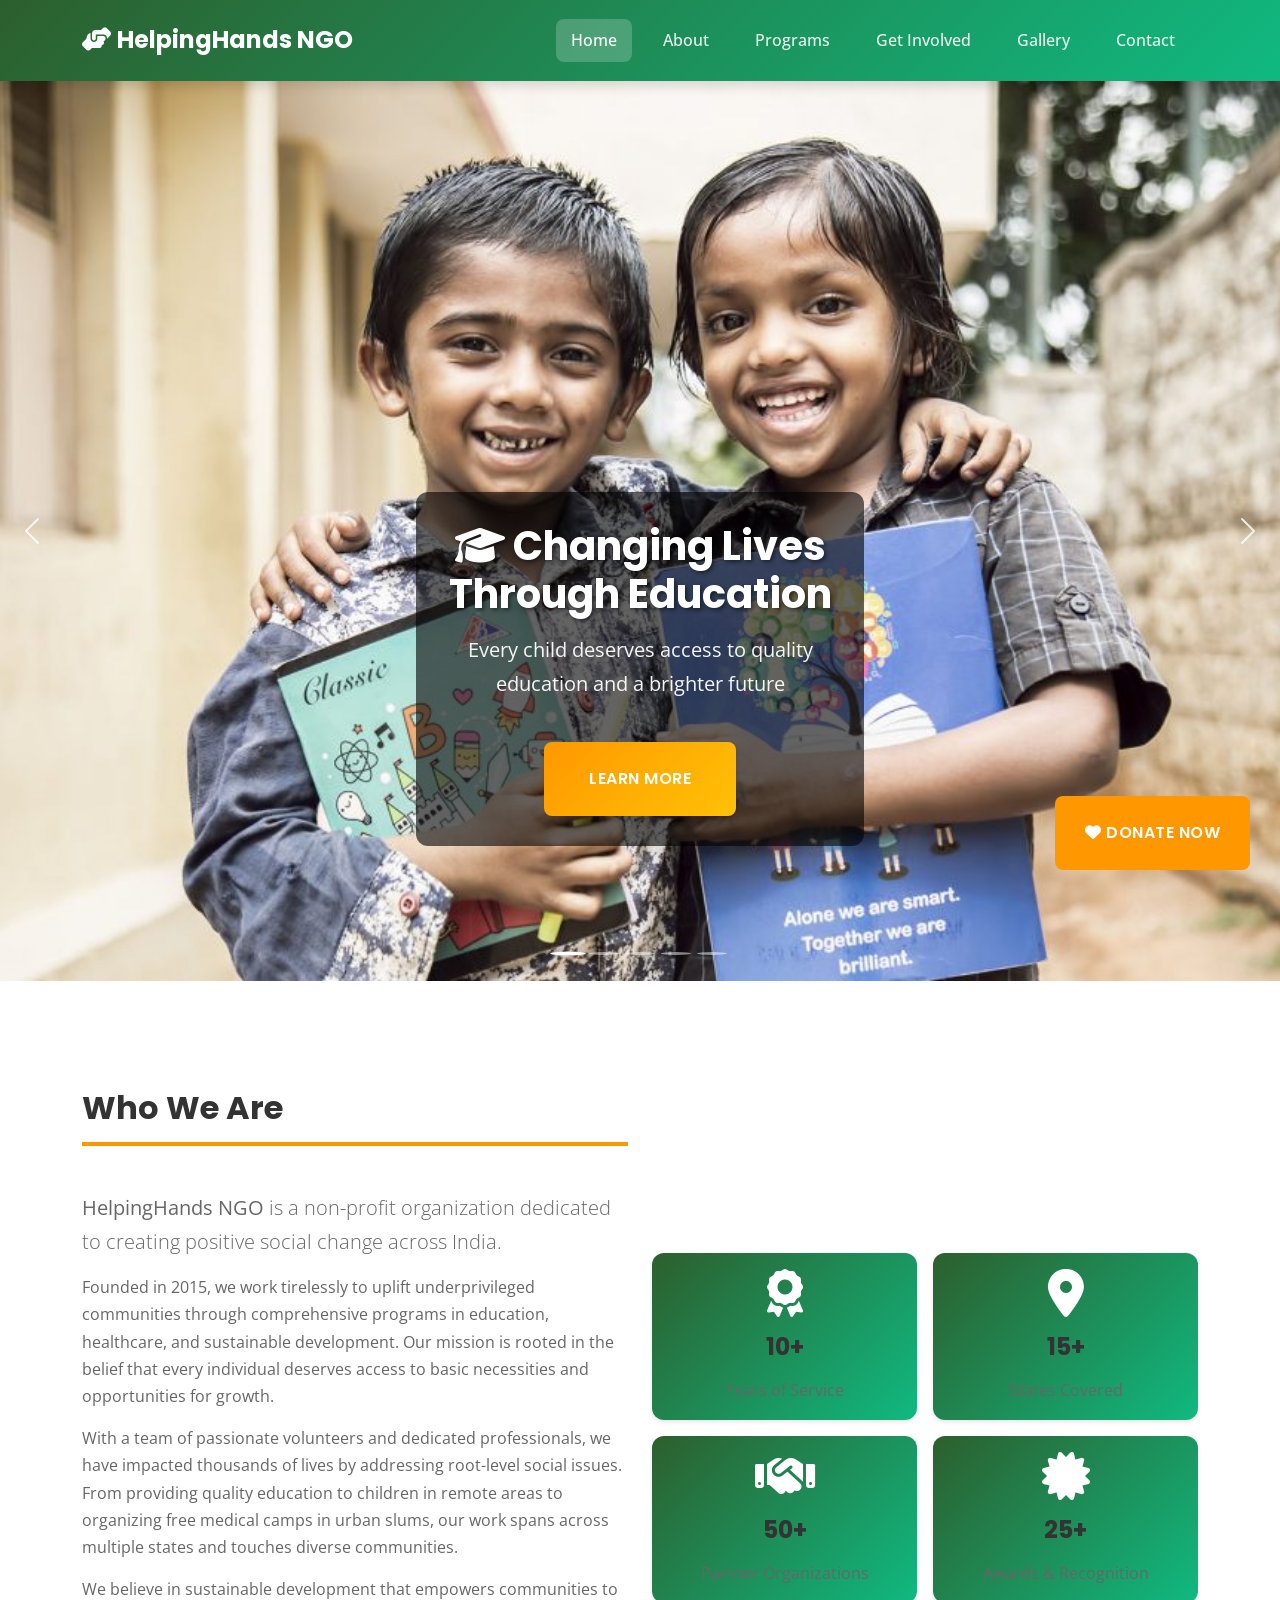
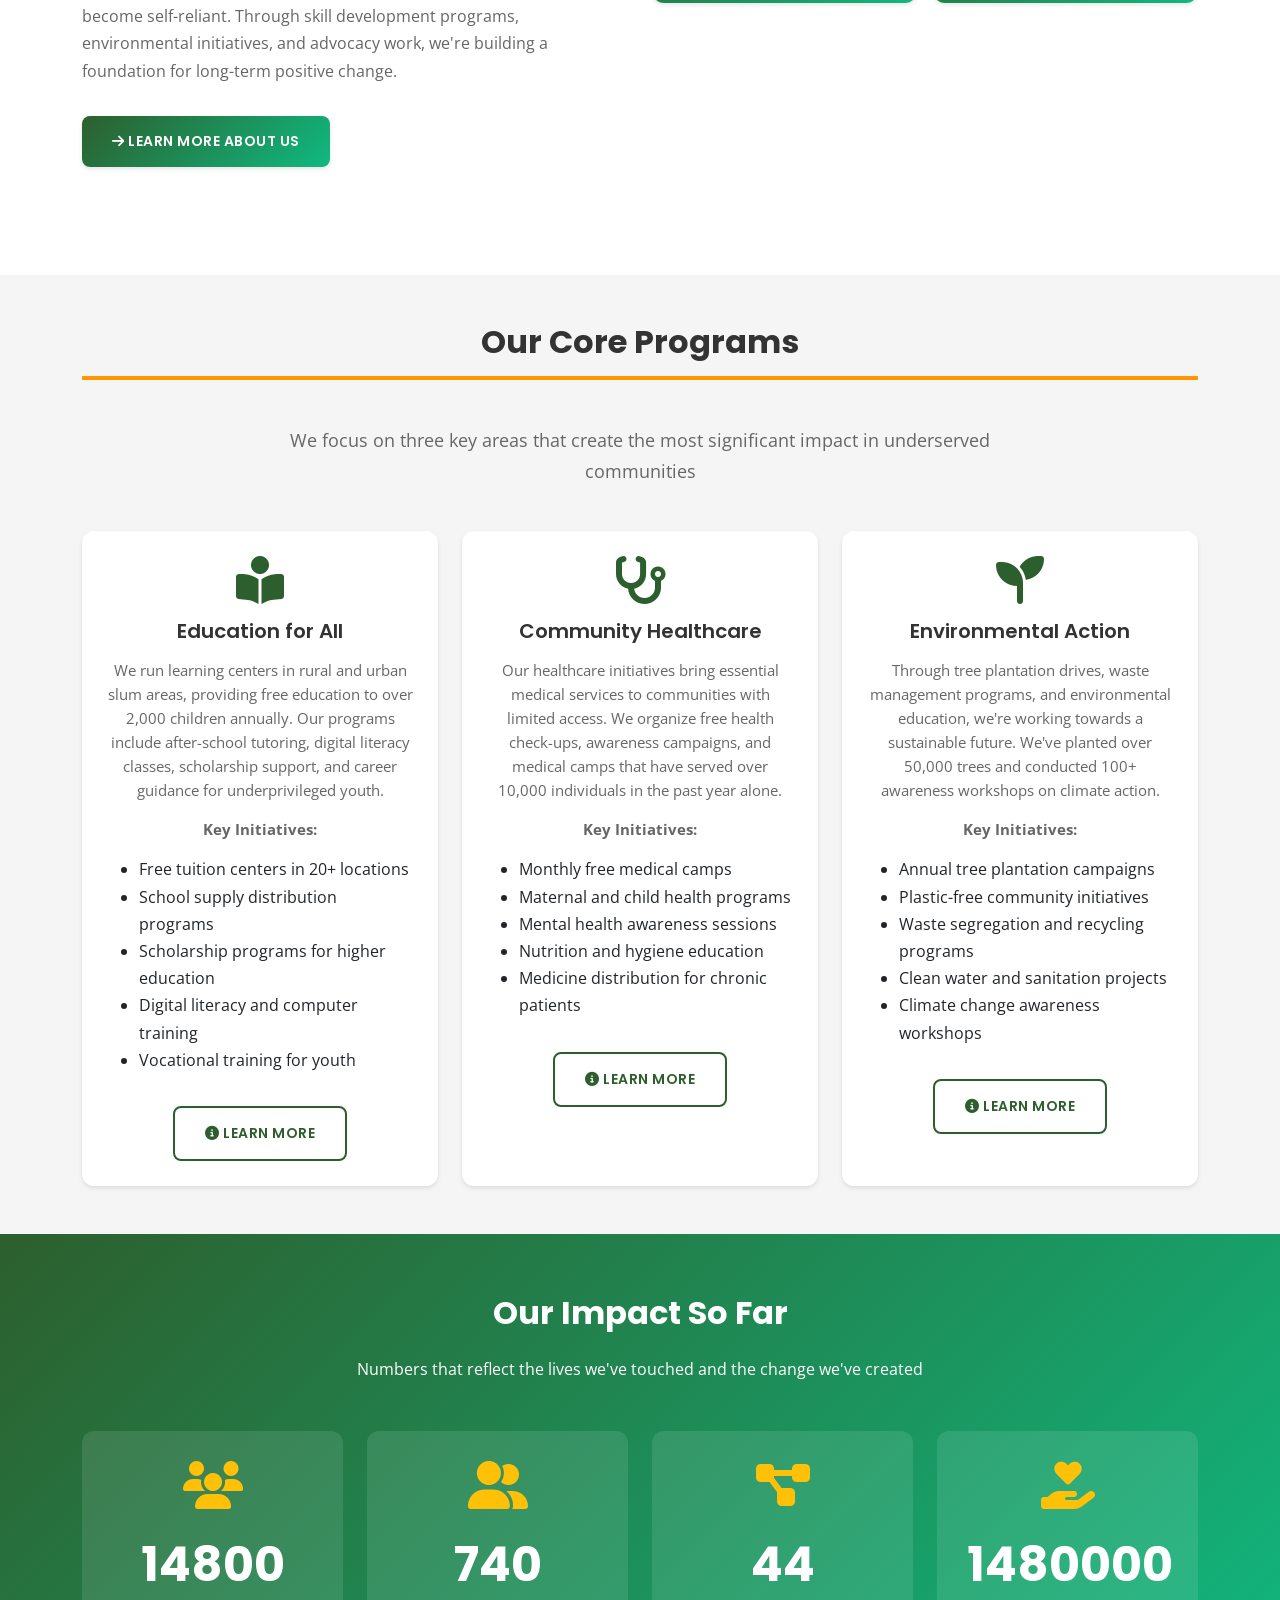
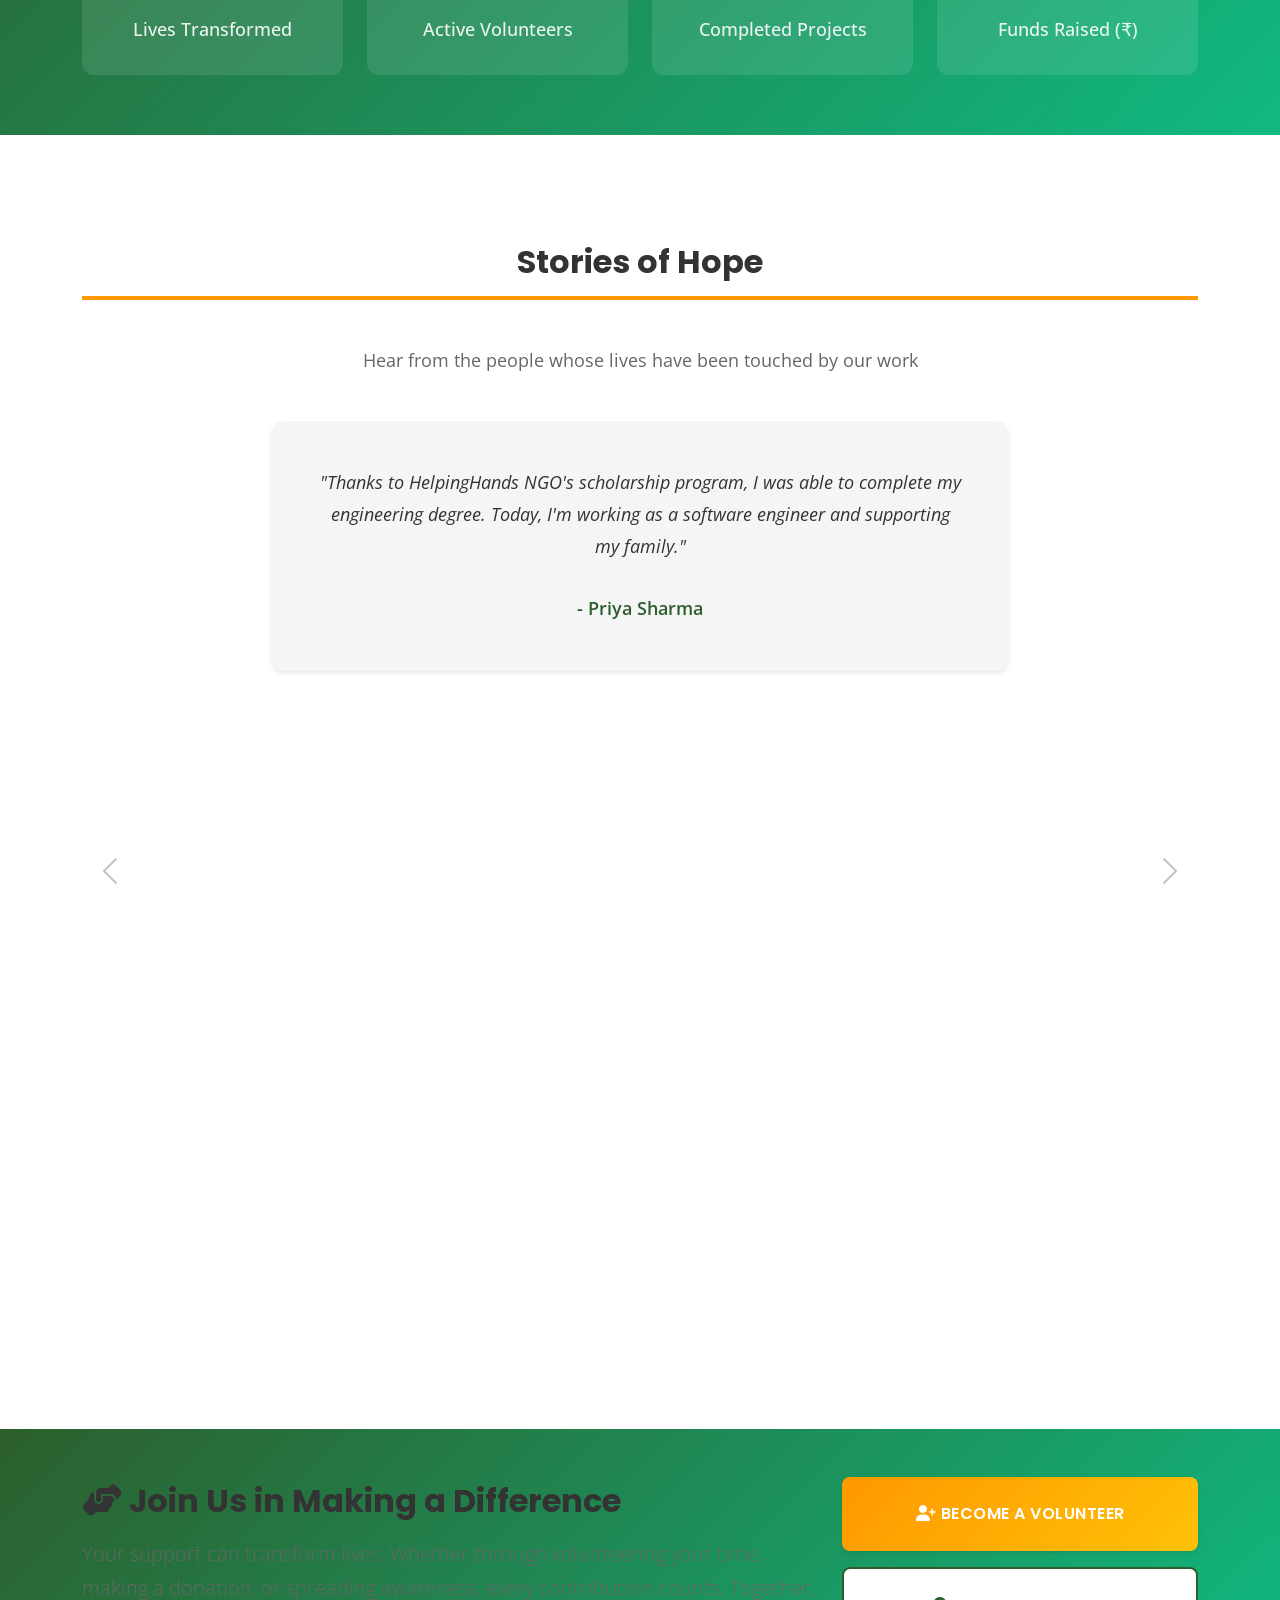
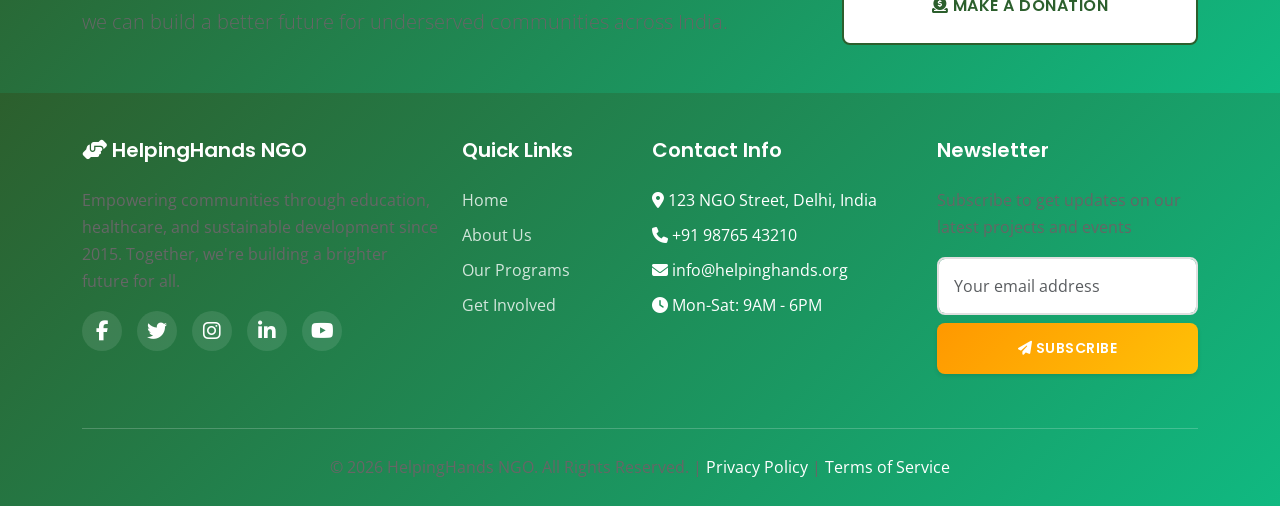
<file: index.html>
<!DOCTYPE html>
<html lang="en">

<head>
    <meta charset="UTF-8">
    <meta name="viewport" content="width=device-width, initial-scale=1.0">
    <meta name="description"
        content="HelpingHands NGO - Empowering communities through education, healthcare, and sustainable development. Join us in making a difference.">
    <meta name="keywords" content="NGO, charity, education, healthcare, environment, volunteer, donate">
    <title>HelpingHands NGO - Empowering Communities for a Better Tomorrow</title>

    <!-- Bootstrap CSS -->
    <link href="https://cdn.jsdelivr.net/npm/bootstrap@5.3.2/dist/css/bootstrap.min.css" rel="stylesheet">
    <!-- Font Awesome -->
    <link rel="stylesheet" href="https://cdnjs.cloudflare.com/ajax/libs/font-awesome/6.5.1/css/all.min.css">
    <!-- Custom CSS -->
    <link href="style.css" rel="stylesheet">
</head>

<body>

    <!-- Navbar -->
    <nav class="navbar navbar-expand-lg navbar-dark">
        <div class="container">
            <a class="navbar-brand" href="index.html">
                <i class="fas fa-hands-helping"></i> HelpingHands NGO
            </a>
            <button class="navbar-toggler" type="button" data-bs-toggle="collapse" data-bs-target="#navbarNav">
                <span class="navbar-toggler-icon"></span>
            </button>
            <div class="collapse navbar-collapse" id="navbarNav">
                <ul class="navbar-nav ms-auto">
                    <li class="nav-item"><a class="nav-link active" href="index.html">Home</a></li>
                    <li class="nav-item"><a class="nav-link" href="about.html">About</a></li>
                    <li class="nav-item"><a class="nav-link" href="causes.html">Programs</a></li>
                    <li class="nav-item"><a class="nav-link" href="volunteer.html">Get Involved</a></li>
                    <li class="nav-item"><a class="nav-link" href="gallery.html">Gallery</a></li>
                    <li class="nav-item"><a class="nav-link" href="contact.html">Contact</a></li>
                </ul>
            </div>
        </div>
    </nav>

    <!-- Hero Carousel -->
    <div id="heroCarousel" class="carousel slide" data-bs-ride="carousel">
        <div class="carousel-indicators">
            <button type="button" data-bs-target="#heroCarousel" data-bs-slide-to="0" class="active"></button>
            <button type="button" data-bs-target="#heroCarousel" data-bs-slide-to="1"></button>
            <button type="button" data-bs-target="#heroCarousel" data-bs-slide-to="2"></button>
            <button type="button" data-bs-target="#heroCarousel" data-bs-slide-to="3"></button>
            <button type="button" data-bs-target="#heroCarousel" data-bs-slide-to="4"></button>
        </div>
        <div class="carousel-inner">
            <div class="carousel-item active">
                <img src="images/homepage.jpg" class="d-block w-100" alt="Education for All">
                <div class="carousel-caption">
                    <h2><i class="fas fa-graduation-cap"></i> Changing Lives Through Education</h2>
                    <p>Every child deserves access to quality education and a brighter future</p>
                    <a href="causes.html" class="btn btn-secondary btn-lg mt-3">Learn More</a>
                </div>
            </div>
            <div class="carousel-item">
                <img src="images/homepage2.jpg" class="d-block w-100" alt="Healthcare Services">
                <div class="carousel-caption">
                    <h2><i class="fas fa-heartbeat"></i> Healthcare for the Underserved</h2>
                    <p>Providing essential medical services to communities in need</p>
                    <a href="causes.html" class="btn btn-secondary btn-lg mt-3">Our Programs</a>
                </div>
            </div>
            <div class="carousel-item">
                <img src="images/homepage3.jpg" class="d-block w-100" alt="Environmental Protection">
                <div class="carousel-caption">
                    <h2><i class="fas fa-leaf"></i> Protecting Our Environment</h2>
                    <p>Building a sustainable future through environmental action</p>
                    <a href="causes.html" class="btn btn-secondary btn-lg mt-3">Get Involved</a>
                </div>
            </div>
            <div class="carousel-item">
                <img src="images/homepage1.jpg" class="d-block w-100" alt="Community Development">
                <div class="carousel-caption">
                    <h2><i class="fas fa-users"></i> Empowering Communities</h2>
                    <p>Creating lasting change through community-driven initiatives</p>
                    <a href="volunteer.html" class="btn btn-secondary btn-lg mt-3">Volunteer Now</a>
                </div>
            </div>
            <div class="carousel-item">
                <img src="images/homepage4.jpg" class="d-block w-100" alt="Women Empowerment">
                <div class="carousel-caption">
                    <h2><i class="fas fa-female"></i> Women's Empowerment</h2>
                    <p>Supporting women through skill development and economic opportunities</p>
                    <a href="volunteer.html" class="btn btn-secondary btn-lg mt-3">Support Us</a>
                </div>
            </div>
        </div>
        <button class="carousel-control-prev" type="button" data-bs-target="#heroCarousel" data-bs-slide="prev">
            <span class="carousel-control-prev-icon"></span>
        </button>
        <button class="carousel-control-next" type="button" data-bs-target="#heroCarousel" data-bs-slide="next">
            <span class="carousel-control-next-icon"></span>
        </button>
    </div>

    <!-- Mission Statement -->
    <section class="container my-5">
        <div class="row align-items-center">
            <div class="col-lg-6 mb-4 mb-lg-0">
                <h2 class="section-title text-start">Who We Are</h2>
                <p class="lead">
                    <strong>HelpingHands NGO</strong> is a non-profit organization dedicated to creating positive social
                    change across India.
                </p>
                <p>
                    Founded in 2015, we work tirelessly to uplift underprivileged communities through comprehensive
                    programs in education, healthcare, and sustainable development. Our mission is rooted in the belief
                    that every individual deserves access to basic necessities and opportunities for growth.
                </p>
                <p>
                    With a team of passionate volunteers and dedicated professionals, we have impacted thousands of
                    lives by addressing root-level social issues. From providing quality education to children in remote
                    areas to organizing free medical camps in urban slums, our work spans across multiple states and
                    touches diverse communities.
                </p>
                <p>
                    We believe in sustainable development that empowers communities to become self-reliant. Through
                    skill development programs, environmental initiatives, and advocacy work, we're building a
                    foundation for long-term positive change.
                </p>
                <a href="about.html" class="btn btn-primary mt-3">
                    <i class="fas fa-arrow-right"></i> Learn More About Us
                </a>
            </div>
            <div class="col-lg-6">
                <div class="row g-3">
                    <div class="col-6">
                        <div class="card text-center p-3 card-gradient">
                            <i class="fas fa-award fa-3x mb-3"></i>
                            <h4>10+</h4>
                            <p class="mb-0">Years of Service</p>
                        </div>
                    </div>
                    <div class="col-6">
                        <div class="card text-center p-3 card-gradient">
                            <i class="fas fa-map-marker-alt fa-3x mb-3"></i>
                            <h4>15+</h4>
                            <p class="mb-0">States Covered</p>
                        </div>
                    </div>
                    <div class="col-6">
                        <div class="card text-center p-3 card-gradient">
                            <i class="fas fa-handshake fa-3x mb-3"></i>
                            <h4>50+</h4>
                            <p class="mb-0">Partner Organizations</p>
                        </div>
                    </div>
                    <div class="col-6">
                        <div class="card text-center p-3 card-gradient">
                            <i class="fas fa-certificate fa-3x mb-3"></i>
                            <h4>25+</h4>
                            <p class="mb-0">Awards & Recognition</p>
                        </div>
                    </div>
                </div>
            </div>
        </div>
    </section>

    <!-- Core Programs -->
    <section class="bg-light-custom py-5">
        <div class="container">
            <h2 class="section-title">Our Core Programs</h2>
            <p class="section-subtitle">
                We focus on three key areas that create the most significant impact in underserved communities
            </p>
            <div class="row g-4">
                <div class="col-md-4">
                    <div class="card h-100">
                        <div class="card-body text-center">
                            <i class="fas fa-book-reader card-icon"></i>
                            <h5 class="card-title">Education for All</h5>
                            <p class="card-text">
                                We run learning centers in rural and urban slum areas, providing free education to over
                                2,000 children annually. Our programs include after-school tutoring, digital literacy
                                classes, scholarship support, and career guidance for underprivileged youth.
                            </p>
                            <p class="card-text">
                                <strong>Key Initiatives:</strong>
                            </p>
                            <ul class="text-start">
                                <li>Free tuition centers in 20+ locations</li>
                                <li>School supply distribution programs</li>
                                <li>Scholarship programs for higher education</li>
                                <li>Digital literacy and computer training</li>
                                <li>Vocational training for youth</li>
                            </ul>
                            <a href="causes.html" class="btn btn-outline-primary mt-3">
                                <i class="fas fa-info-circle"></i> Learn More
                            </a>
                        </div>
                    </div>
                </div>
                <div class="col-md-4">
                    <div class="card h-100">
                        <div class="card-body text-center">
                            <i class="fas fa-stethoscope card-icon"></i>
                            <h5 class="card-title">Community Healthcare</h5>
                            <p class="card-text">
                                Our healthcare initiatives bring essential medical services to communities with limited
                                access. We organize free health check-ups, awareness campaigns, and medical camps that
                                have served over 10,000 individuals in the past year alone.
                            </p>
                            <p class="card-text">
                                <strong>Key Initiatives:</strong>
                            </p>
                            <ul class="text-start">
                                <li>Monthly free medical camps</li>
                                <li>Maternal and child health programs</li>
                                <li>Mental health awareness sessions</li>
                                <li>Nutrition and hygiene education</li>
                                <li>Medicine distribution for chronic patients</li>
                            </ul>
                            <a href="causes.html" class="btn btn-outline-primary mt-3">
                                <i class="fas fa-info-circle"></i> Learn More
                            </a>
                        </div>
                    </div>
                </div>
                <div class="col-md-4">
                    <div class="card h-100">
                        <div class="card-body text-center">
                            <i class="fas fa-seedling card-icon"></i>
                            <h5 class="card-title">Environmental Action</h5>
                            <p class="card-text">
                                Through tree plantation drives, waste management programs, and environmental education,
                                we're working towards a sustainable future. We've planted over 50,000 trees and
                                conducted 100+ awareness workshops on climate action.
                            </p>
                            <p class="card-text">
                                <strong>Key Initiatives:</strong>
                            </p>
                            <ul class="text-start">
                                <li>Annual tree plantation campaigns</li>
                                <li>Plastic-free community initiatives</li>
                                <li>Waste segregation and recycling programs</li>
                                <li>Clean water and sanitation projects</li>
                                <li>Climate change awareness workshops</li>
                            </ul>
                            <a href="causes.html" class="btn btn-outline-primary mt-3">
                                <i class="fas fa-info-circle"></i> Learn More
                            </a>
                        </div>
                    </div>
                </div>
            </div>
        </div>
    </section>

    <!-- Impact Statistics -->
    <section class="stats-section">
        <div class="container">
            <h2 class="text-center mb-4 text-white">Our Impact So Far</h2>
            <p class="text-center text-white mb-5">Numbers that reflect the lives we've touched and the change we've
                created</p>
            <div class="row g-4">
                <div class="col-md-3 col-sm-6">
                    <div class="stat-card">
                        <i class="fas fa-users stat-icon"></i>
                        <div class="stat-number counter" data-target="50000">0</div>
                        <div class="stat-label">Lives Transformed</div>
                    </div>
                </div>
                <div class="col-md-3 col-sm-6">
                    <div class="stat-card">
                        <i class="fas fa-user-friends stat-icon"></i>
                        <div class="stat-number counter" data-target="2500">0</div>
                        <div class="stat-label">Active Volunteers</div>
                    </div>
                </div>
                <div class="col-md-3 col-sm-6">
                    <div class="stat-card">
                        <i class="fas fa-project-diagram stat-icon"></i>
                        <div class="stat-number counter" data-target="150">0</div>
                        <div class="stat-label">Completed Projects</div>
                    </div>
                </div>
                <div class="col-md-3 col-sm-6">
                    <div class="stat-card">
                        <i class="fas fa-hand-holding-heart stat-icon"></i>
                        <div class="stat-number counter" data-target="5000000">0</div>
                        <div class="stat-label">Funds Raised (₹)</div>
                    </div>
                </div>
            </div>
        </div>
    </section>

    <!-- Stories Section -->
    <section class="container my-5">
        <h2 class="section-title">Stories of Hope</h2>
        <p class="section-subtitle">
            Hear from the people whose lives have been touched by our work
        </p>
        <div id="storySlider" class="carousel slide" data-bs-ride="carousel" data-bs-interval="4000">
            <div class="carousel-indicators">
                <button type="button" data-bs-target="#storySlider" data-bs-slide-to="0" class="active"
                    aria-current="true" aria-label="Story 1"></button>
                <button type="button" data-bs-target="#storySlider" data-bs-slide-to="1" aria-label="Story 2"></button>
                <button type="button" data-bs-target="#storySlider" data-bs-slide-to="2" aria-label="Story 3"></button>
            </div>
            <div class="carousel-inner">
                <div class="carousel-item active" data-bs-interval="4000">
                    <div class="row justify-content-center">
                        <div class="col-md-8">
                            <div class="story-box">
                                <p class="story-quote">
                                    "Thanks to HelpingHands NGO's scholarship program, I was able to complete my
                                    engineering degree. Today, I'm working as a software engineer and supporting my
                                    family."
                                </p>
                                <p class="person-name">- Priya Sharma</p>
                            </div>
                        </div>
                    </div>
                </div>
                <div class="carousel-item" data-bs-interval="4000">
                    <div class="row justify-content-center">
                        <div class="col-md-8">
                            <div class="story-box">
                                <p class="story-quote">
                                    "The free medical camp organized by HelpingHands in our village saved my mother's
                                    life. They detected her diabetes early and provided free medication."
                                </p>
                                <p class="person-name">- Rajesh Kumar</p>
                            </div>
                        </div>
                    </div>
                </div>
                <div class="carousel-item" data-bs-interval="4000">
                    <div class="row justify-content-center">
                        <div class="col-md-8">
                            <div class="story-box">
                                <p class="story-quote">
                                    "Volunteering with HelpingHands has been the most rewarding experience of my life.
                                    Teaching children who are eager to learn has taught me about resilience."
                                </p>
                                <p class="person-name">- Anita Desai</p>
                            </div>
                        </div>
                    </div>
                </div>
            </div>
            <button class="carousel-control-prev" type="button" data-bs-target="#storySlider" data-bs-slide="prev">
                <span class="carousel-control-prev-icon" aria-hidden="true"></span>
                <span class="visually-hidden">Previous</span>
            </button>
            <button class="carousel-control-next" type="button" data-bs-target="#storySlider" data-bs-slide="next">
                <span class="carousel-control-next-icon" aria-hidden="true"></span>
                <span class="visually-hidden">Next</span>
            </button>
        </div>
    </section>

    <!-- Call to Action -->
    <section class="bg-gradient-primary py-5">
        <div class="container">
            <div class="row align-items-center">
                <div class="col-lg-8 text-white mb-4 mb-lg-0">
                    <h2 class="mb-3"><i class="fas fa-hands-helping"></i> Join Us in Making a Difference</h2>
                    <p class="lead mb-0">
                        Your support can transform lives. Whether through volunteering your time, making a donation, or
                        spreading awareness, every contribution counts. Together, we can build a better future for
                        underserved communities across India.
                    </p>
                </div>
                <div class="col-lg-4 text-center">
                    <a href="volunteer.html" class="btn btn-secondary btn-lg mb-3 w-100">
                        <i class="fas fa-user-plus"></i> Become a Volunteer
                    </a>
                    <a href="volunteer.html#donate" class="btn btn-outline-primary btn-lg w-100"
                        style="background: white;">
                        <i class="fas fa-donate"></i> Make a Donation
                    </a>
                </div>
            </div>
        </div>
    </section>

    <!-- Footer -->
    <footer>
        <div class="container">
            <div class="row">
                <div class="col-lg-4 footer-section">
                    <h5 class="footer-title">
                        <i class="fas fa-hands-helping"></i> HelpingHands NGO
                    </h5>
                    <p>
                        Empowering communities through education, healthcare, and sustainable development since 2015.
                        Together, we're building a brighter future for all.
                    </p>
                    <div class="social-icons mt-3">
                        <a href="#" class="social-icon"><i class="fab fa-facebook-f"></i></a>
                        <a href="#" class="social-icon"><i class="fab fa-twitter"></i></a>
                        <a href="#" class="social-icon"><i class="fab fa-instagram"></i></a>
                        <a href="#" class="social-icon"><i class="fab fa-linkedin-in"></i></a>
                        <a href="#" class="social-icon"><i class="fab fa-youtube"></i></a>
                    </div>
                </div>
                <div class="col-lg-2 col-md-6 footer-section">
                    <h5 class="footer-title">Quick Links</h5>
                    <ul class="footer-links">
                        <li><a href="index.html">Home</a></li>
                        <li><a href="about.html">About Us</a></li>
                        <li><a href="causes.html">Our Programs</a></li>
                        <li><a href="volunteer.html">Get Involved</a></li>
                    </ul>
                </div>
                <div class="col-lg-3 col-md-6 footer-section">
                    <h5 class="footer-title">Contact Info</h5>
                    <ul class="footer-links">
                        <li><i class="fas fa-map-marker-alt"></i> 123 NGO Street, Delhi, India</li>
                        <li><i class="fas fa-phone"></i> +91 98765 43210</li>
                        <li><i class="fas fa-envelope"></i> info@helpinghands.org</li>
                        <li><i class="fas fa-clock"></i> Mon-Sat: 9AM - 6PM</li>
                    </ul>
                </div>
                <div class="col-lg-3 footer-section">
                    <h5 class="footer-title">Newsletter</h5>
                    <p>Subscribe to get updates on our latest projects and events</p>
                    <form class="mt-3">
                        <div class="mb-2">
                            <input type="email" class="form-control" placeholder="Your email address" required>
                        </div>
                        <button type="submit" class="btn btn-secondary w-100">
                            <i class="fas fa-paper-plane"></i> Subscribe
                        </button>
                    </form>
                </div>
            </div>
            <div class="footer-bottom mt-4">
                <p class="mb-0">
                    © 2026 HelpingHands NGO. All Rights Reserved. |
                    <a href="#" class="text-white">Privacy Policy</a> |
                    <a href="#" class="text-white">Terms of Service</a>
                </p>
            </div>
        </div>
    </footer>

    <!-- Sticky Donate Button -->
    <div class="sticky-donate">
        <a href="volunteer.html#donate" class="btn">
            <i class="fas fa-heart"></i> Donate Now
        </a>
    </div>

    <!-- Back to Top Button -->
    <div class="back-to-top">
        <i class="fas fa-arrow-up"></i>
    </div>

    <!-- Bootstrap JS -->
    <script src="https://cdn.jsdelivr.net/npm/bootstrap@5.3.2/dist/js/bootstrap.bundle.min.js"></script>
    <!-- Custom JS -->
    <script src="script.js"></script>
</body>

</html>
</file>
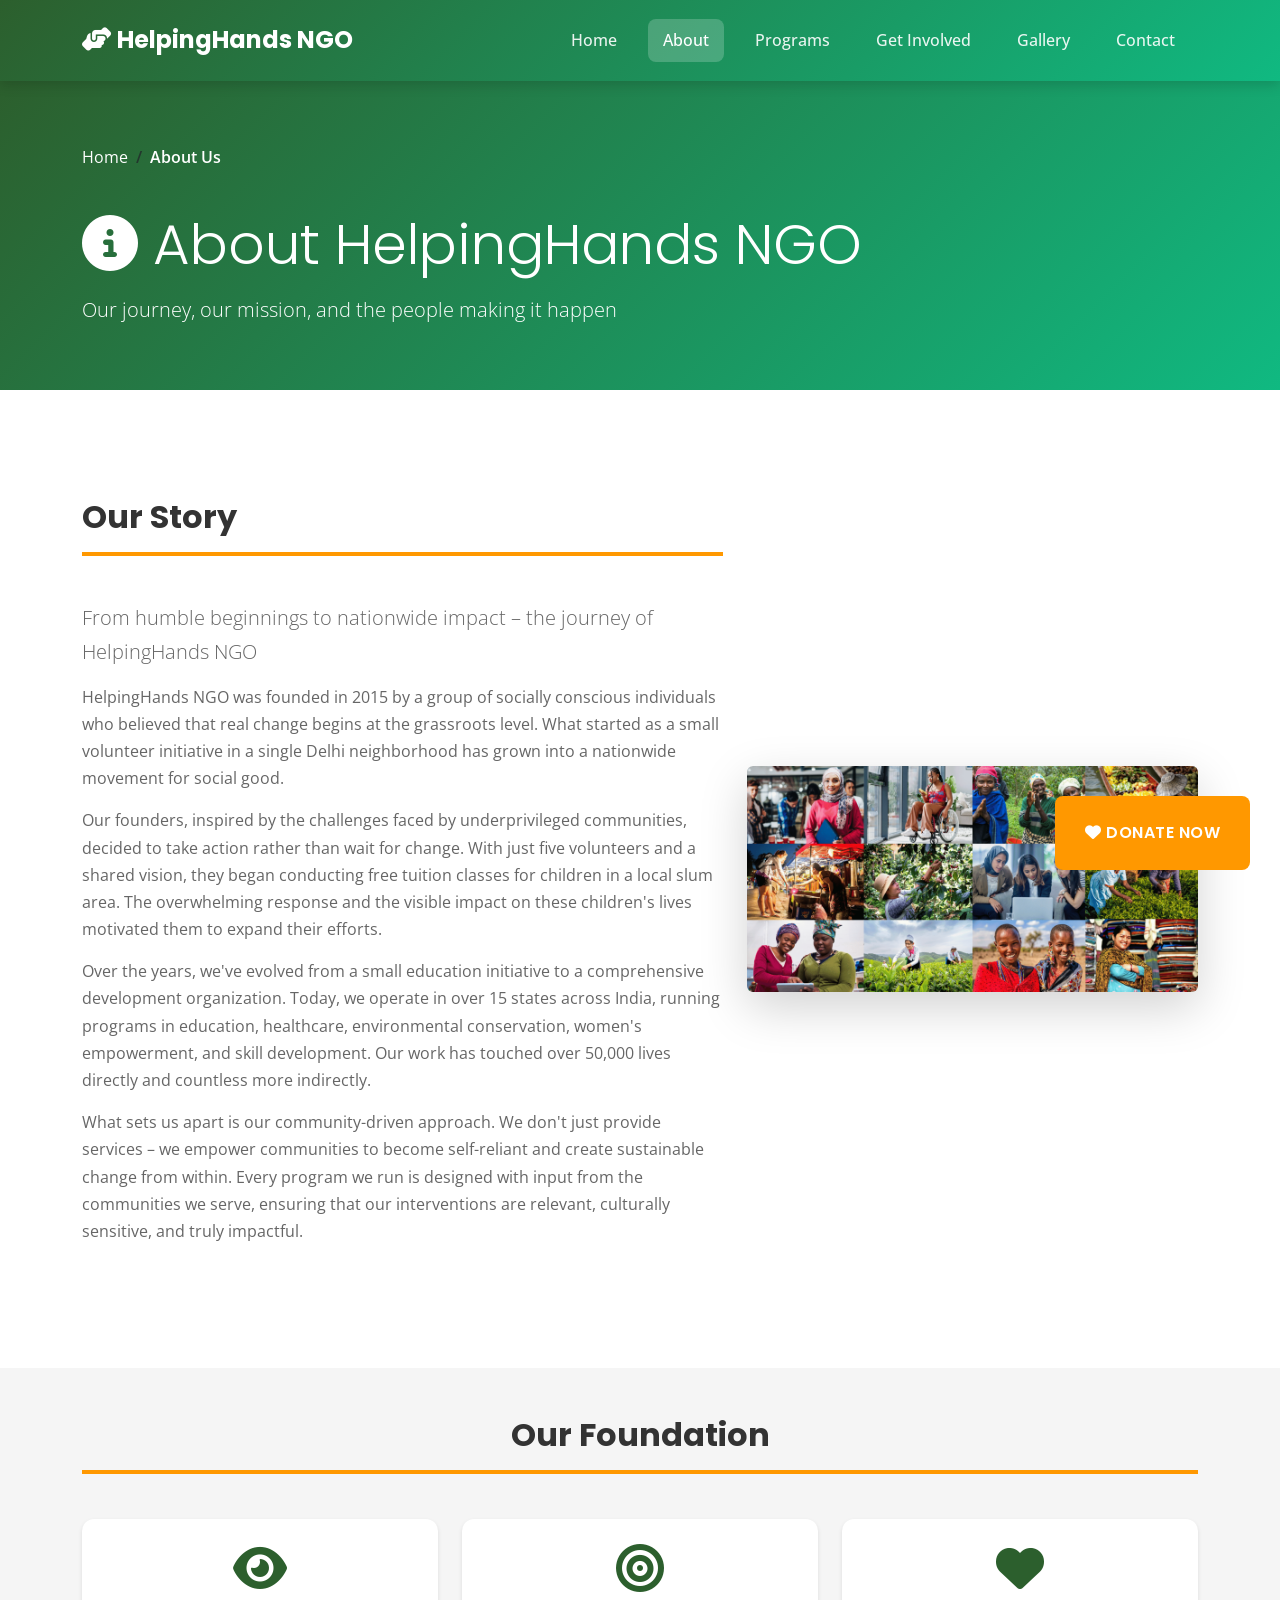
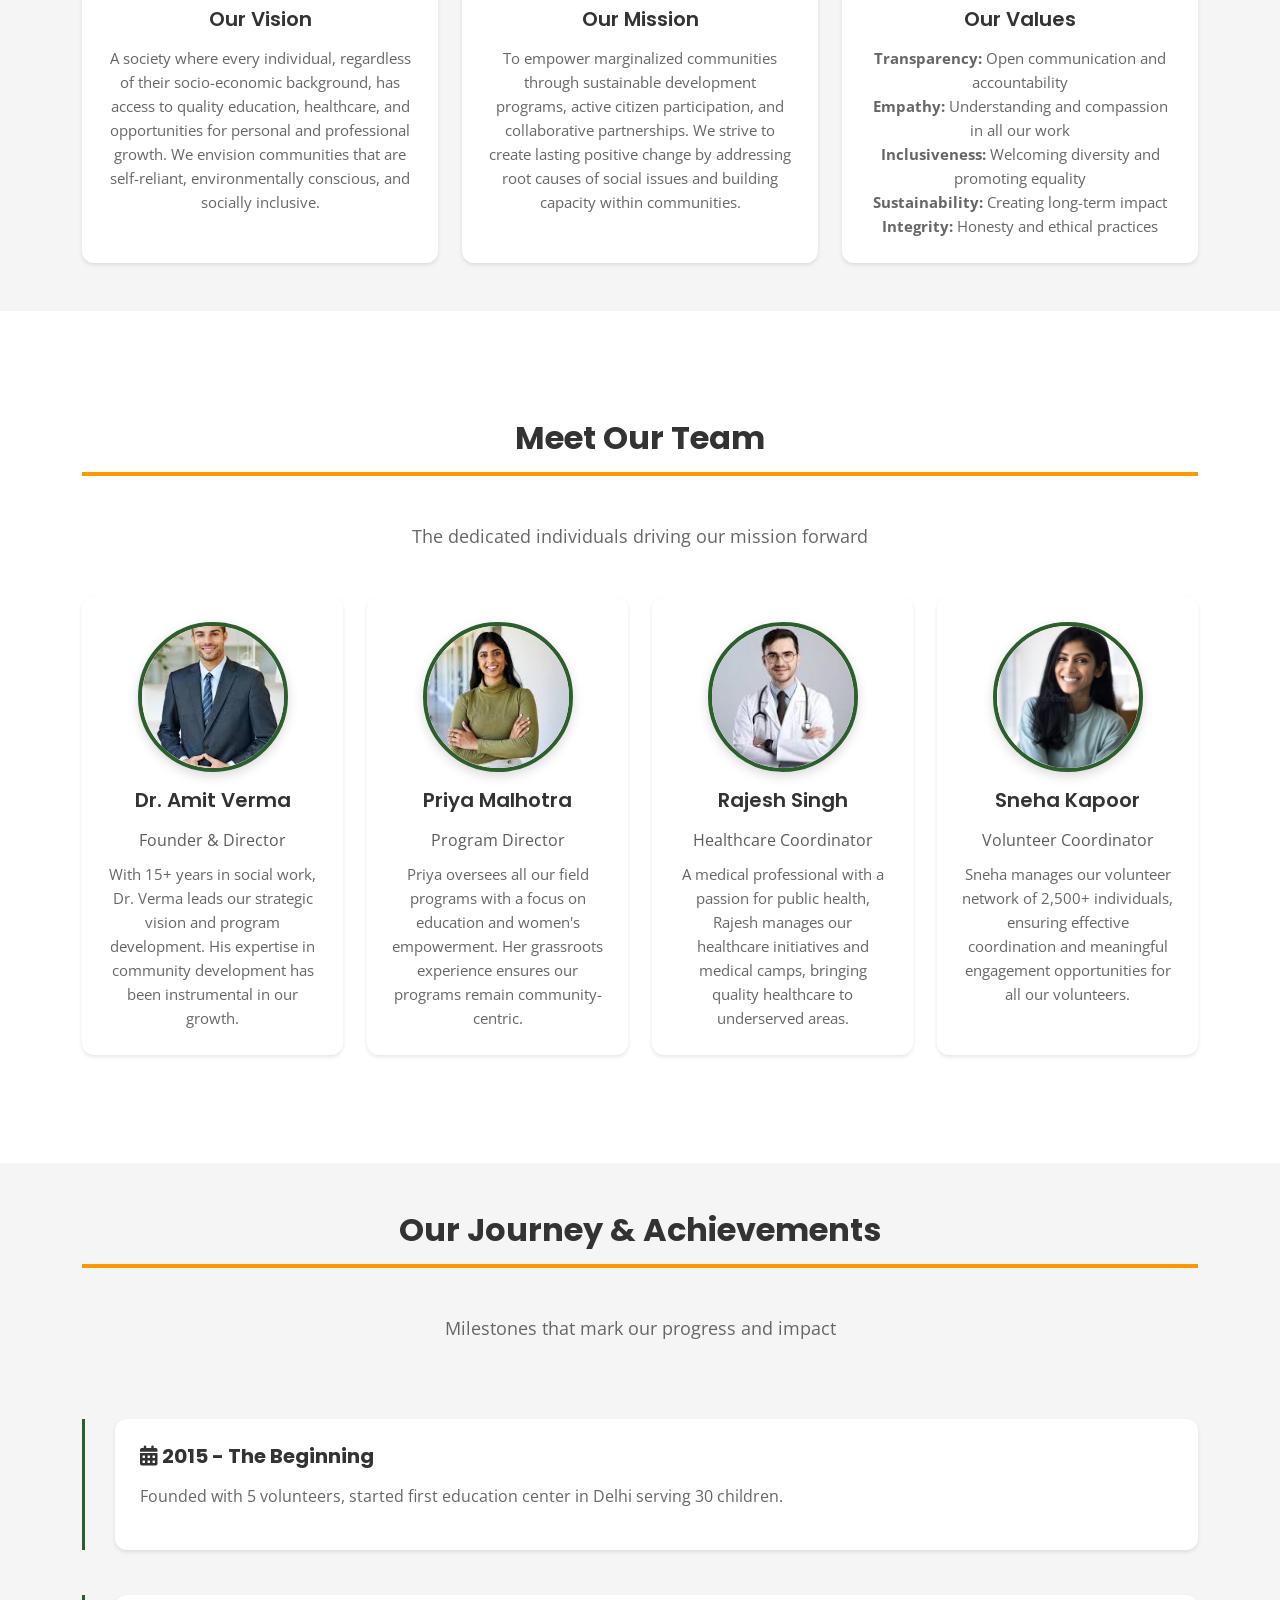
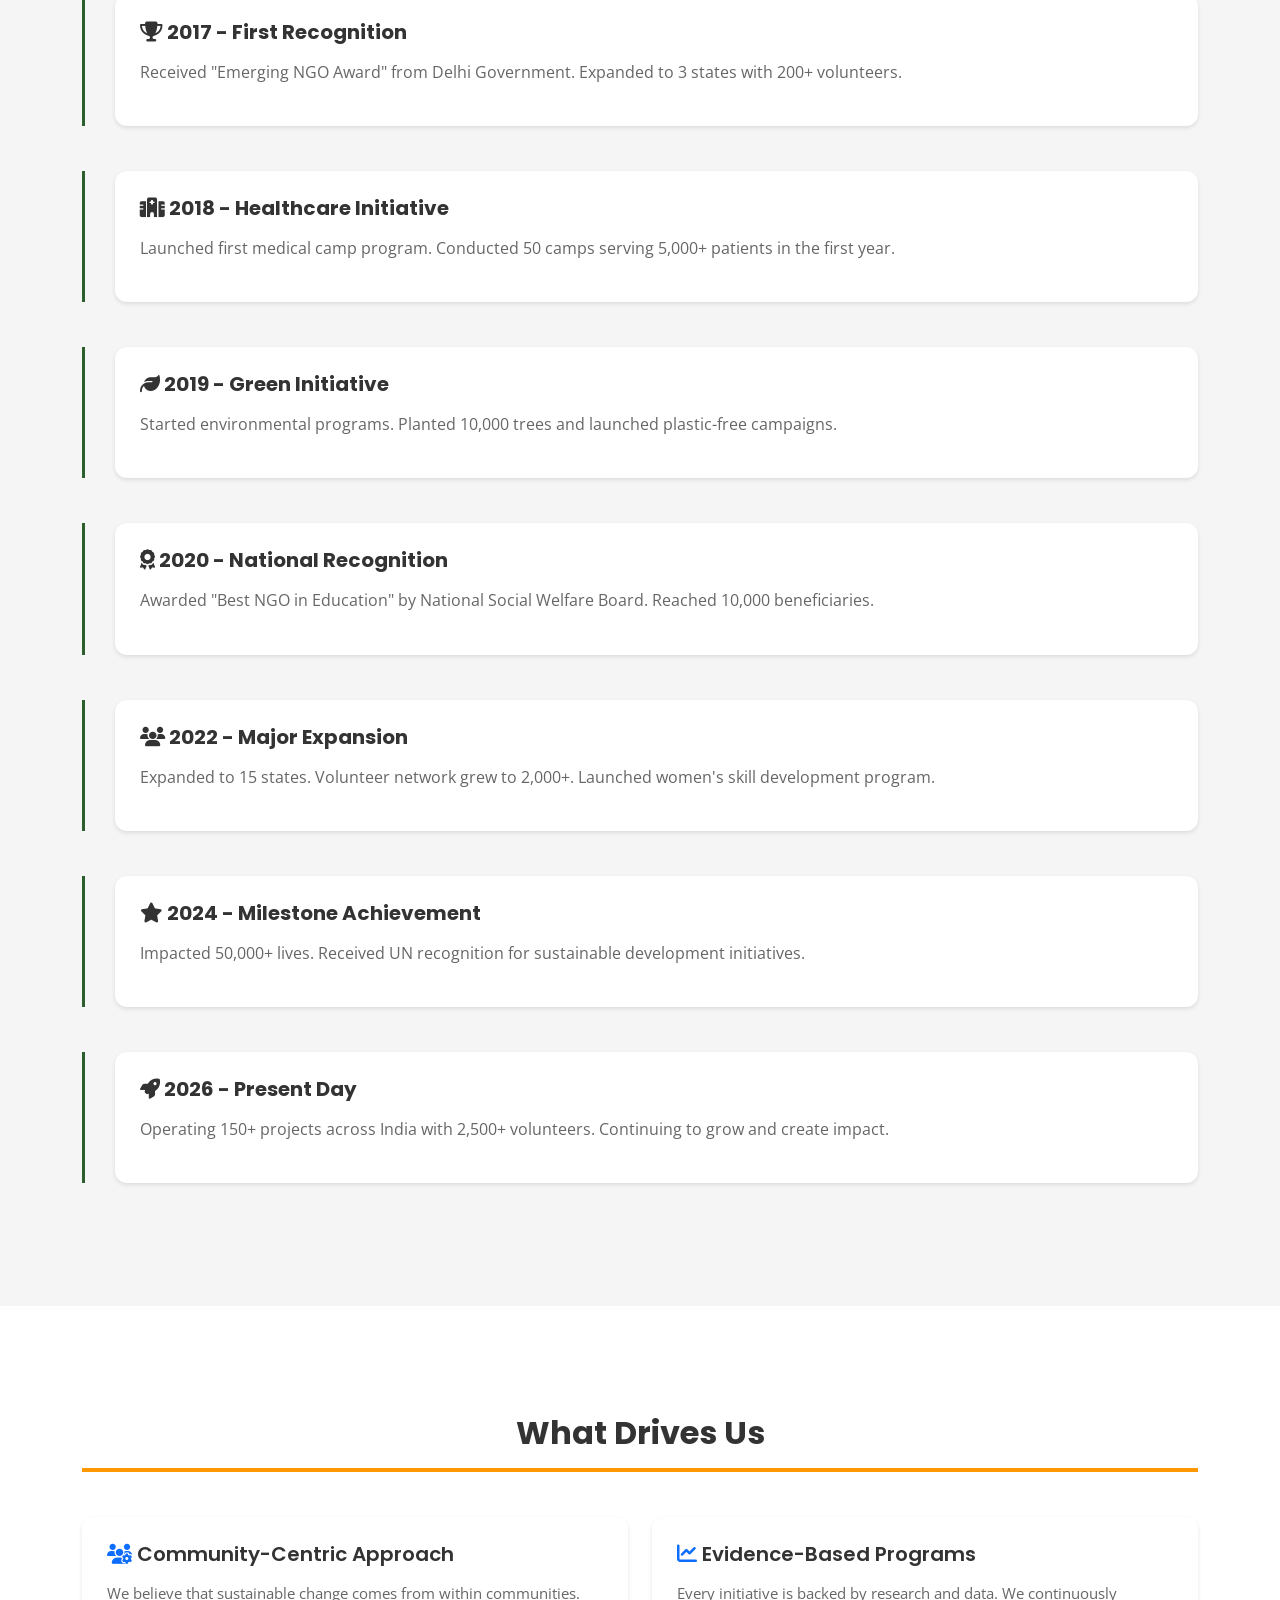
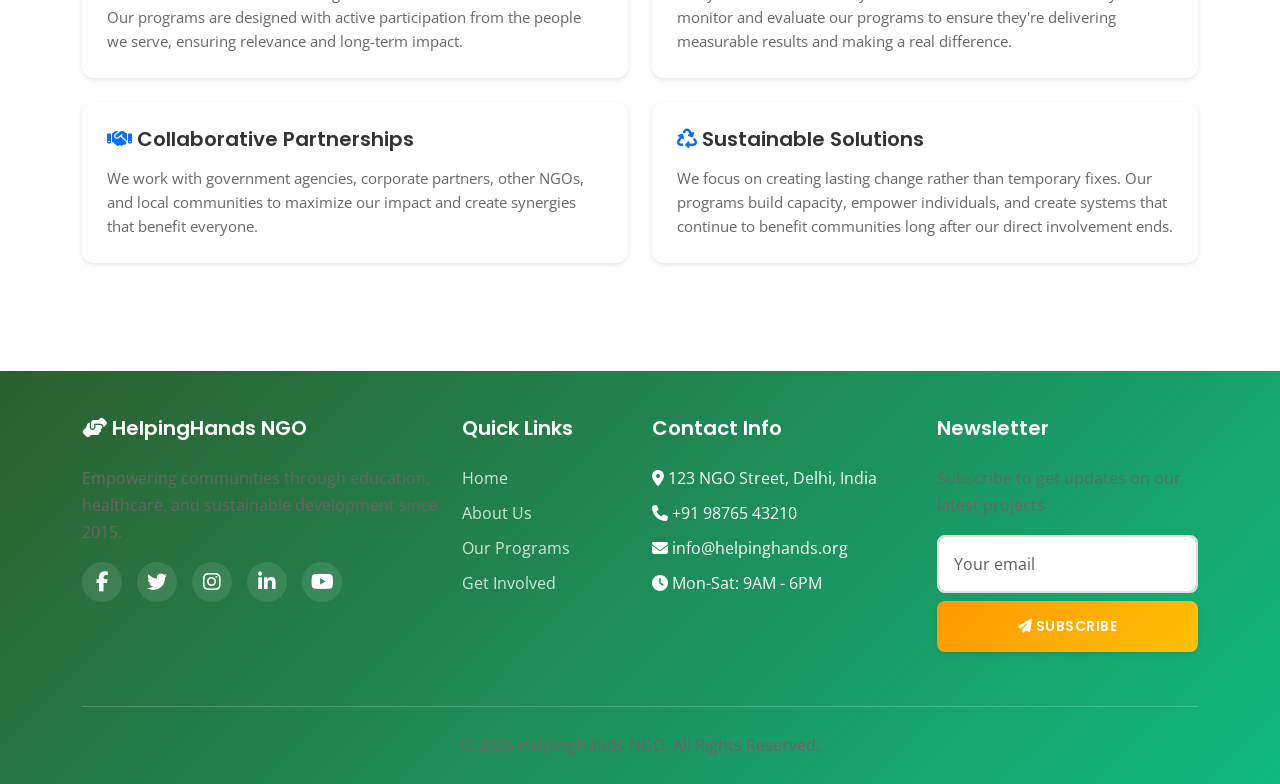
<file: about.html>
<!DOCTYPE html>
<html lang="en">

<head>
    <meta charset="UTF-8">
    <meta name="viewport" content="width=device-width, initial-scale=1.0">
    <meta name="description"
        content="Learn about HelpingHands NGO - Our story, mission, vision, team, and achievements in empowering communities.">
    <title>About Us - HelpingHands NGO</title>
    <link href="https://cdn.jsdelivr.net/npm/bootstrap@5.3.2/dist/css/bootstrap.min.css" rel="stylesheet">
    <link rel="stylesheet" href="https://cdnjs.cloudflare.com/ajax/libs/font-awesome/6.5.1/css/all.min.css">
    <link href="style.css" rel="stylesheet">
</head>

<body>

    <!-- Navbar -->
    <nav class="navbar navbar-expand-lg navbar-dark">
        <div class="container">
            <a class="navbar-brand" href="index.html">
                <i class="fas fa-hands-helping"></i> HelpingHands NGO
            </a>
            <button class="navbar-toggler" type="button" data-bs-toggle="collapse" data-bs-target="#navbarNav">
                <span class="navbar-toggler-icon"></span>
            </button>
            <div class="collapse navbar-collapse" id="navbarNav">
                <ul class="navbar-nav ms-auto">
                    <li class="nav-item"><a class="nav-link" href="index.html">Home</a></li>
                    <li class="nav-item"><a class="nav-link active" href="about.html">About</a></li>
                    <li class="nav-item"><a class="nav-link" href="causes.html">Programs</a></li>
                    <li class="nav-item"><a class="nav-link" href="volunteer.html">Get Involved</a></li>
                    <li class="nav-item"><a class="nav-link" href="gallery.html">Gallery</a></li>
                    <li class="nav-item"><a class="nav-link" href="contact.html">Contact</a></li>
                </ul>
            </div>
        </div>
    </nav>

    <!-- Page Header -->
    <section class="bg-gradient-primary text-white py-5">
        <div class="container">
            <nav aria-label="breadcrumb">
                <ol class="breadcrumb">
                    <li class="breadcrumb-item"><a href="index.html" class="text-white">Home</a></li>
                    <li class="breadcrumb-item active text-white">About Us</li>
                </ol>
            </nav>
            <h1 class="display-4 text-white"><i class="fas fa-info-circle"></i> About HelpingHands NGO</h1>
            <p class="lead text-white">Our journey, our mission, and the people making it happen</p>
        </div>
    </section>

    <!-- Our Story -->
    <section class="container my-5">
        <div class="row align-items-center">
            <div class="col-lg-7 mb-4 mb-lg-0">
                <h2 class="section-title text-start">Our Story</h2>
                <p class="lead">
                    From humble beginnings to nationwide impact – the journey of HelpingHands NGO
                </p>
                <p>
                    HelpingHands NGO was founded in 2015 by a group of socially conscious individuals who believed that
                    real change begins at the grassroots level. What started as a small volunteer initiative in a single
                    Delhi neighborhood has grown into a nationwide movement for social good.
                </p>
                <p>
                    Our founders, inspired by the challenges faced by underprivileged communities, decided to take
                    action rather than wait for change. With just five volunteers and a shared vision, they began
                    conducting free tuition classes for children in a local slum area. The overwhelming response and the
                    visible impact on these children's lives motivated them to expand their efforts.
                </p>
                <p>
                    Over the years, we've evolved from a small education initiative to a comprehensive development
                    organization. Today, we operate in over 15 states across India, running programs in education,
                    healthcare, environmental conservation, women's empowerment, and skill development. Our work has
                    touched over 50,000 lives directly and countless more indirectly.
                </p>
                <p>
                    What sets us apart is our community-driven approach. We don't just provide services – we empower
                    communities to become self-reliant and create sustainable change from within. Every program we run
                    is designed with input from the communities we serve, ensuring that our interventions are relevant,
                    culturally sensitive, and truly impactful.
                </p>
            </div>
            <div class="col-lg-5">
                <img src="images/about1.jpg" alt="Our Story" class="img-fluid rounded shadow-lg">
            </div>
        </div>
    </section>

    <!-- Vision, Mission, Values -->
    <section class="bg-light-custom py-5">
        <div class="container">
            <h2 class="section-title">Our Foundation</h2>
            <div class="row g-4">
                <div class="col-md-4">
                    <div class="card h-100 text-center">
                        <div class="card-body">
                            <i class="fas fa-eye card-icon"></i>
                            <h5 class="card-title">Our Vision</h5>
                            <p class="card-text">
                                A society where every individual, regardless of their socio-economic background, has
                                access to quality education, healthcare, and opportunities for personal and professional
                                growth. We envision communities that are self-reliant, environmentally conscious, and
                                socially inclusive.
                            </p>
                        </div>
                    </div>
                </div>
                <div class="col-md-4">
                    <div class="card h-100 text-center">
                        <div class="card-body">
                            <i class="fas fa-bullseye card-icon"></i>
                            <h5 class="card-title">Our Mission</h5>
                            <p class="card-text">
                                To empower marginalized communities through sustainable development programs, active
                                citizen participation, and collaborative partnerships. We strive to create lasting
                                positive change by addressing root causes of social issues and building capacity within
                                communities.
                            </p>
                        </div>
                    </div>
                </div>
                <div class="col-md-4">
                    <div class="card h-100 text-center">
                        <div class="card-body">
                            <i class="fas fa-heart card-icon"></i>
                            <h5 class="card-title">Our Values</h5>
                            <p class="card-text">
                                <strong>Transparency:</strong> Open communication and accountability<br>
                                <strong>Empathy:</strong> Understanding and compassion in all our work<br>
                                <strong>Inclusiveness:</strong> Welcoming diversity and promoting equality<br>
                                <strong>Sustainability:</strong> Creating long-term impact<br>
                                <strong>Integrity:</strong> Honesty and ethical practices
                            </p>
                        </div>
                    </div>
                </div>
            </div>
        </div>
    </section>

    <!-- Our Team -->
    <section class="container my-5">
        <h2 class="section-title">Meet Our Team</h2>
        <p class="section-subtitle">
            The dedicated individuals driving our mission forward
        </p>
        <div class="row g-4">
            <div class="col-lg-3 col-md-6">
                <div class="card text-center h-100">
                    <div class="card-body">
                        <img src="images/about2.jpg" alt="Dr. Amit Verma" class="testimonial-img mb-3">
                        <h5 class="card-title">Dr. Amit Verma</h5>
                        <p class="text-muted mb-2">Founder & Director</p>
                        <p class="card-text small">
                            With 15+ years in social work, Dr. Verma leads our strategic vision and program development.
                            His expertise in community development has been instrumental in our growth.
                        </p>
                    </div>
                </div>
            </div>
            <div class="col-lg-3 col-md-6">
                <div class="card text-center h-100">
                    <div class="card-body">
                        <img src="images/about3.jpg" alt="Priya Malhotra" class="testimonial-img mb-3">
                        <h5 class="card-title">Priya Malhotra</h5>
                        <p class="text-muted mb-2">Program Director</p>
                        <p class="card-text small">
                            Priya oversees all our field programs with a focus on education and women's empowerment. Her
                            grassroots experience ensures our programs remain community-centric.
                        </p>
                    </div>
                </div>
            </div>
            <div class="col-lg-3 col-md-6">
                <div class="card text-center h-100">
                    <div class="card-body">
                        <img src="images/about4.jpg" alt="Rajesh Singh" class="testimonial-img mb-3">
                        <h5 class="card-title">Rajesh Singh</h5>
                        <p class="text-muted mb-2">Healthcare Coordinator</p>
                        <p class="card-text small">
                            A medical professional with a passion for public health, Rajesh manages our healthcare
                            initiatives and medical camps, bringing quality healthcare to underserved areas.
                        </p>
                    </div>
                </div>
            </div>
            <div class="col-lg-3 col-md-6">
                <div class="card text-center h-100">
                    <div class="card-body">
                        <img src="images/about5.jpg" alt="Sneha Kapoor" class="testimonial-img mb-3">
                        <h5 class="card-title">Sneha Kapoor</h5>
                        <p class="text-muted mb-2">Volunteer Coordinator</p>
                        <p class="card-text small">
                            Sneha manages our volunteer network of 2,500+ individuals, ensuring effective coordination
                            and meaningful engagement opportunities for all our volunteers.
                        </p>
                    </div>
                </div>
            </div>
        </div>
    </section>

    <!-- Journey & Achievements -->
    <section class="bg-light-custom py-5">
        <div class="container">
            <h2 class="section-title">Our Journey & Achievements</h2>
            <p class="section-subtitle">
                Milestones that mark our progress and impact
            </p>
            <div class="timeline">
                <div class="timeline-item">
                    <div class="timeline-content">
                        <h5><i class="fas fa-calendar-alt"></i> 2015 - The Beginning</h5>
                        <p>Founded with 5 volunteers, started first education center in Delhi serving 30 children.</p>
                    </div>
                </div>
                <div class="timeline-item">
                    <div class="timeline-content">
                        <h5><i class="fas fa-trophy"></i> 2017 - First Recognition</h5>
                        <p>Received "Emerging NGO Award" from Delhi Government. Expanded to 3 states with 200+
                            volunteers.</p>
                    </div>
                </div>
                <div class="timeline-item">
                    <div class="timeline-content">
                        <h5><i class="fas fa-hospital"></i> 2018 - Healthcare Initiative</h5>
                        <p>Launched first medical camp program. Conducted 50 camps serving 5,000+ patients in the first
                            year.</p>
                    </div>
                </div>
                <div class="timeline-item">
                    <div class="timeline-content">
                        <h5><i class="fas fa-leaf"></i> 2019 - Green Initiative</h5>
                        <p>Started environmental programs. Planted 10,000 trees and launched plastic-free campaigns.</p>
                    </div>
                </div>
                <div class="timeline-item">
                    <div class="timeline-content">
                        <h5><i class="fas fa-award"></i> 2020 - National Recognition</h5>
                        <p>Awarded "Best NGO in Education" by National Social Welfare Board. Reached 10,000
                            beneficiaries.</p>
                    </div>
                </div>
                <div class="timeline-item">
                    <div class="timeline-content">
                        <h5><i class="fas fa-users"></i> 2022 - Major Expansion</h5>
                        <p>Expanded to 15 states. Volunteer network grew to 2,000+. Launched women's skill development
                            program.</p>
                    </div>
                </div>
                <div class="timeline-item">
                    <div class="timeline-content">
                        <h5><i class="fas fa-star"></i> 2024 - Milestone Achievement</h5>
                        <p>Impacted 50,000+ lives. Received UN recognition for sustainable development initiatives.</p>
                    </div>
                </div>
                <div class="timeline-item">
                    <div class="timeline-content">
                        <h5><i class="fas fa-rocket"></i> 2026 - Present Day</h5>
                        <p>Operating 150+ projects across India with 2,500+ volunteers. Continuing to grow and create
                            impact.</p>
                    </div>
                </div>
            </div>
    </section>




    <!-- Our Principles -->
    <section class="container my-5">
        <h2 class="section-title">What Drives Us</h2>
        <div class="row g-4">
            <div class="col-md-6">
                <div class="card">
                    <div class="card-body">
                        <h5 class="card-title"><i class="fas fa-users-cog text-primary"></i> Community-Centric Approach
                        </h5>
                        <p class="card-text">
                            We believe that sustainable change comes from within communities. Our programs are designed
                            with active participation from the people we serve, ensuring relevance and long-term impact.
                        </p>
                    </div>
                </div>
            </div>
            <div class="col-md-6">
                <div class="card">
                    <div class="card-body">
                        <h5 class="card-title"><i class="fas fa-chart-line text-primary"></i> Evidence-Based Programs
                        </h5>
                        <p class="card-text">
                            Every initiative is backed by research and data. We continuously monitor and evaluate our
                            programs to ensure they're delivering measurable results and making a real difference.
                        </p>
                    </div>
                </div>
            </div>
            <div class="col-md-6">
                <div class="card">
                    <div class="card-body">
                        <h5 class="card-title"><i class="fas fa-handshake text-primary"></i> Collaborative Partnerships
                        </h5>
                        <p class="card-text">
                            We work with government agencies, corporate partners, other NGOs, and local communities to
                            maximize our impact and create synergies that benefit everyone.
                        </p>
                    </div>
                </div>
            </div>
            <div class="col-md-6">
                <div class="card">
                    <div class="card-body">
                        <h5 class="card-title"><i class="fas fa-recycle text-primary"></i> Sustainable Solutions</h5>
                        <p class="card-text">
                            We focus on creating lasting change rather than temporary fixes. Our programs build
                            capacity, empower individuals, and create systems that continue to benefit communities long
                            after our direct involvement ends.
                        </p>
                    </div>
                </div>
            </div>
        </div>
    </section>

    <!-- Footer -->
    <footer>
        <div class="container">
            <div class="row">
                <div class="col-lg-4 footer-section">
                    <h5 class="footer-title">
                        <i class="fas fa-hands-helping"></i> HelpingHands NGO
                    </h5>
                    <p>
                        Empowering communities through education, healthcare, and sustainable development since 2015.
                    </p>
                    <div class="social-icons mt-3">
                        <a href="#" class="social-icon"><i class="fab fa-facebook-f"></i></a>
                        <a href="#" class="social-icon"><i class="fab fa-twitter"></i></a>
                        <a href="#" class="social-icon"><i class="fab fa-instagram"></i></a>
                        <a href="#" class="social-icon"><i class="fab fa-linkedin-in"></i></a>
                        <a href="#" class="social-icon"><i class="fab fa-youtube"></i></a>
                    </div>
                </div>
                <div class="col-lg-2 col-md-6 footer-section">
                    <h5 class="footer-title">Quick Links</h5>
                    <ul class="footer-links">
                        <li><a href="index.html">Home</a></li>
                        <li><a href="about.html">About Us</a></li>
                        <li><a href="causes.html">Our Programs</a></li>
                        <li><a href="volunteer.html">Get Involved</a></li>
                    </ul>
                </div>
                <div class="col-lg-3 col-md-6 footer-section">
                    <h5 class="footer-title">Contact Info</h5>
                    <ul class="footer-links">
                        <li><i class="fas fa-map-marker-alt"></i> 123 NGO Street, Delhi, India</li>
                        <li><i class="fas fa-phone"></i> +91 98765 43210</li>
                        <li><i class="fas fa-envelope"></i> info@helpinghands.org</li>
                        <li><i class="fas fa-clock"></i> Mon-Sat: 9AM - 6PM</li>
                    </ul>
                </div>
                <div class="col-lg-3 footer-section">
                    <h5 class="footer-title">Newsletter</h5>
                    <p>Subscribe to get updates on our latest projects</p>
                    <form class="mt-3">
                        <div class="mb-2">
                            <input type="email" class="form-control" placeholder="Your email" required>
                        </div>
                        <button type="submit" class="btn btn-secondary w-100">
                            <i class="fas fa-paper-plane"></i> Subscribe
                        </button>
                    </form>
                </div>
            </div>
            <div class="footer-bottom mt-4">
                <p class="mb-0">
                    © 2026 HelpingHands NGO. All Rights Reserved.
                </p>
            </div>
        </div>
    </footer>

    <!-- Sticky Donate Button -->
    <div class="sticky-donate">
        <a href="volunteer.html#donate" class="btn">
            <i class="fas fa-heart"></i> Donate Now
        </a>
    </div>

    <!-- Back to Top Button -->
    <div class="back-to-top">
        <i class="fas fa-arrow-up"></i>
    </div>

    <script src="https://cdn.jsdelivr.net/npm/bootstrap@5.3.2/dist/js/bootstrap.bundle.min.js"></script>
    <script src="script.js"></script>
</body>

</html>
</file>
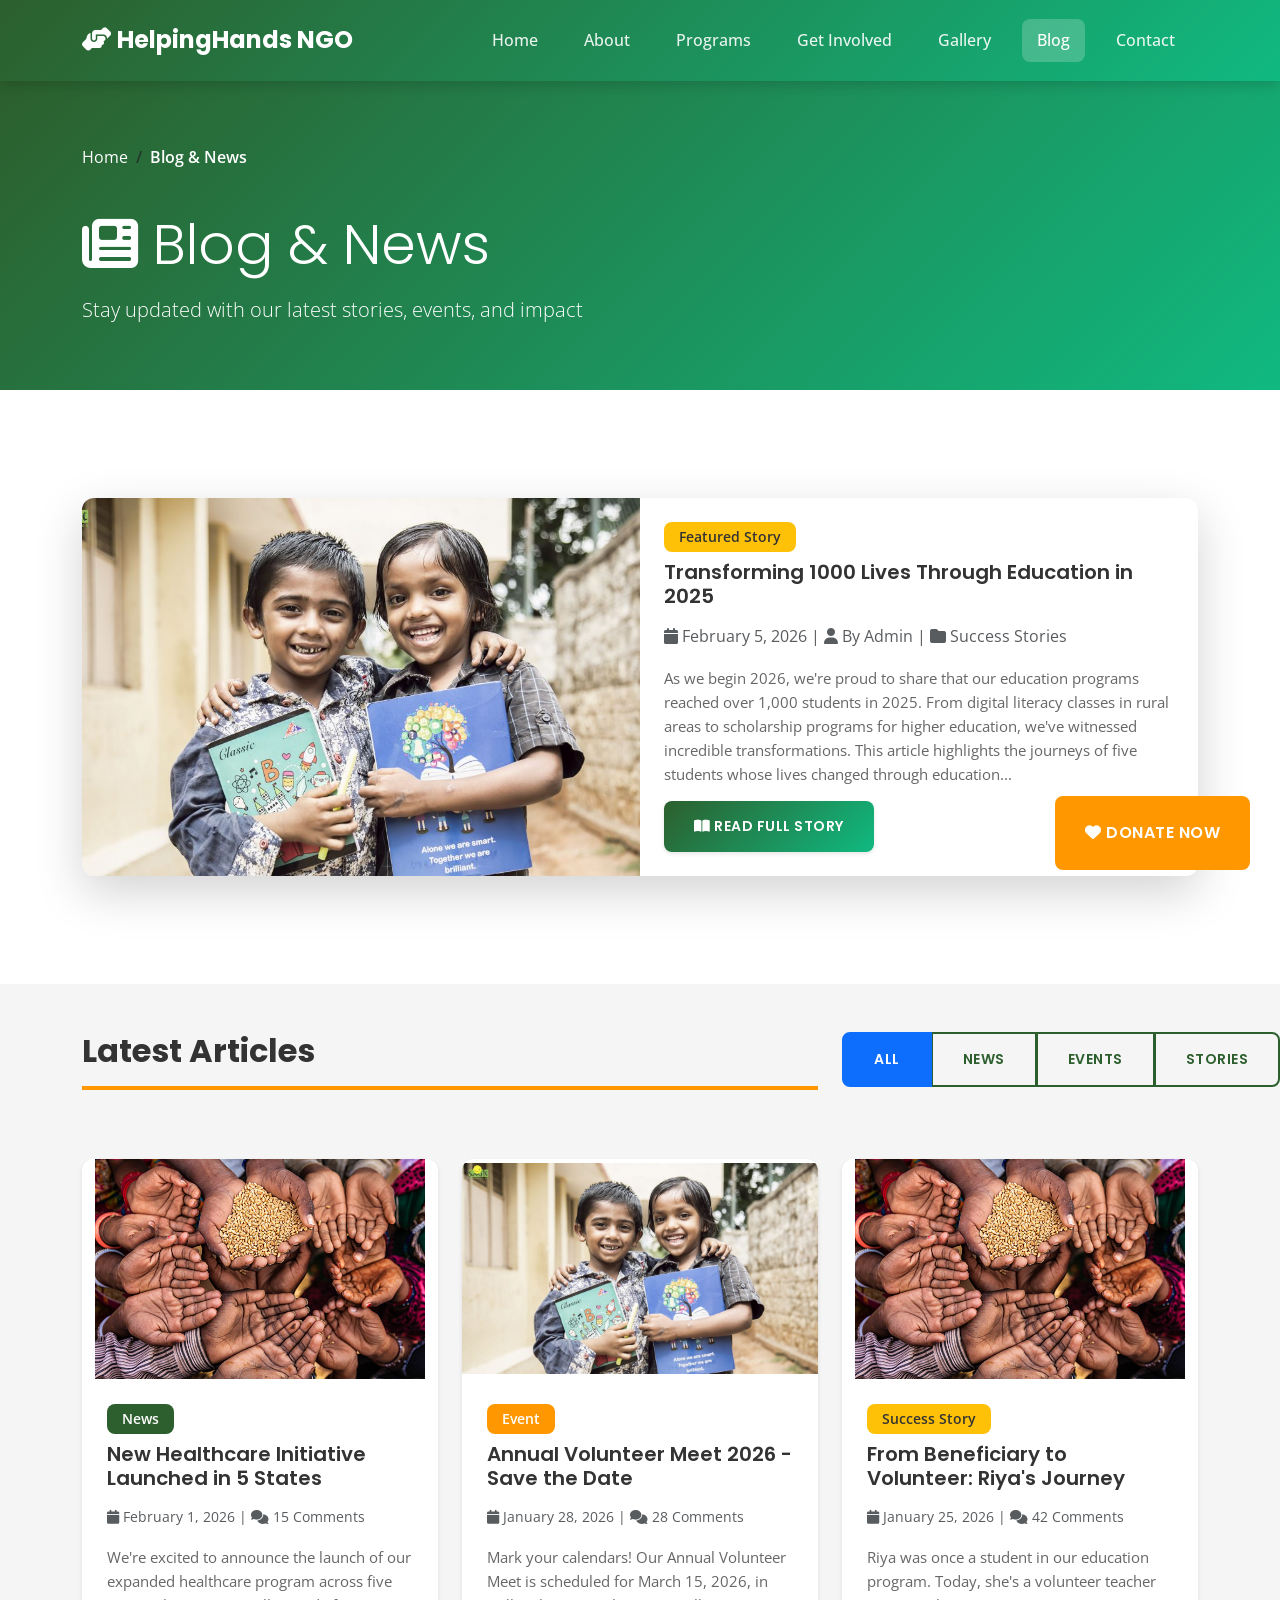
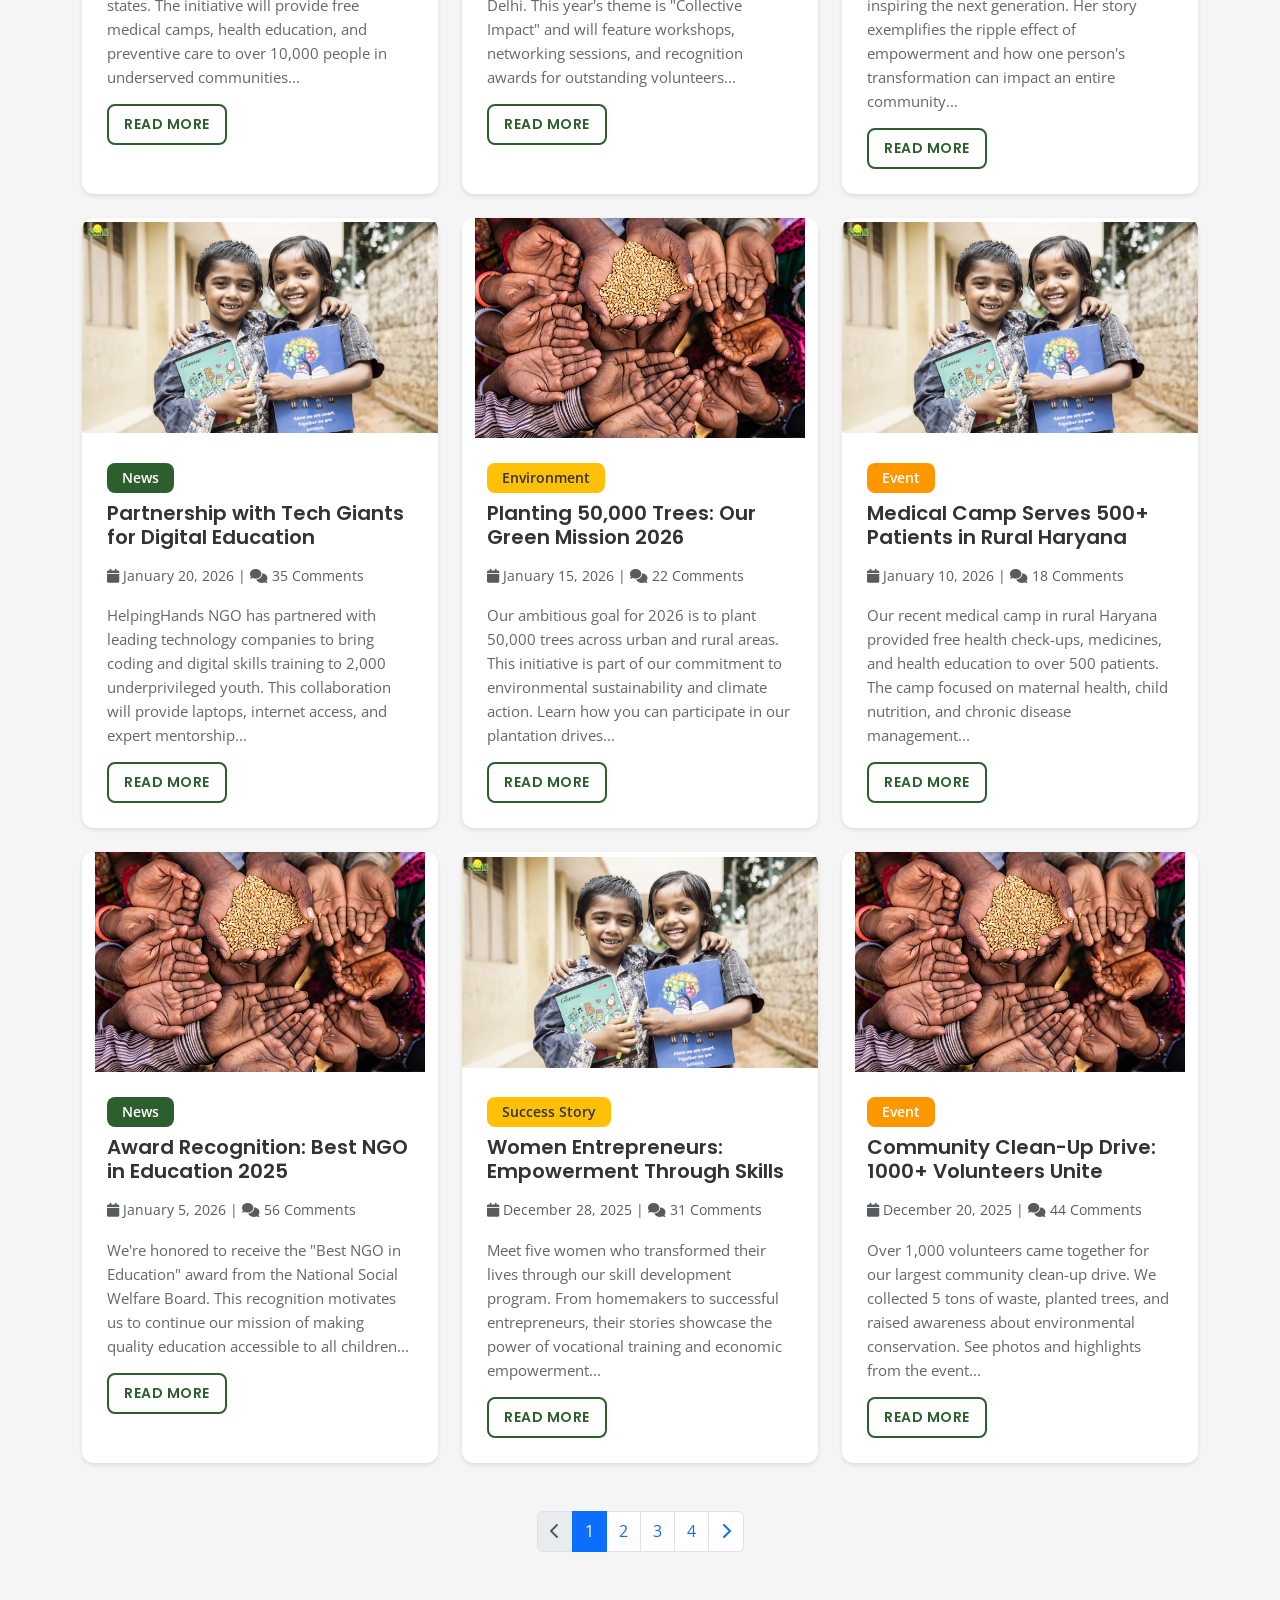
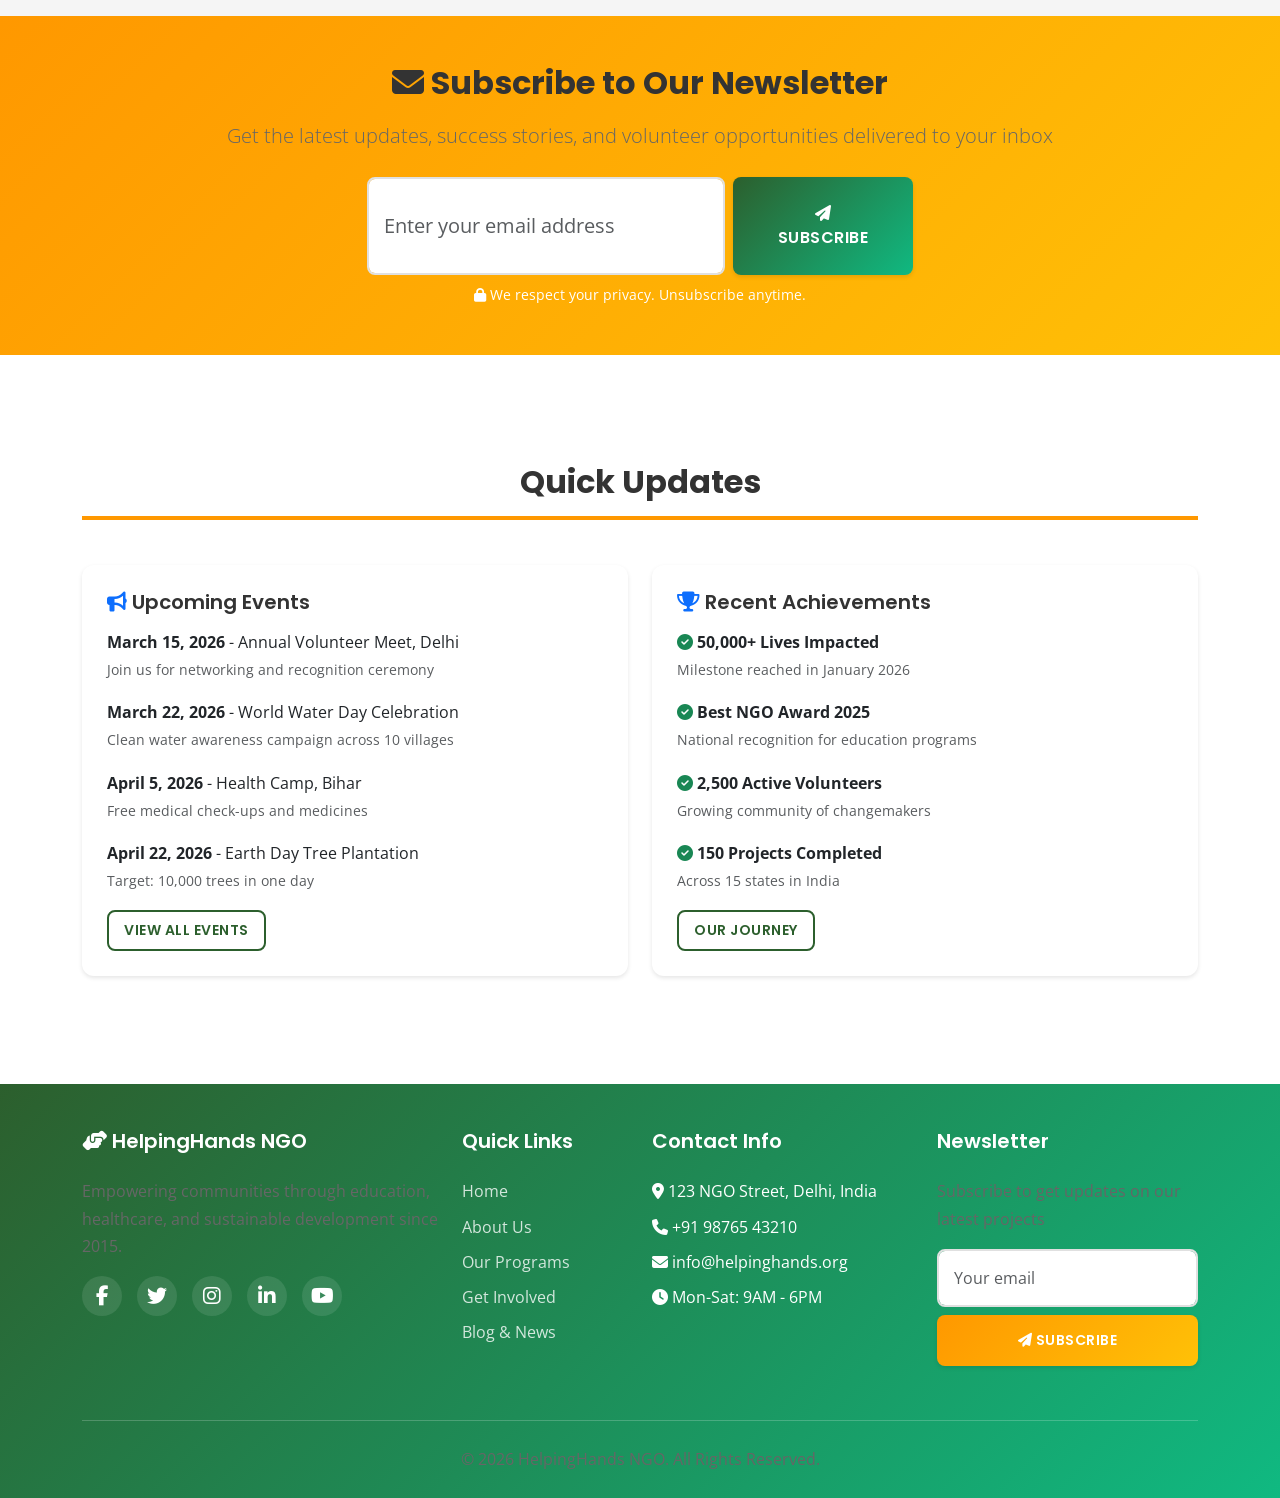
<file: blog.html>
<!DOCTYPE html>
<html lang="en">

<head>
    <meta charset="UTF-8">
    <meta name="viewport" content="width=device-width, initial-scale=1.0">
    <meta name="description" content="Read the latest news, success stories, and updates from HelpingHands NGO.">
    <title>Blog & News - HelpingHands NGO</title>
    <link href="https://cdn.jsdelivr.net/npm/bootstrap@5.3.2/dist/css/bootstrap.min.css" rel="stylesheet">
    <link rel="stylesheet" href="https://cdnjs.cloudflare.com/ajax/libs/font-awesome/6.5.1/css/all.min.css">
    <link href="style.css" rel="stylesheet">
</head>

<body>

    <!-- Navbar -->
    <nav class="navbar navbar-expand-lg navbar-dark">
        <div class="container">
            <a class="navbar-brand" href="index.html">
                <i class="fas fa-hands-helping"></i> HelpingHands NGO
            </a>
            <button class="navbar-toggler" type="button" data-bs-toggle="collapse" data-bs-target="#navbarNav">
                <span class="navbar-toggler-icon"></span>
            </button>
            <div class="collapse navbar-collapse" id="navbarNav">
                <ul class="navbar-nav ms-auto">
                    <li class="nav-item"><a class="nav-link" href="index.html">Home</a></li>
                    <li class="nav-item"><a class="nav-link" href="about.html">About</a></li>
                    <li class="nav-item"><a class="nav-link" href="causes.html">Programs</a></li>
                    <li class="nav-item"><a class="nav-link" href="volunteer.html">Get Involved</a></li>
                    <li class="nav-item"><a class="nav-link" href="gallery.html">Gallery</a></li>
                    <li class="nav-item"><a class="nav-link active" href="blog.html">Blog</a></li>
                    <li class="nav-item"><a class="nav-link" href="contact.html">Contact</a></li>
                </ul>
            </div>
        </div>
    </nav>

    <!-- Page Header -->
    <section class="bg-gradient-primary text-white py-5">
        <div class="container">
            <nav aria-label="breadcrumb">
                <ol class="breadcrumb">
                    <li class="breadcrumb-item"><a href="index.html" class="text-white">Home</a></li>
                    <li class="breadcrumb-item active text-white">Blog & News</li>
                </ol>
            </nav>
            <h1 class="display-4 text-white"><i class="fas fa-newspaper"></i> Blog & News</h1>
            <p class="lead text-white">Stay updated with our latest stories, events, and impact</p>
        </div>
    </section>

    <!-- Featured Post -->
    <section class="container my-5">
        <div class="card shadow-lg">
            <div class="row g-0">
                <div class="col-md-6">
                    <img src="images/homepage.jpg" class="img-fluid h-100" style="object-fit: cover;"
                        alt="Featured Post">
                </div>
                <div class="col-md-6">
                    <div class="card-body p-4">
                        <span class="badge badge-new mb-2">Featured Story</span>
                        <h2 class="card-title">Transforming 1000 Lives Through Education in 2025</h2>
                        <p class="text-muted mb-3">
                            <i class="fas fa-calendar"></i> February 5, 2026 |
                            <i class="fas fa-user"></i> By Admin |
                            <i class="fas fa-folder"></i> Success Stories
                        </p>
                        <p class="card-text">
                            As we begin 2026, we're proud to share that our education programs reached over 1,000
                            students in 2025. From digital literacy classes in rural areas to scholarship programs for
                            higher education, we've witnessed incredible transformations. This article highlights the
                            journeys of five students whose lives changed through education...
                        </p>
                        <a href="#" class="btn btn-primary">
                            <i class="fas fa-book-open"></i> Read Full Story
                        </a>
                    </div>
                </div>
            </div>
        </div>
    </section>

    <!-- Blog Posts Grid -->
    <section class="bg-light-custom py-5">
        <div class="container">
            <div class="row mb-4">
                <div class="col-md-8">
                    <h2 class="section-title text-start">Latest Articles</h2>
                </div>
                <div class="col-md-4 text-end">
                    <div class="btn-group" role="group">
                        <button type="button" class="btn btn-outline-primary active">All</button>
                        <button type="button" class="btn btn-outline-primary">News</button>
                        <button type="button" class="btn btn-outline-primary">Events</button>
                        <button type="button" class="btn btn-outline-primary">Stories</button>
                    </div>
                </div>
            </div>

            <div class="row g-4">
                <!-- Blog Post 1 -->
                <div class="col-lg-4 col-md-6">
                    <div class="card h-100">
                        <img src="images/homepage1.jpg" class="card-img-top" alt="Blog Post">
                        <div class="card-body">
                            <span class="badge badge-primary mb-2">News</span>
                            <h5 class="card-title">New Healthcare Initiative Launched in 5 States</h5>
                            <p class="text-muted small mb-3">
                                <i class="fas fa-calendar"></i> February 1, 2026 |
                                <i class="fas fa-comments"></i> 15 Comments
                            </p>
                            <p class="card-text">
                                We're excited to announce the launch of our expanded healthcare program across five
                                states. The initiative will provide free medical camps, health education, and preventive
                                care to over 10,000 people in underserved communities...
                            </p>
                            <a href="#" class="btn btn-outline-primary btn-sm">Read More</a>
                        </div>
                    </div>
                </div>

                <!-- Blog Post 2 -->
                <div class="col-lg-4 col-md-6">
                    <div class="card h-100">
                        <img src="images/homepage.jpg" class="card-img-top" alt="Blog Post">
                        <div class="card-body">
                            <span class="badge badge-secondary mb-2">Event</span>
                            <h5 class="card-title">Annual Volunteer Meet 2026 - Save the Date</h5>
                            <p class="text-muted small mb-3">
                                <i class="fas fa-calendar"></i> January 28, 2026 |
                                <i class="fas fa-comments"></i> 28 Comments
                            </p>
                            <p class="card-text">
                                Mark your calendars! Our Annual Volunteer Meet is scheduled for March 15, 2026, in
                                Delhi. This year's theme is "Collective Impact" and will feature workshops, networking
                                sessions, and recognition awards for outstanding volunteers...
                            </p>
                            <a href="#" class="btn btn-outline-primary btn-sm">Read More</a>
                        </div>
                    </div>
                </div>

                <!-- Blog Post 3 -->
                <div class="col-lg-4 col-md-6">
                    <div class="card h-100">
                        <img src="images/homepage1.jpg" class="card-img-top" alt="Blog Post">
                        <div class="card-body">
                            <span class="badge badge-new mb-2">Success Story</span>
                            <h5 class="card-title">From Beneficiary to Volunteer: Riya's Journey</h5>
                            <p class="text-muted small mb-3">
                                <i class="fas fa-calendar"></i> January 25, 2026 |
                                <i class="fas fa-comments"></i> 42 Comments
                            </p>
                            <p class="card-text">
                                Riya was once a student in our education program. Today, she's a volunteer teacher
                                inspiring the next generation. Her story exemplifies the ripple effect of empowerment
                                and how one person's transformation can impact an entire community...
                            </p>
                            <a href="#" class="btn btn-outline-primary btn-sm">Read More</a>
                        </div>
                    </div>
                </div>

                <!-- Blog Post 4 -->
                <div class="col-lg-4 col-md-6">
                    <div class="card h-100">
                        <img src="images/homepage.jpg" class="card-img-top" alt="Blog Post">
                        <div class="card-body">
                            <span class="badge badge-primary mb-2">News</span>
                            <h5 class="card-title">Partnership with Tech Giants for Digital Education</h5>
                            <p class="text-muted small mb-3">
                                <i class="fas fa-calendar"></i> January 20, 2026 |
                                <i class="fas fa-comments"></i> 35 Comments
                            </p>
                            <p class="card-text">
                                HelpingHands NGO has partnered with leading technology companies to bring coding and
                                digital skills training to 2,000 underprivileged youth. This collaboration will provide
                                laptops, internet access, and expert mentorship...
                            </p>
                            <a href="#" class="btn btn-outline-primary btn-sm">Read More</a>
                        </div>
                    </div>
                </div>

                <!-- Blog Post 5 -->
                <div class="col-lg-4 col-md-6">
                    <div class="card h-100">
                        <img src="images/homepage1.jpg" class="card-img-top" alt="Blog Post">
                        <div class="card-body">
                            <span class="badge badge-new mb-2">Environment</span>
                            <h5 class="card-title">Planting 50,000 Trees: Our Green Mission 2026</h5>
                            <p class="text-muted small mb-3">
                                <i class="fas fa-calendar"></i> January 15, 2026 |
                                <i class="fas fa-comments"></i> 22 Comments
                            </p>
                            <p class="card-text">
                                Our ambitious goal for 2026 is to plant 50,000 trees across urban and rural areas. This
                                initiative is part of our commitment to environmental sustainability and climate action.
                                Learn how you can participate in our plantation drives...
                            </p>
                            <a href="#" class="btn btn-outline-primary btn-sm">Read More</a>
                        </div>
                    </div>
                </div>

                <!-- Blog Post 6 -->
                <div class="col-lg-4 col-md-6">
                    <div class="card h-100">
                        <img src="images/homepage.jpg" class="card-img-top" alt="Blog Post">
                        <div class="card-body">
                            <span class="badge badge-secondary mb-2">Event</span>
                            <h5 class="card-title">Medical Camp Serves 500+ Patients in Rural Haryana</h5>
                            <p class="text-muted small mb-3">
                                <i class="fas fa-calendar"></i> January 10, 2026 |
                                <i class="fas fa-comments"></i> 18 Comments
                            </p>
                            <p class="card-text">
                                Our recent medical camp in rural Haryana provided free health check-ups, medicines, and
                                health education to over 500 patients. The camp focused on maternal health, child
                                nutrition, and chronic disease management...
                            </p>
                            <a href="#" class="btn btn-outline-primary btn-sm">Read More</a>
                        </div>
                    </div>
                </div>

                <!-- Blog Post 7 -->
                <div class="col-lg-4 col-md-6">
                    <div class="card h-100">
                        <img src="images/homepage1.jpg" class="card-img-top" alt="Blog Post">
                        <div class="card-body">
                            <span class="badge badge-primary mb-2">News</span>
                            <h5 class="card-title">Award Recognition: Best NGO in Education 2025</h5>
                            <p class="text-muted small mb-3">
                                <i class="fas fa-calendar"></i> January 5, 2026 |
                                <i class="fas fa-comments"></i> 56 Comments
                            </p>
                            <p class="card-text">
                                We're honored to receive the "Best NGO in Education" award from the National Social
                                Welfare Board. This recognition motivates us to continue our mission of making quality
                                education accessible to all children...
                            </p>
                            <a href="#" class="btn btn-outline-primary btn-sm">Read More</a>
                        </div>
                    </div>
                </div>

                <!-- Blog Post 8 -->
                <div class="col-lg-4 col-md-6">
                    <div class="card h-100">
                        <img src="images/homepage.jpg" class="card-img-top" alt="Blog Post">
                        <div class="card-body">
                            <span class="badge badge-new mb-2">Success Story</span>
                            <h5 class="card-title">Women Entrepreneurs: Empowerment Through Skills</h5>
                            <p class="text-muted small mb-3">
                                <i class="fas fa-calendar"></i> December 28, 2025 |
                                <i class="fas fa-comments"></i> 31 Comments
                            </p>
                            <p class="card-text">
                                Meet five women who transformed their lives through our skill development program. From
                                homemakers to successful entrepreneurs, their stories showcase the power of vocational
                                training and economic empowerment...
                            </p>
                            <a href="#" class="btn btn-outline-primary btn-sm">Read More</a>
                        </div>
                    </div>
                </div>

                <!-- Blog Post 9 -->
                <div class="col-lg-4 col-md-6">
                    <div class="card h-100">
                        <img src="images/homepage1.jpg" class="card-img-top" alt="Blog Post">
                        <div class="card-body">
                            <span class="badge badge-secondary mb-2">Event</span>
                            <h5 class="card-title">Community Clean-Up Drive: 1000+ Volunteers Unite</h5>
                            <p class="text-muted small mb-3">
                                <i class="fas fa-calendar"></i> December 20, 2025 |
                                <i class="fas fa-comments"></i> 44 Comments
                            </p>
                            <p class="card-text">
                                Over 1,000 volunteers came together for our largest community clean-up drive. We
                                collected 5 tons of waste, planted trees, and raised awareness about environmental
                                conservation. See photos and highlights from the event...
                            </p>
                            <a href="#" class="btn btn-outline-primary btn-sm">Read More</a>
                        </div>
                    </div>
                </div>
            </div>

            <!-- Pagination -->
            <nav class="mt-5">
                <ul class="pagination justify-content-center">
                    <li class="page-item disabled">
                        <a class="page-link" href="#"><i class="fas fa-chevron-left"></i></a>
                    </li>
                    <li class="page-item active"><a class="page-link" href="#">1</a></li>
                    <li class="page-item"><a class="page-link" href="#">2</a></li>
                    <li class="page-item"><a class="page-link" href="#">3</a></li>
                    <li class="page-item"><a class="page-link" href="#">4</a></li>
                    <li class="page-item">
                        <a class="page-link" href="#"><i class="fas fa-chevron-right"></i></a>
                    </li>
                </ul>
            </nav>
        </div>
    </section>

    <!-- Newsletter Signup -->
    <section class="bg-gradient-secondary text-white py-5">
        <div class="container text-center">
            <h2 class="mb-3"><i class="fas fa-envelope"></i> Subscribe to Our Newsletter</h2>
            <p class="lead mb-4">
                Get the latest updates, success stories, and volunteer opportunities delivered to your inbox
            </p>
            <div class="row justify-content-center">
                <div class="col-md-6">
                    <form class="d-flex gap-2">
                        <input type="email" class="form-control form-control-lg" placeholder="Enter your email address"
                            required>
                        <button type="submit" class="btn btn-primary btn-lg">
                            <i class="fas fa-paper-plane"></i> Subscribe
                        </button>
                    </form>
                    <p class="text-white small mt-2 mb-0">
                        <i class="fas fa-lock"></i> We respect your privacy. Unsubscribe anytime.
                    </p>
                </div>
            </div>
        </div>
    </section>

    <!-- Recent Updates -->
    <section class="container my-5">
        <h2 class="section-title">Quick Updates</h2>
        <div class="row g-4">
            <div class="col-md-6">
                <div class="card">
                    <div class="card-body">
                        <h5 class="card-title">
                            <i class="fas fa-bullhorn text-primary"></i> Upcoming Events
                        </h5>
                        <ul class="list-unstyled">
                            <li class="mb-3">
                                <strong>March 15, 2026</strong> - Annual Volunteer Meet, Delhi<br>
                                <small class="text-muted">Join us for networking and recognition ceremony</small>
                            </li>
                            <li class="mb-3">
                                <strong>March 22, 2026</strong> - World Water Day Celebration<br>
                                <small class="text-muted">Clean water awareness campaign across 10 villages</small>
                            </li>
                            <li class="mb-3">
                                <strong>April 5, 2026</strong> - Health Camp, Bihar<br>
                                <small class="text-muted">Free medical check-ups and medicines</small>
                            </li>
                            <li class="mb-3">
                                <strong>April 22, 2026</strong> - Earth Day Tree Plantation<br>
                                <small class="text-muted">Target: 10,000 trees in one day</small>
                            </li>
                        </ul>
                        <a href="contact.html" class="btn btn-outline-primary btn-sm">View All Events</a>
                    </div>
                </div>
            </div>

            <div class="col-md-6">
                <div class="card">
                    <div class="card-body">
                        <h5 class="card-title">
                            <i class="fas fa-trophy text-primary"></i> Recent Achievements
                        </h5>
                        <ul class="list-unstyled">
                            <li class="mb-3">
                                <i class="fas fa-check-circle text-success"></i>
                                <strong>50,000+ Lives Impacted</strong><br>
                                <small class="text-muted">Milestone reached in January 2026</small>
                            </li>
                            <li class="mb-3">
                                <i class="fas fa-check-circle text-success"></i>
                                <strong>Best NGO Award 2025</strong><br>
                                <small class="text-muted">National recognition for education programs</small>
                            </li>
                            <li class="mb-3">
                                <i class="fas fa-check-circle text-success"></i>
                                <strong>2,500 Active Volunteers</strong><br>
                                <small class="text-muted">Growing community of changemakers</small>
                            </li>
                            <li class="mb-3">
                                <i class="fas fa-check-circle text-success"></i>
                                <strong>150 Projects Completed</strong><br>
                                <small class="text-muted">Across 15 states in India</small>
                            </li>
                        </ul>
                        <a href="about.html" class="btn btn-outline-primary btn-sm">Our Journey</a>
                    </div>
                </div>
            </div>
        </div>
    </section>

    <!-- Footer -->
    <footer>
        <div class="container">
            <div class="row">
                <div class="col-lg-4 footer-section">
                    <h5 class="footer-title">
                        <i class="fas fa-hands-helping"></i> HelpingHands NGO
                    </h5>
                    <p>
                        Empowering communities through education, healthcare, and sustainable development since 2015.
                    </p>
                    <div class="social-icons mt-3">
                        <a href="#" class="social-icon"><i class="fab fa-facebook-f"></i></a>
                        <a href="#" class="social-icon"><i class="fab fa-twitter"></i></a>
                        <a href="#" class="social-icon"><i class="fab fa-instagram"></i></a>
                        <a href="#" class="social-icon"><i class="fab fa-linkedin-in"></i></a>
                        <a href="#" class="social-icon"><i class="fab fa-youtube"></i></a>
                    </div>
                </div>
                <div class="col-lg-2 col-md-6 footer-section">
                    <h5 class="footer-title">Quick Links</h5>
                    <ul class="footer-links">
                        <li><a href="index.html">Home</a></li>
                        <li><a href="about.html">About Us</a></li>
                        <li><a href="causes.html">Our Programs</a></li>
                        <li><a href="volunteer.html">Get Involved</a></li>
                        <li><a href="blog.html">Blog & News</a></li>
                    </ul>
                </div>
                <div class="col-lg-3 col-md-6 footer-section">
                    <h5 class="footer-title">Contact Info</h5>
                    <ul class="footer-links">
                        <li><i class="fas fa-map-marker-alt"></i> 123 NGO Street, Delhi, India</li>
                        <li><i class="fas fa-phone"></i> +91 98765 43210</li>
                        <li><i class="fas fa-envelope"></i> info@helpinghands.org</li>
                        <li><i class="fas fa-clock"></i> Mon-Sat: 9AM - 6PM</li>
                    </ul>
                </div>
                <div class="col-lg-3 footer-section">
                    <h5 class="footer-title">Newsletter</h5>
                    <p>Subscribe to get updates on our latest projects</p>
                    <form class="mt-3">
                        <div class="mb-2">
                            <input type="email" class="form-control" placeholder="Your email" required>
                        </div>
                        <button type="submit" class="btn btn-secondary w-100">
                            <i class="fas fa-paper-plane"></i> Subscribe
                        </button>
                    </form>
                </div>
            </div>
            <div class="footer-bottom mt-4">
                <p class="mb-0">
                    © 2026 HelpingHands NGO. All Rights Reserved.
                </p>
            </div>
        </div>
    </footer>

    <!-- Sticky Donate Button -->
    <div class="sticky-donate">
        <a href="volunteer.html#donate" class="btn">
            <i class="fas fa-heart"></i> Donate Now
        </a>
    </div>

    <!-- Back to Top Button -->
    <div class="back-to-top">
        <i class="fas fa-arrow-up"></i>
    </div>

    <script src="https://cdn.jsdelivr.net/npm/bootstrap@5.3.2/dist/js/bootstrap.bundle.min.js"></script>
    <script src="script.js"></script>
</body>

</html>
</file>
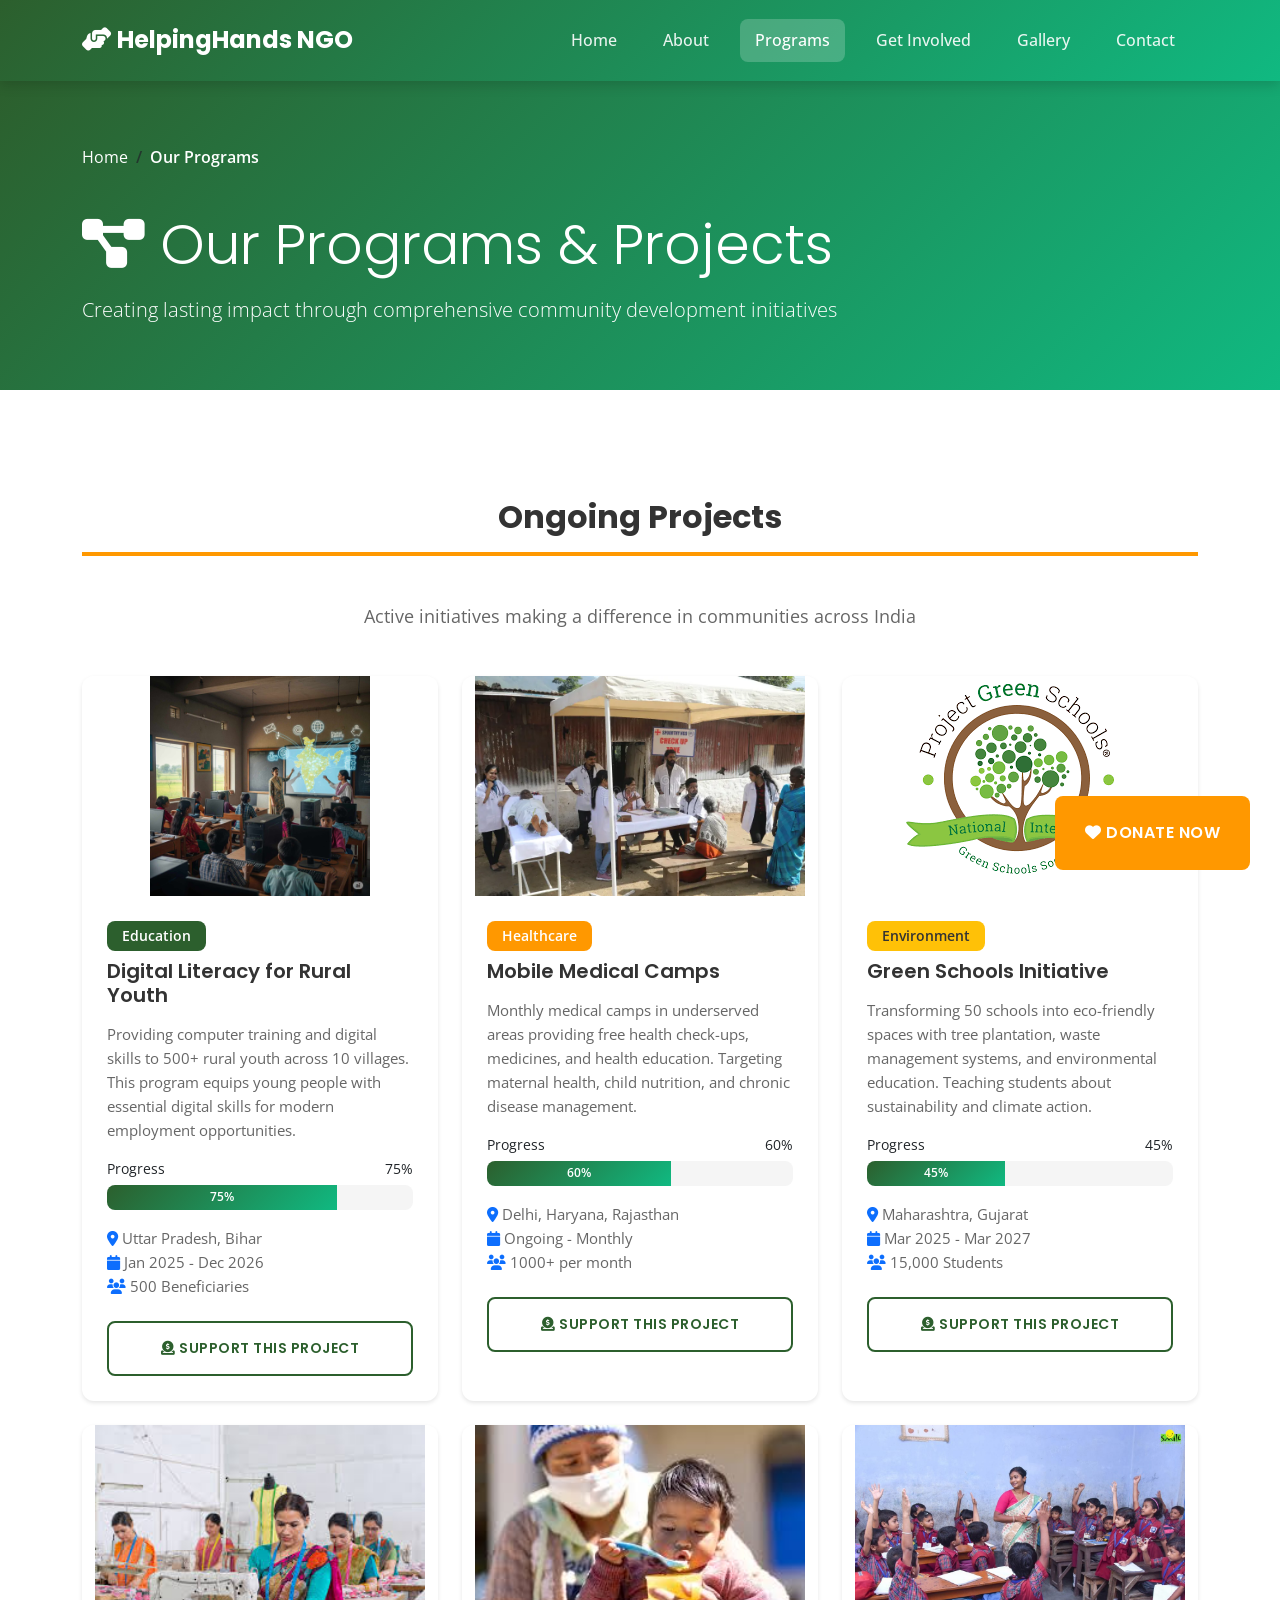
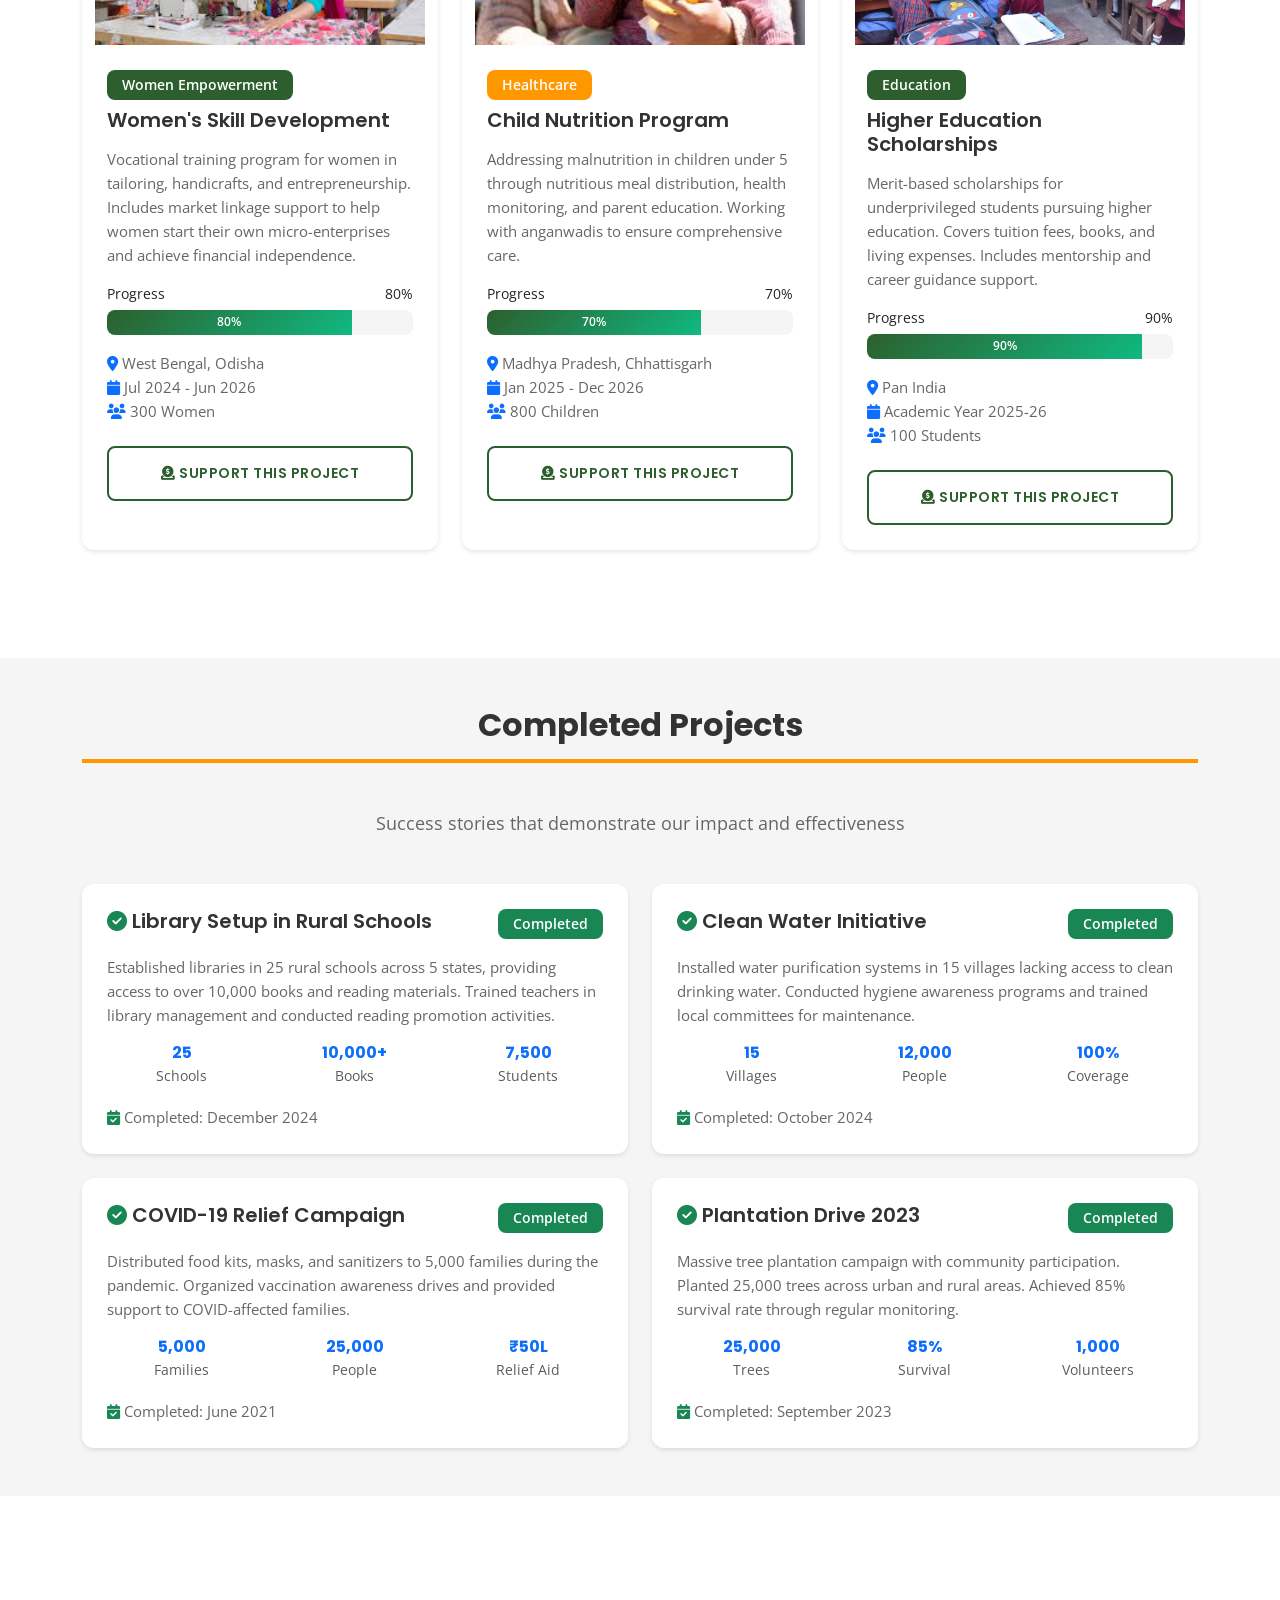
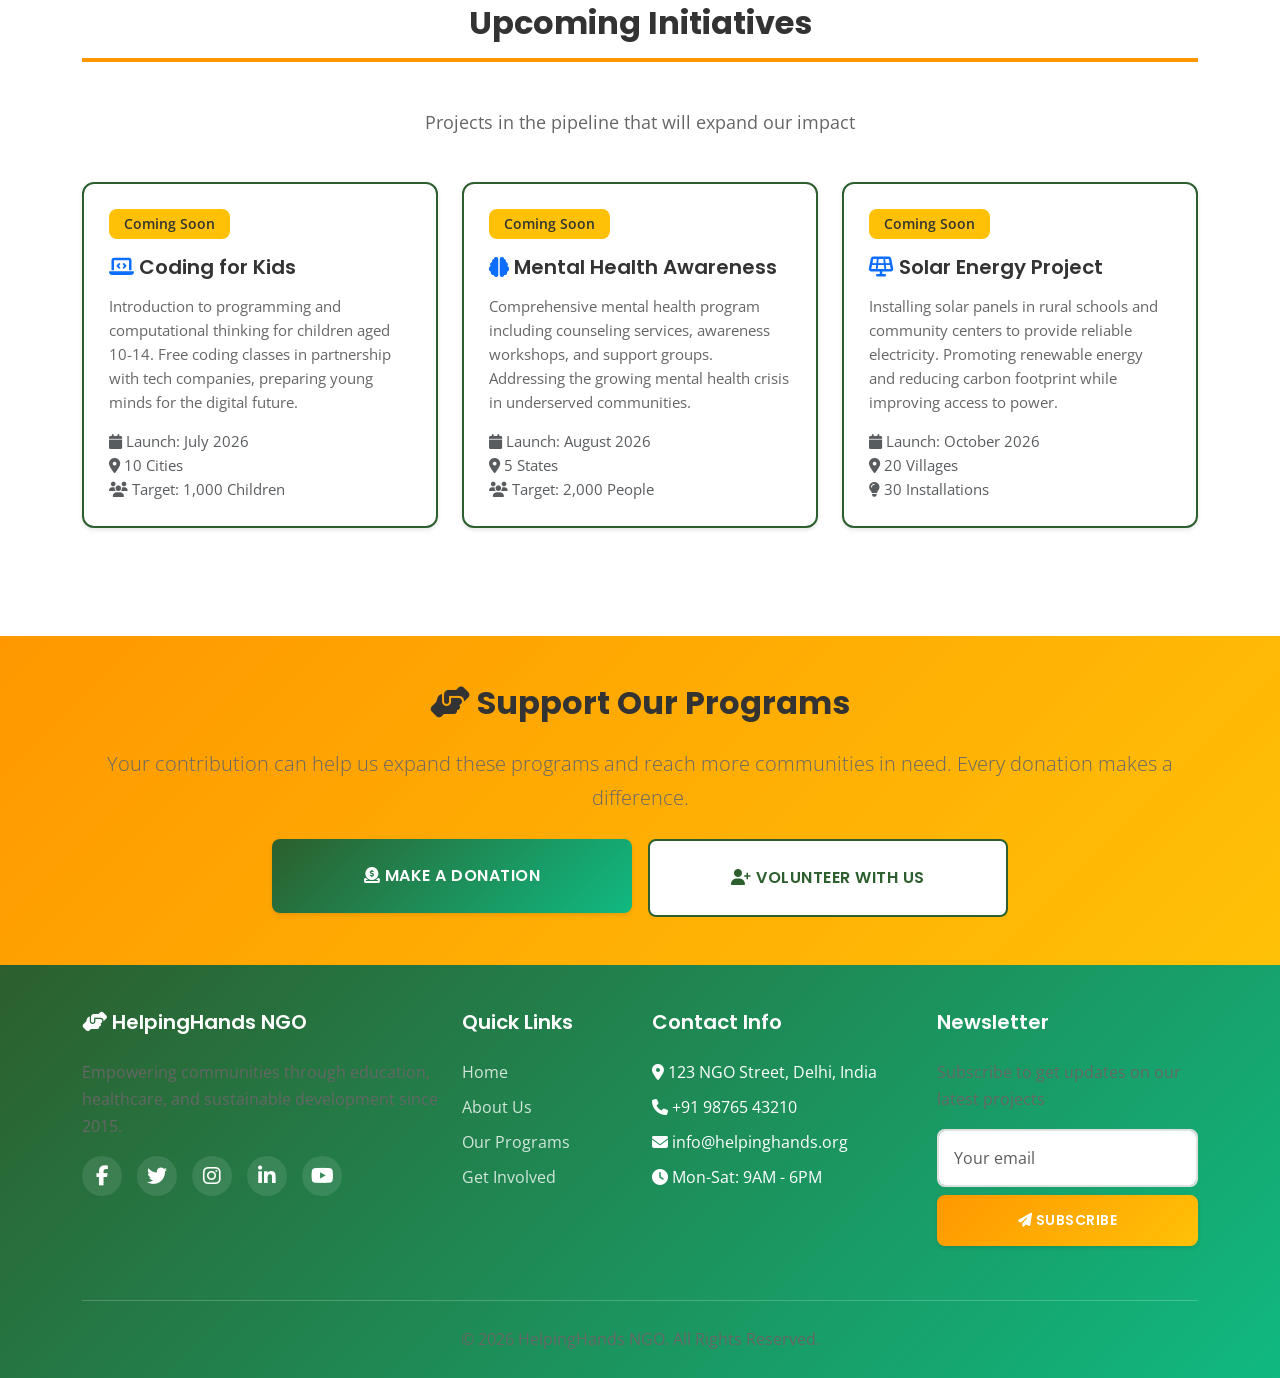
<file: causes.html>
<!DOCTYPE html>
<html lang="en">

<head>
    <meta charset="UTF-8">
    <meta name="viewport" content="width=device-width, initial-scale=1.0">
    <meta name="description"
        content="Explore HelpingHands NGO programs in education, healthcare, environment, and community development.">
    <title>Our Programs - HelpingHands NGO</title>
    <link href="https://cdn.jsdelivr.net/npm/bootstrap@5.3.2/dist/css/bootstrap.min.css" rel="stylesheet">
    <link rel="stylesheet" href="https://cdnjs.cloudflare.com/ajax/libs/font-awesome/6.5.1/css/all.min.css">
    <link href="style.css" rel="stylesheet">
</head>

<body>

    <!-- Navbar -->
    <nav class="navbar navbar-expand-lg navbar-dark">
        <div class="container">
            <a class="navbar-brand" href="index.html">
                <i class="fas fa-hands-helping"></i> HelpingHands NGO
            </a>
            <button class="navbar-toggler" type="button" data-bs-toggle="collapse" data-bs-target="#navbarNav">
                <span class="navbar-toggler-icon"></span>
            </button>
            <div class="collapse navbar-collapse" id="navbarNav">
                <ul class="navbar-nav ms-auto">
                    <li class="nav-item"><a class="nav-link" href="index.html">Home</a></li>
                    <li class="nav-item"><a class="nav-link" href="about.html">About</a></li>
                    <li class="nav-item"><a class="nav-link active" href="causes.html">Programs</a></li>
                    <li class="nav-item"><a class="nav-link" href="volunteer.html">Get Involved</a></li>
                    <li class="nav-item"><a class="nav-link" href="gallery.html">Gallery</a></li>
                    <li class="nav-item"><a class="nav-link" href="contact.html">Contact</a></li>
                </ul>
            </div>
        </div>
    </nav>

    <!-- Page Header -->
    <section class="bg-gradient-primary text-white py-5">
        <div class="container">
            <nav aria-label="breadcrumb">
                <ol class="breadcrumb">
                    <li class="breadcrumb-item"><a href="index.html" class="text-white">Home</a></li>
                    <li class="breadcrumb-item active text-white">Our Programs</li>
                </ol>
            </nav>
            <h1 class="display-4 text-white"><i class="fas fa-project-diagram"></i> Our Programs & Projects</h1>
            <p class="lead text-white">Creating lasting impact through comprehensive community development initiatives
            </p>
        </div>
    </section>

    <!-- Ongoing Projects -->
    <section class="container my-5">
        <h2 class="section-title">Ongoing Projects</h2>
        <p class="section-subtitle">
            Active initiatives making a difference in communities across India
        </p>
        <div class="row g-4">
            <!-- Education Project 1 -->
            <div class="col-lg-4 col-md-6">
                <div class="card h-100">
                    <img src="images/program.jpg" class="card-img-top" alt="Digital Literacy Program">
                    <div class="card-body">
                        <span class="badge badge-primary mb-2">Education</span>
                        <h5 class="card-title">Digital Literacy for Rural Youth</h5>
                        <p class="card-text">
                            Providing computer training and digital skills to 500+ rural youth across 10 villages. This
                            program equips young people with essential digital skills for modern employment
                            opportunities.
                        </p>
                        <div class="mb-3">
                            <div class="d-flex justify-content-between mb-1">
                                <span class="small">Progress</span>
                                <span class="small">75%</span>
                            </div>
                            <div class="progress">
                                <div class="progress-bar" role="progressbar" style="width: 75%">75%</div>
                            </div>
                        </div>
                        <p class="card-text small">
                            <i class="fas fa-map-marker-alt text-primary"></i> Uttar Pradesh, Bihar<br>
                            <i class="fas fa-calendar text-primary"></i> Jan 2025 - Dec 2026<br>
                            <i class="fas fa-users text-primary"></i> 500 Beneficiaries
                        </p>
                        <a href="volunteer.html" class="btn btn-outline-primary w-100 mt-2">
                            <i class="fas fa-donate"></i> Support This Project
                        </a>
                    </div>
                </div>
            </div>

            <!-- Healthcare Project -->
            <div class="col-lg-4 col-md-6">
                <div class="card h-100">
                    <img src="images/program1.jpg" class="card-img-top" alt="Mobile Medical Camps">
                    <div class="card-body">
                        <span class="badge badge-secondary mb-2">Healthcare</span>
                        <h5 class="card-title">Mobile Medical Camps</h5>
                        <p class="card-text">
                            Monthly medical camps in underserved areas providing free health check-ups, medicines, and
                            health education. Targeting maternal health, child nutrition, and chronic disease
                            management.
                        </p>
                        <div class="mb-3">
                            <div class="d-flex justify-content-between mb-1">
                                <span class="small">Progress</span>
                                <span class="small">60%</span>
                            </div>
                            <div class="progress">
                                <div class="progress-bar" role="progressbar" style="width: 60%">60%</div>
                            </div>
                        </div>
                        <p class="card-text small">
                            <i class="fas fa-map-marker-alt text-primary"></i> Delhi, Haryana, Rajasthan<br>
                            <i class="fas fa-calendar text-primary"></i> Ongoing - Monthly<br>
                            <i class="fas fa-users text-primary"></i> 1000+ per month
                        </p>
                        <a href="volunteer.html" class="btn btn-outline-primary w-100 mt-2">
                            <i class="fas fa-donate"></i> Support This Project
                        </a>
                    </div>
                </div>
            </div>

            <!-- Environment Project -->
            <div class="col-lg-4 col-md-6">
                <div class="card h-100">
                    <img src="images/program2.jpg" class="card-img-top" alt="Green Schools Initiative">
                    <div class="card-body">
                        <span class="badge badge-new mb-2">Environment</span>
                        <h5 class="card-title">Green Schools Initiative</h5>
                        <p class="card-text">
                            Transforming 50 schools into eco-friendly spaces with tree plantation, waste management
                            systems, and environmental education. Teaching students about sustainability and climate
                            action.
                        </p>
                        <div class="mb-3">
                            <div class="d-flex justify-content-between mb-1">
                                <span class="small">Progress</span>
                                <span class="small">45%</span>
                            </div>
                            <div class="progress">
                                <div class="progress-bar" role="progressbar" style="width: 45%">45%</div>
                            </div>
                        </div>
                        <p class="card-text small">
                            <i class="fas fa-map-marker-alt text-primary"></i> Maharashtra, Gujarat<br>
                            <i class="fas fa-calendar text-primary"></i> Mar 2025 - Mar 2027<br>
                            <i class="fas fa-users text-primary"></i> 15,000 Students
                        </p>
                        <a href="volunteer.html" class="btn btn-outline-primary w-100 mt-2">
                            <i class="fas fa-donate"></i> Support This Project
                        </a>
                    </div>
                </div>
            </div>

            <!-- Women Empowerment Project -->
            <div class="col-lg-4 col-md-6">
                <div class="card h-100">
                    <img src="images/program3.jpg" class="card-img-top" alt="Women Skill Development">
                    <div class="card-body">
                        <span class="badge badge-primary mb-2">Women Empowerment</span>
                        <h5 class="card-title">Women's Skill Development</h5>
                        <p class="card-text">
                            Vocational training program for women in tailoring, handicrafts, and entrepreneurship.
                            Includes market linkage support to help women start their own micro-enterprises and achieve
                            financial independence.
                        </p>
                        <div class="mb-3">
                            <div class="d-flex justify-content-between mb-1">
                                <span class="small">Progress</span>
                                <span class="small">80%</span>
                            </div>
                            <div class="progress">
                                <div class="progress-bar" role="progressbar" style="width: 80%">80%</div>
                            </div>
                        </div>
                        <p class="card-text small">
                            <i class="fas fa-map-marker-alt text-primary"></i> West Bengal, Odisha<br>
                            <i class="fas fa-calendar text-primary"></i> Jul 2024 - Jun 2026<br>
                            <i class="fas fa-users text-primary"></i> 300 Women
                        </p>
                        <a href="volunteer.html" class="btn btn-outline-primary w-100 mt-2">
                            <i class="fas fa-donate"></i> Support This Project
                        </a>
                    </div>
                </div>
            </div>

            <!-- Child Nutrition Project -->
            <div class="col-lg-4 col-md-6">
                <div class="card h-100">
                    <img src="images/program4.jpg" class="card-img-top" alt="Nutrition Program">
                    <div class="card-body">
                        <span class="badge badge-secondary mb-2">Healthcare</span>
                        <h5 class="card-title">Child Nutrition Program</h5>
                        <p class="card-text">
                            Addressing malnutrition in children under 5 through nutritious meal distribution, health
                            monitoring, and parent education. Working with anganwadis to ensure comprehensive care.
                        </p>
                        <div class="mb-3">
                            <div class="d-flex justify-content-between mb-1">
                                <span class="small">Progress</span>
                                <span class="small">70%</span>
                            </div>
                            <div class="progress">
                                <div class="progress-bar" role="progressbar" style="width: 70%">70%</div>
                            </div>
                        </div>
                        <p class="card-text small">
                            <i class="fas fa-map-marker-alt text-primary"></i> Madhya Pradesh, Chhattisgarh<br>
                            <i class="fas fa-calendar text-primary"></i> Jan 2025 - Dec 2026<br>
                            <i class="fas fa-users text-primary"></i> 800 Children
                        </p>
                        <a href="volunteer.html" class="btn btn-outline-primary w-100 mt-2">
                            <i class="fas fa-donate"></i> Support This Project
                        </a>
                    </div>
                </div>
            </div>

            <!-- Scholarship Project -->
            <div class="col-lg-4 col-md-6">
                <div class="card h-100">
                    <img src="images/program5.jpg" class="card-img-top" alt="Scholarship Program">
                    <div class="card-body">
                        <span class="badge badge-primary mb-2">Education</span>
                        <h5 class="card-title">Higher Education Scholarships</h5>
                        <p class="card-text">
                            Merit-based scholarships for underprivileged students pursuing higher education. Covers
                            tuition fees, books, and living expenses. Includes mentorship and career guidance support.
                        </p>
                        <div class="mb-3">
                            <div class="d-flex justify-content-between mb-1">
                                <span class="small">Progress</span>
                                <span class="small">90%</span>
                            </div>
                            <div class="progress">
                                <div class="progress-bar" role="progressbar" style="width: 90%">90%</div>
                            </div>
                        </div>
                        <p class="card-text small">
                            <i class="fas fa-map-marker-alt text-primary"></i> Pan India<br>
                            <i class="fas fa-calendar text-primary"></i> Academic Year 2025-26<br>
                            <i class="fas fa-users text-primary"></i> 100 Students
                        </p>
                        <a href="volunteer.html" class="btn btn-outline-primary w-100 mt-2">
                            <i class="fas fa-donate"></i> Support This Project
                        </a>
                    </div>
                </div>
            </div>
        </div>
    </section>

    <!-- Completed Projects -->
    <section class="bg-light-custom py-5">
        <div class="container">
            <h2 class="section-title">Completed Projects</h2>
            <p class="section-subtitle">
                Success stories that demonstrate our impact and effectiveness
            </p>
            <div class="row g-4">
                <div class="col-md-6">
                    <div class="card">
                        <div class="card-body">
                            <div class="d-flex justify-content-between align-items-start mb-3">
                                <h5 class="card-title mb-0">
                                    <i class="fas fa-check-circle text-success"></i> Library Setup in Rural Schools
                                </h5>
                                <span class="badge bg-success">Completed</span>
                            </div>
                            <p class="card-text">
                                Established libraries in 25 rural schools across 5 states, providing access to over
                                10,000 books and reading materials. Trained teachers in library management and conducted
                                reading promotion activities.
                            </p>
                            <div class="row text-center mt-3">
                                <div class="col-4">
                                    <h6 class="text-primary mb-0">25</h6>
                                    <small class="text-muted">Schools</small>
                                </div>
                                <div class="col-4">
                                    <h6 class="text-primary mb-0">10,000+</h6>
                                    <small class="text-muted">Books</small>
                                </div>
                                <div class="col-4">
                                    <h6 class="text-primary mb-0">7,500</h6>
                                    <small class="text-muted">Students</small>
                                </div>
                            </div>
                            <p class="card-text small mt-3">
                                <i class="fas fa-calendar-check text-success"></i> Completed: December 2024
                            </p>
                        </div>
                    </div>
                </div>

                <div class="col-md-6">
                    <div class="card">
                        <div class="card-body">
                            <div class="d-flex justify-content-between align-items-start mb-3">
                                <h5 class="card-title mb-0">
                                    <i class="fas fa-check-circle text-success"></i> Clean Water Initiative
                                </h5>
                                <span class="badge bg-success">Completed</span>
                            </div>
                            <p class="card-text">
                                Installed water purification systems in 15 villages lacking access to clean drinking
                                water. Conducted hygiene awareness programs and trained local committees for
                                maintenance.
                            </p>
                            <div class="row text-center mt-3">
                                <div class="col-4">
                                    <h6 class="text-primary mb-0">15</h6>
                                    <small class="text-muted">Villages</small>
                                </div>
                                <div class="col-4">
                                    <h6 class="text-primary mb-0">12,000</h6>
                                    <small class="text-muted">People</small>
                                </div>
                                <div class="col-4">
                                    <h6 class="text-primary mb-0">100%</h6>
                                    <small class="text-muted">Coverage</small>
                                </div>
                            </div>
                            <p class="card-text small mt-3">
                                <i class="fas fa-calendar-check text-success"></i> Completed: October 2024
                            </p>
                        </div>
                    </div>
                </div>

                <div class="col-md-6">
                    <div class="card">
                        <div class="card-body">
                            <div class="d-flex justify-content-between align-items-start mb-3">
                                <h5 class="card-title mb-0">
                                    <i class="fas fa-check-circle text-success"></i> COVID-19 Relief Campaign
                                </h5>
                                <span class="badge bg-success">Completed</span>
                            </div>
                            <p class="card-text">
                                Distributed food kits, masks, and sanitizers to 5,000 families during the pandemic.
                                Organized vaccination awareness drives and provided support to COVID-affected families.
                            </p>
                            <div class="row text-center mt-3">
                                <div class="col-4">
                                    <h6 class="text-primary mb-0">5,000</h6>
                                    <small class="text-muted">Families</small>
                                </div>
                                <div class="col-4">
                                    <h6 class="text-primary mb-0">25,000</h6>
                                    <small class="text-muted">People</small>
                                </div>
                                <div class="col-4">
                                    <h6 class="text-primary mb-0">₹50L</h6>
                                    <small class="text-muted">Relief Aid</small>
                                </div>
                            </div>
                            <p class="card-text small mt-3">
                                <i class="fas fa-calendar-check text-success"></i> Completed: June 2021
                            </p>
                        </div>
                    </div>
                </div>

                <div class="col-md-6">
                    <div class="card">
                        <div class="card-body">
                            <div class="d-flex justify-content-between align-items-start mb-3">
                                <h5 class="card-title mb-0">
                                    <i class="fas fa-check-circle text-success"></i> Plantation Drive 2023
                                </h5>
                                <span class="badge bg-success">Completed</span>
                            </div>
                            <p class="card-text">
                                Massive tree plantation campaign with community participation. Planted 25,000 trees
                                across urban and rural areas. Achieved 85% survival rate through regular monitoring.
                            </p>
                            <div class="row text-center mt-3">
                                <div class="col-4">
                                    <h6 class="text-primary mb-0">25,000</h6>
                                    <small class="text-muted">Trees</small>
                                </div>
                                <div class="col-4">
                                    <h6 class="text-primary mb-0">85%</h6>
                                    <small class="text-muted">Survival</small>
                                </div>
                                <div class="col-4">
                                    <h6 class="text-primary mb-0">1,000</h6>
                                    <small class="text-muted">Volunteers</small>
                                </div>
                            </div>
                            <p class="card-text small mt-3">
                                <i class="fas fa-calendar-check text-success"></i> Completed: September 2023
                            </p>
                        </div>
                    </div>
                </div>
            </div>
        </div>
    </section>

    <!-- Future Plans -->
    <section class="container my-5">
        <h2 class="section-title">Upcoming Initiatives</h2>
        <p class="section-subtitle">
            Projects in the pipeline that will expand our impact
        </p>
        <div class="row g-4">
            <div class="col-md-4">
                <div class="card h-100 card-bordered">
                    <div class="card-body">
                        <span class="badge badge-new mb-3">Coming Soon</span>
                        <h5 class="card-title">
                            <i class="fas fa-laptop-code text-primary"></i> Coding for Kids
                        </h5>
                        <p class="card-text">
                            Introduction to programming and computational thinking for children aged 10-14. Free coding
                            classes in partnership with tech companies, preparing young minds for the digital future.
                        </p>
                        <p class="card-text small text-muted">
                            <i class="fas fa-calendar"></i> Launch: July 2026<br>
                            <i class="fas fa-map-marker-alt"></i> 10 Cities<br>
                            <i class="fas fa-users"></i> Target: 1,000 Children
                        </p>
                    </div>
                </div>
            </div>

            <div class="col-md-4">
                <div class="card h-100 card-bordered">
                    <div class="card-body">
                        <span class="badge badge-new mb-3">Coming Soon</span>
                        <h5 class="card-title">
                            <i class="fas fa-brain text-primary"></i> Mental Health Awareness
                        </h5>
                        <p class="card-text">
                            Comprehensive mental health program including counseling services, awareness workshops, and
                            support groups. Addressing the growing mental health crisis in underserved communities.
                        </p>
                        <p class="card-text small text-muted">
                            <i class="fas fa-calendar"></i> Launch: August 2026<br>
                            <i class="fas fa-map-marker-alt"></i> 5 States<br>
                            <i class="fas fa-users"></i> Target: 2,000 People
                        </p>
                    </div>
                </div>
            </div>

            <div class="col-md-4">
                <div class="card h-100 card-bordered">
                    <div class="card-body">
                        <span class="badge badge-new mb-3">Coming Soon</span>
                        <h5 class="card-title">
                            <i class="fas fa-solar-panel text-primary"></i> Solar Energy Project
                        </h5>
                        <p class="card-text">
                            Installing solar panels in rural schools and community centers to provide reliable
                            electricity. Promoting renewable energy and reducing carbon footprint while improving access
                            to power.
                        </p>
                        <p class="card-text small text-muted">
                            <i class="fas fa-calendar"></i> Launch: October 2026<br>
                            <i class="fas fa-map-marker-alt"></i> 20 Villages<br>
                            <i class="fas fa-lightbulb"></i> 30 Installations
                        </p>
                    </div>
                </div>
            </div>
        </div>
    </section>

    <!-- Call to Action -->
    <section class="bg-gradient-secondary py-5">
        <div class="container text-center text-white">
            <h2 class="mb-4"><i class="fas fa-hands-helping"></i> Support Our Programs</h2>
            <p class="lead mb-4">
                Your contribution can help us expand these programs and reach more communities in need. Every donation
                makes a difference.
            </p>
            <div class="row justify-content-center">
                <div class="col-md-8">
                    <div class="row g-3">
                        <div class="col-md-6">
                            <a href="volunteer.html" class="btn btn-primary btn-lg w-100">
                                <i class="fas fa-donate"></i> Make a Donation
                            </a>
                        </div>
                        <div class="col-md-6">
                            <a href="volunteer.html" class="btn btn-outline-primary btn-lg w-100"
                                style="background: white;">
                                <i class="fas fa-user-plus"></i> Volunteer With Us
                            </a>
                        </div>
                    </div>
                </div>
            </div>
        </div>
    </section>

    <!-- Footer -->
    <footer>
        <div class="container">
            <div class="row">
                <div class="col-lg-4 footer-section">
                    <h5 class="footer-title">
                        <i class="fas fa-hands-helping"></i> HelpingHands NGO
                    </h5>
                    <p>
                        Empowering communities through education, healthcare, and sustainable development since 2015.
                    </p>
                    <div class="social-icons mt-3">
                        <a href="#" class="social-icon"><i class="fab fa-facebook-f"></i></a>
                        <a href="#" class="social-icon"><i class="fab fa-twitter"></i></a>
                        <a href="#" class="social-icon"><i class="fab fa-instagram"></i></a>
                        <a href="#" class="social-icon"><i class="fab fa-linkedin-in"></i></a>
                        <a href="#" class="social-icon"><i class="fab fa-youtube"></i></a>
                    </div>
                </div>
                <div class="col-lg-2 col-md-6 footer-section">
                    <h5 class="footer-title">Quick Links</h5>
                    <ul class="footer-links">
                        <li><a href="index.html">Home</a></li>
                        <li><a href="about.html">About Us</a></li>
                        <li><a href="causes.html">Our Programs</a></li>
                        <li><a href="volunteer.html">Get Involved</a></li>
                    </ul>
                </div>
                <div class="col-lg-3 col-md-6 footer-section">
                    <h5 class="footer-title">Contact Info</h5>
                    <ul class="footer-links">
                        <li><i class="fas fa-map-marker-alt"></i> 123 NGO Street, Delhi, India</li>
                        <li><i class="fas fa-phone"></i> +91 98765 43210</li>
                        <li><i class="fas fa-envelope"></i> info@helpinghands.org</li>
                        <li><i class="fas fa-clock"></i> Mon-Sat: 9AM - 6PM</li>
                    </ul>
                </div>
                <div class="col-lg-3 footer-section">
                    <h5 class="footer-title">Newsletter</h5>
                    <p>Subscribe to get updates on our latest projects</p>
                    <form class="mt-3">
                        <div class="mb-2">
                            <input type="email" class="form-control" placeholder="Your email" required>
                        </div>
                        <button type="submit" class="btn btn-secondary w-100">
                            <i class="fas fa-paper-plane"></i> Subscribe
                        </button>
                    </form>
                </div>
            </div>
            <div class="footer-bottom mt-4">
                <p class="mb-0">
                    © 2026 HelpingHands NGO. All Rights Reserved.
                </p>
            </div>
        </div>
    </footer>

    <!-- Sticky Donate Button -->
    <div class="sticky-donate">
        <a href="volunteer.html#donate" class="btn">
            <i class="fas fa-heart"></i> Donate Now
        </a>
    </div>

    <!-- Back to Top Button -->
    <div class="back-to-top">
        <i class="fas fa-arrow-up"></i>
    </div>

    <script src="https://cdn.jsdelivr.net/npm/bootstrap@5.3.2/dist/js/bootstrap.bundle.min.js"></script>
    <script src="script.js"></script>
</body>

</html>
</file>
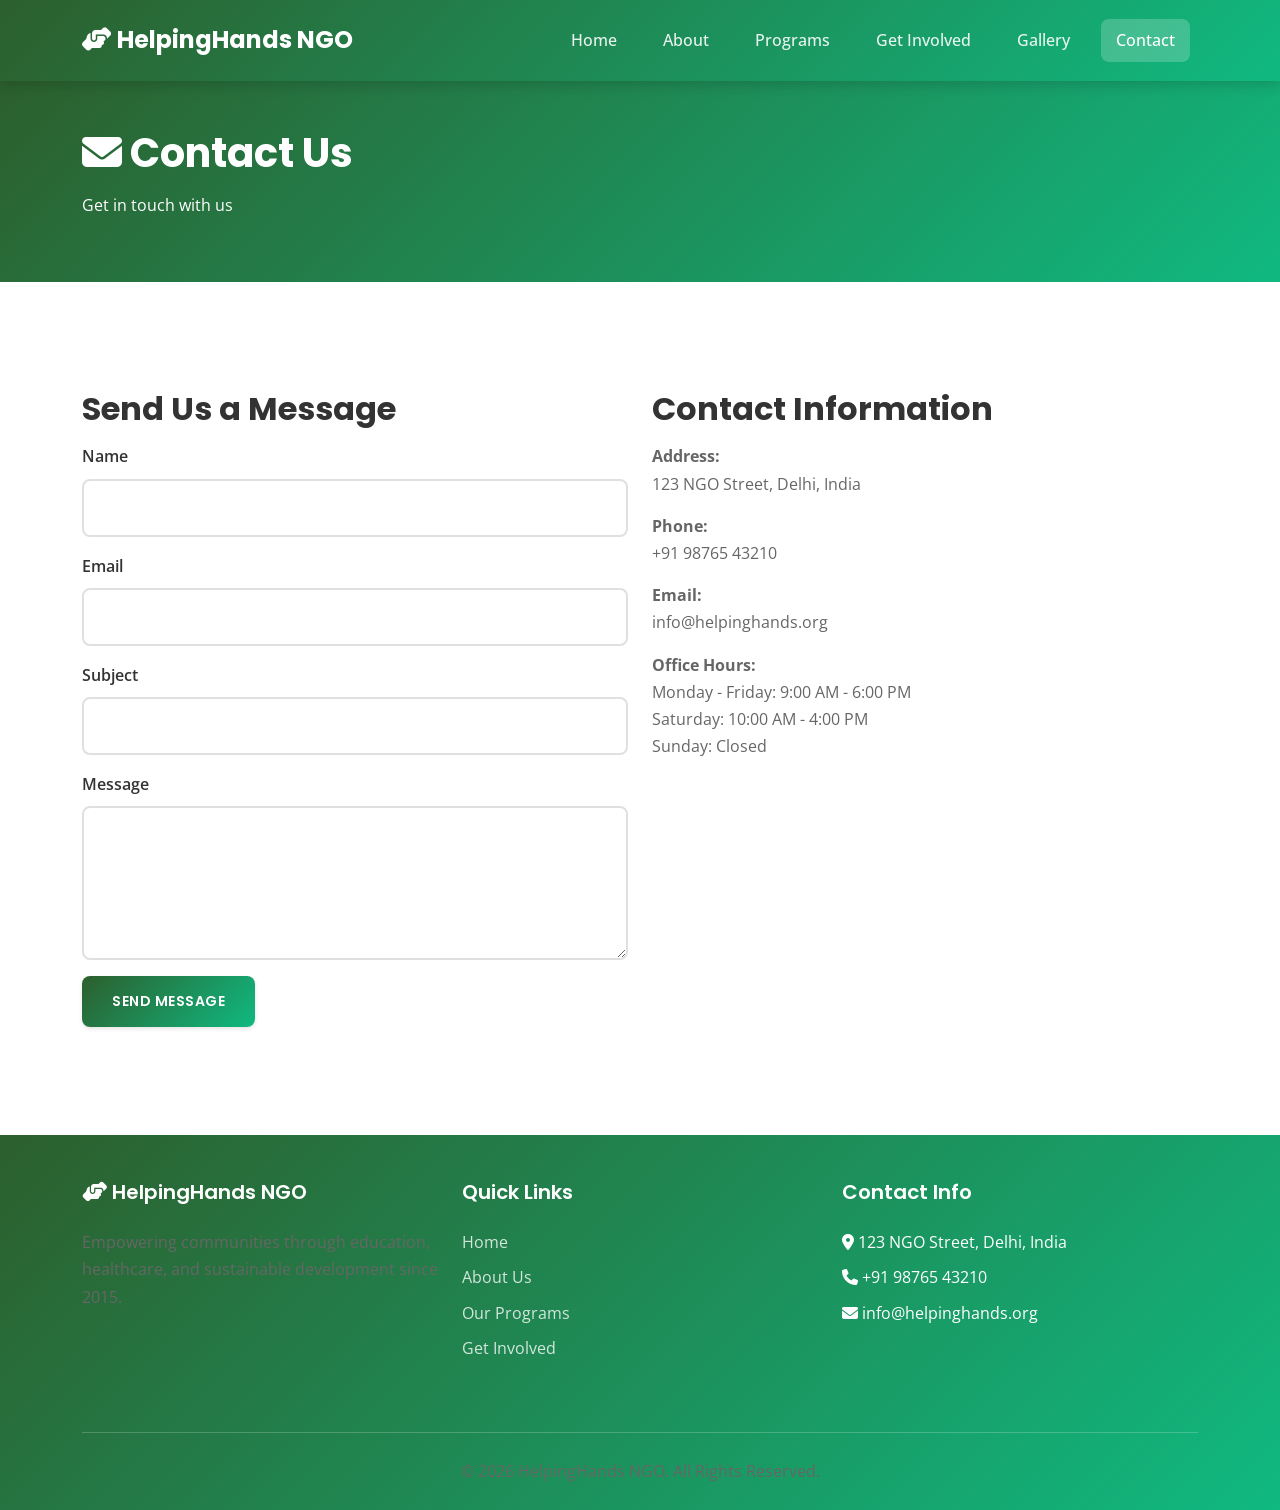
<file: contact.html>
<!DOCTYPE html>
<html lang="en">

<head>
    <meta charset="UTF-8">
    <meta name="viewport" content="width=device-width, initial-scale=1.0">
    <title>Contact Us - HelpingHands NGO</title>
    <link href="https://cdn.jsdelivr.net/npm/bootstrap@5.3.2/dist/css/bootstrap.min.css" rel="stylesheet">
    <link rel="stylesheet" href="https://cdnjs.cloudflare.com/ajax/libs/font-awesome/6.5.1/css/all.min.css">
    <link href="style.css" rel="stylesheet">
</head>

<body>

    <!-- Navbar -->
    <nav class="navbar navbar-expand-lg navbar-dark">
        <div class="container">
            <a class="navbar-brand" href="index.html">
                <i class="fas fa-hands-helping"></i> HelpingHands NGO
            </a>
            <button class="navbar-toggler" type="button" data-bs-toggle="collapse" data-bs-target="#navbarNav">
                <span class="navbar-toggler-icon"></span>
            </button>
            <div class="collapse navbar-collapse" id="navbarNav">
                <ul class="navbar-nav ms-auto">
                    <li class="nav-item"><a class="nav-link" href="index.html">Home</a></li>
                    <li class="nav-item"><a class="nav-link" href="about.html">About</a></li>
                    <li class="nav-item"><a class="nav-link" href="causes.html">Programs</a></li>
                    <li class="nav-item"><a class="nav-link" href="volunteer.html">Get Involved</a></li>
                    <li class="nav-item"><a class="nav-link" href="gallery.html">Gallery</a></li>
                    <li class="nav-item"><a class="nav-link active" href="contact.html">Contact</a></li>
                </ul>
            </div>
        </div>
    </nav>

    <!-- Page Header -->
    <section class="bg-gradient-primary text-white py-5">
        <div class="container">
            <h1 class="text-white"><i class="fas fa-envelope"></i> Contact Us</h1>
            <p class="text-white">Get in touch with us</p>
        </div>
    </section>

    <!-- Contact Section -->
    <section class="container my-5">
        <div class="row">
            <div class="col-md-6">
                <h2>Send Us a Message</h2>
                <form>
                    <div class="mb-3">
                        <label class="form-label">Name</label>
                        <input type="text" class="form-control" required>
                    </div>
                    <div class="mb-3">
                        <label class="form-label">Email</label>
                        <input type="email" class="form-control" required>
                    </div>
                    <div class="mb-3">
                        <label class="form-label">Subject</label>
                        <input type="text" class="form-control" required>
                    </div>
                    <div class="mb-3">
                        <label class="form-label">Message</label>
                        <textarea class="form-control" rows="5" required></textarea>
                    </div>
                    <button type="submit" class="btn btn-primary">Send Message</button>
                </form>
            </div>

            <div class="col-md-6">
                <h2>Contact Information</h2>
                <p><strong>Address:</strong><br>
                    123 NGO Street, Delhi, India</p>

                <p><strong>Phone:</strong><br>
                    +91 98765 43210</p>

                <p><strong>Email:</strong><br>
                    info@helpinghands.org</p>

                <p><strong>Office Hours:</strong><br>
                    Monday - Friday: 9:00 AM - 6:00 PM<br>
                    Saturday: 10:00 AM - 4:00 PM<br>
                    Sunday: Closed</p>
            </div>
        </div>
    </section>

    <!-- Footer -->
    <footer>
        <div class="container">
            <div class="row">
                <div class="col-lg-4 footer-section">
                    <h5 class="footer-title">
                        <i class="fas fa-hands-helping"></i> HelpingHands NGO
                    </h5>
                    <p>
                        Empowering communities through education, healthcare, and sustainable development since 2015.
                    </p>
                </div>
                <div class="col-lg-4 col-md-6 footer-section">
                    <h5 class="footer-title">Quick Links</h5>
                    <ul class="footer-links">
                        <li><a href="index.html">Home</a></li>
                        <li><a href="about.html">About Us</a></li>
                        <li><a href="causes.html">Our Programs</a></li>
                        <li><a href="volunteer.html">Get Involved</a></li>
                    </ul>
                </div>
                <div class="col-lg-4 col-md-6 footer-section">
                    <h5 class="footer-title">Contact Info</h5>
                    <ul class="footer-links">
                        <li><i class="fas fa-map-marker-alt"></i> 123 NGO Street, Delhi, India</li>
                        <li><i class="fas fa-phone"></i> +91 98765 43210</li>
                        <li><i class="fas fa-envelope"></i> info@helpinghands.org</li>
                    </ul>
                </div>
            </div>
            <div class="footer-bottom mt-4">
                <p class="mb-0">
                    © 2026 HelpingHands NGO. All Rights Reserved.
                </p>
            </div>
        </div>
    </footer>

    <script src="https://cdn.jsdelivr.net/npm/bootstrap@5.3.2/dist/js/bootstrap.bundle.min.js"></script>
    <script src="script.js"></script>
</body>

</html>
</file>
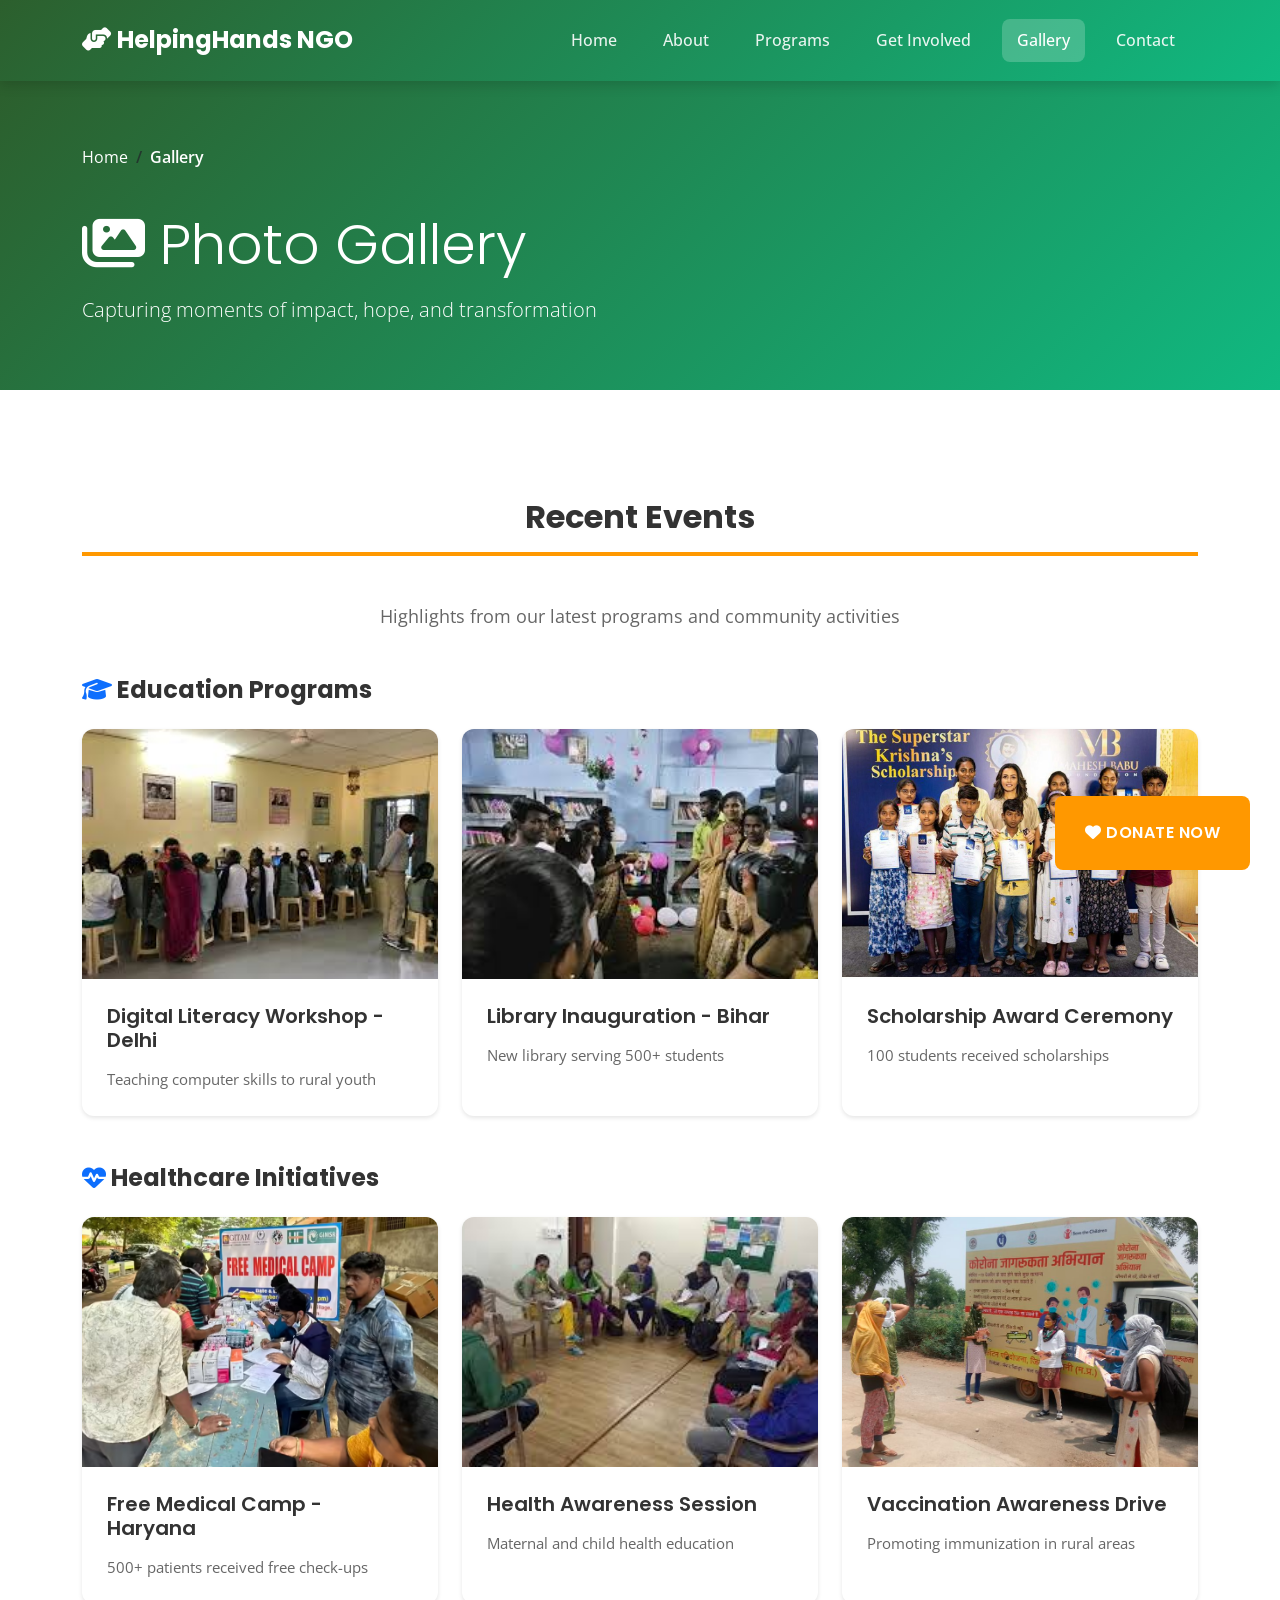
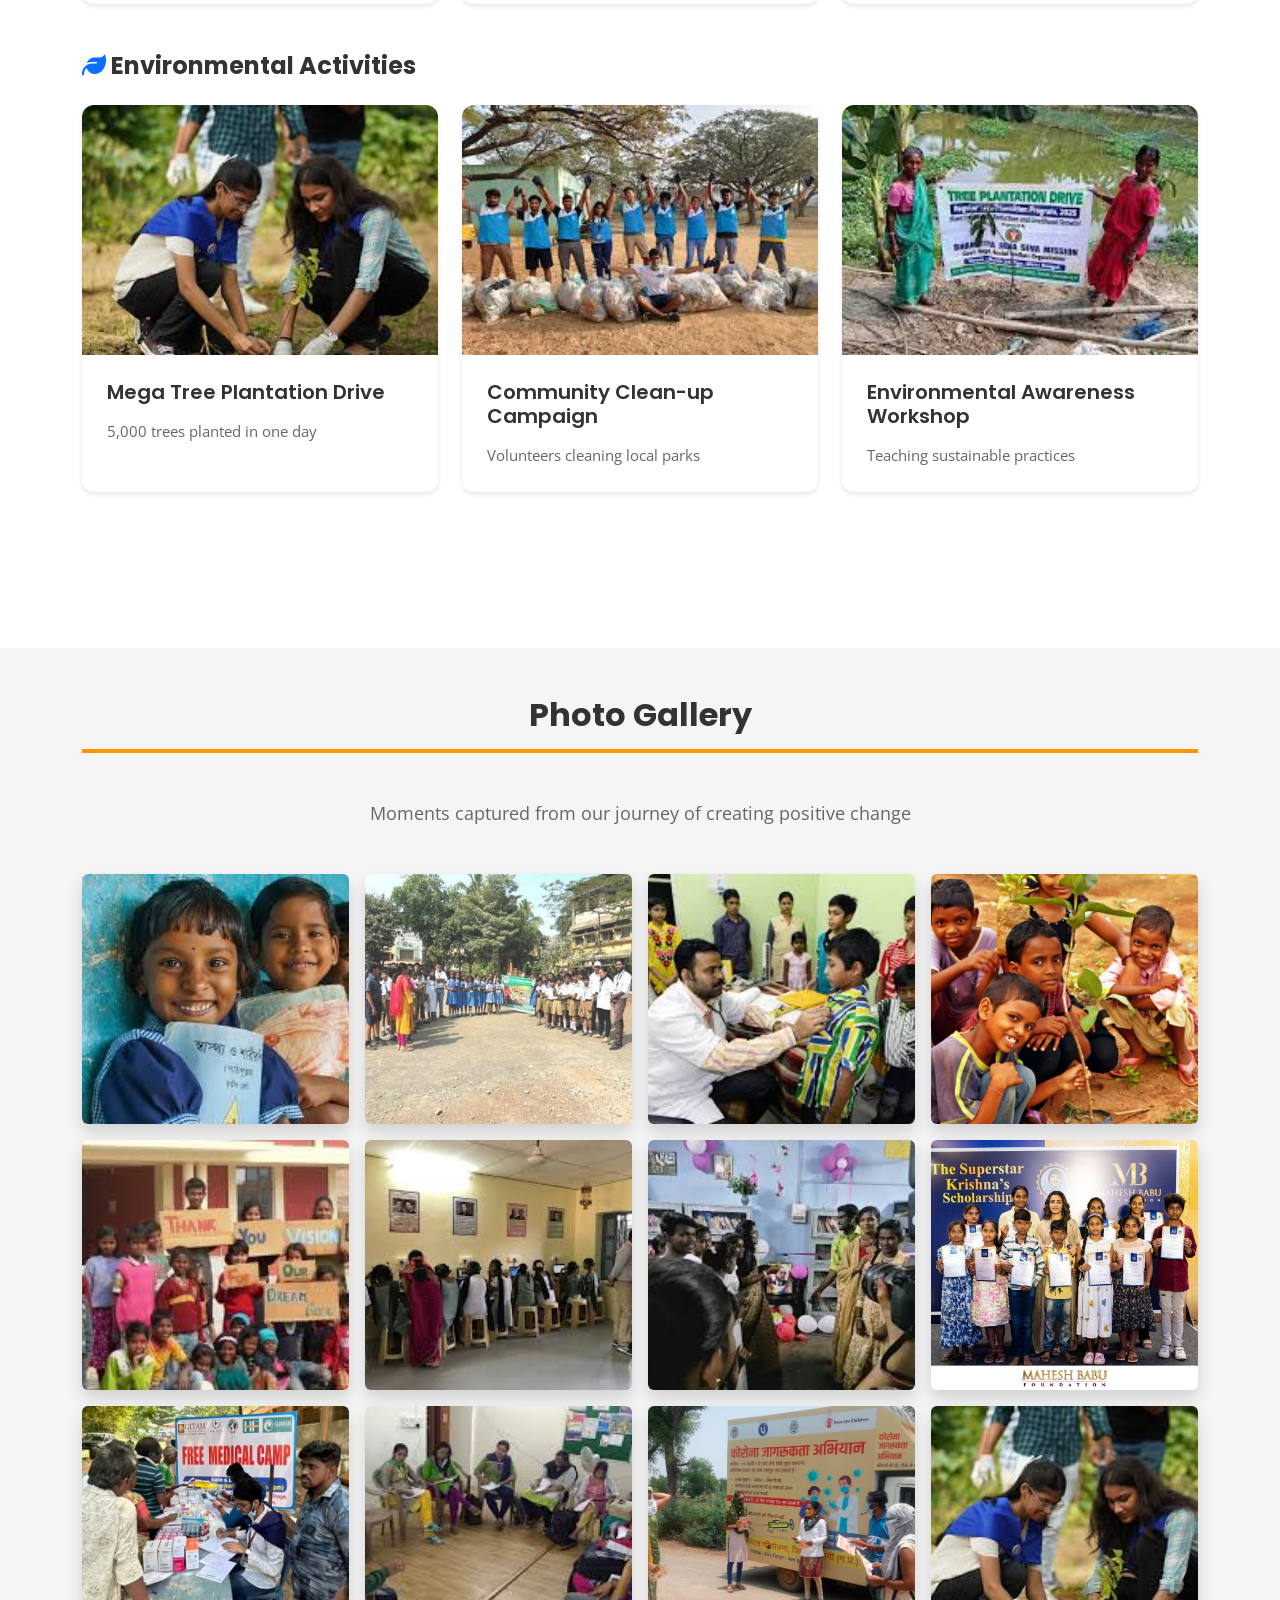
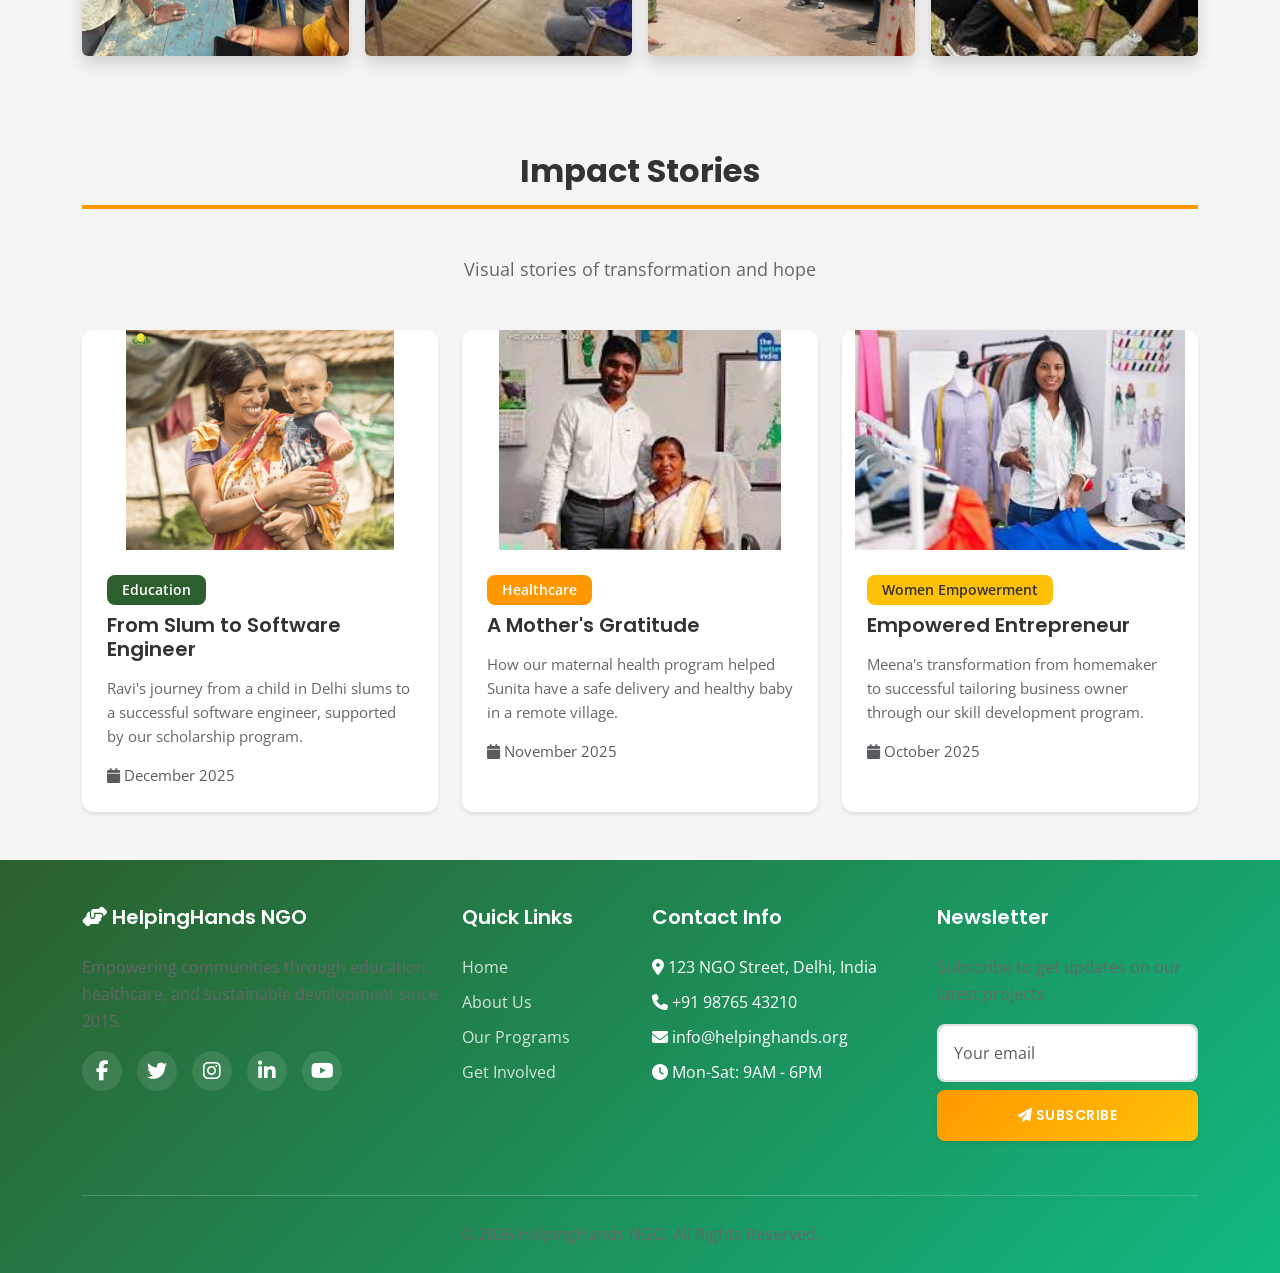
<file: gallery.html>
<!DOCTYPE html>
<html lang="en">

<head>
    <meta charset="UTF-8">
    <meta name="viewport" content="width=device-width, initial-scale=1.0">
    <meta name="description"
        content="View photos and videos from HelpingHands NGO events, programs, and community impact.">
    <title>Gallery - HelpingHands NGO</title>
    <link href="https://cdn.jsdelivr.net/npm/bootstrap@5.3.2/dist/css/bootstrap.min.css" rel="stylesheet">
    <link rel="stylesheet" href="https://cdnjs.cloudflare.com/ajax/libs/font-awesome/6.5.1/css/all.min.css">
    <link href="style.css" rel="stylesheet">
</head>

<body>

    <!-- Navbar -->
    <nav class="navbar navbar-expand-lg navbar-dark">
        <div class="container">
            <a class="navbar-brand" href="index.html">
                <i class="fas fa-hands-helping"></i> HelpingHands NGO
            </a>
            <button class="navbar-toggler" type="button" data-bs-toggle="collapse" data-bs-target="#navbarNav">
                <span class="navbar-toggler-icon"></span>
            </button>
            <div class="collapse navbar-collapse" id="navbarNav">
                <ul class="navbar-nav ms-auto">
                    <li class="nav-item"><a class="nav-link" href="index.html">Home</a></li>
                    <li class="nav-item"><a class="nav-link" href="about.html">About</a></li>
                    <li class="nav-item"><a class="nav-link" href="causes.html">Programs</a></li>
                    <li class="nav-item"><a class="nav-link" href="volunteer.html">Get Involved</a></li>
                    <li class="nav-item"><a class="nav-link active" href="gallery.html">Gallery</a></li>
                    <li class="nav-item"><a class="nav-link" href="contact.html">Contact</a></li>
                </ul>
            </div>
        </div>
    </nav>

    <!-- Page Header -->
    <section class="bg-gradient-primary text-white py-5">
        <div class="container">
            <nav aria-label="breadcrumb">
                <ol class="breadcrumb">
                    <li class="breadcrumb-item"><a href="index.html" class="text-white">Home</a></li>
                    <li class="breadcrumb-item active text-white">Gallery</li>
                </ol>
            </nav>
            <h1 class="display-4 text-white"><i class="fas fa-images"></i> Photo Gallery</h1>
            <p class="lead text-white">Capturing moments of impact, hope, and transformation</p>
        </div>
    </section>

    <!-- Event Gallery Grid -->
    <section class="container my-5">
        <h2 class="section-title">Recent Events</h2>
        <p class="section-subtitle">
            Highlights from our latest programs and community activities
        </p>

        <!-- Education Programs -->
        <div class="mb-5">
            <h4 class="mb-4"><i class="fas fa-graduation-cap text-primary"></i> Education Programs</h4>
            <div class="row g-4">
                <div class="col-lg-4 col-md-6">
                    <div class="card h-100">
                        <img src="images/gallery1.jpg" class="card-img-top" alt="Digital Literacy Class"
                            style="height: 250px; object-fit: cover;">
                        <div class="card-body">
                            <h5 class="card-title">Digital Literacy Workshop - Delhi</h5>
                            <p class="card-text">Teaching computer skills to rural youth</p>
                        </div>
                    </div>
                </div>
                <div class="col-lg-4 col-md-6">
                    <div class="card h-100">
                        <img src="images/gallery2.jpg" class="card-img-top" alt="Library Opening"
                            style="height: 250px; object-fit: cover;">
                        <div class="card-body">
                            <h5 class="card-title">Library Inauguration - Bihar</h5>
                            <p class="card-text">New library serving 500+ students</p>
                        </div>
                    </div>
                </div>
                <div class="col-lg-4 col-md-6">
                    <div class="card h-100">
                        <img src="images/gallery3.jpg" class="card-img-top" alt="Scholarship Distribution"
                            style="height: 250px; object-fit: cover;">
                        <div class="card-body">
                            <h5 class="card-title">Scholarship Award Ceremony</h5>
                            <p class="card-text">100 students received scholarships</p>
                        </div>
                    </div>
                </div>
            </div>
        </div>

        <!-- Healthcare Initiatives -->
        <div class="mb-5">
            <h4 class="mb-4"><i class="fas fa-heartbeat text-primary"></i> Healthcare Initiatives</h4>
            <div class="row g-4">
                <div class="col-lg-4 col-md-6">
                    <div class="card h-100">
                        <img src="images/gallery4.jpg" class="card-img-top" alt="Medical Camp"
                            style="height: 250px; object-fit: cover;">
                        <div class="card-body">
                            <h5 class="card-title">Free Medical Camp - Haryana</h5>
                            <p class="card-text">500+ patients received free check-ups</p>
                        </div>
                    </div>
                </div>
                <div class="col-lg-4 col-md-6">
                    <div class="card h-100">
                        <img src="images/gallery5.jpg" class="card-img-top" alt="Health Awareness"
                            style="height: 250px; object-fit: cover;">
                        <div class="card-body">
                            <h5 class="card-title">Health Awareness Session</h5>
                            <p class="card-text">Maternal and child health education</p>
                        </div>
                    </div>
                </div>
                <div class="col-lg-4 col-md-6">
                    <div class="card h-100">
                        <img src="images/gallery6.jpg" class="card-img-top" alt="Vaccination Drive"
                            style="height: 250px; object-fit: cover;">
                        <div class="card-body">
                            <h5 class="card-title">Vaccination Awareness Drive</h5>
                            <p class="card-text">Promoting immunization in rural areas</p>
                        </div>
                    </div>
                </div>
            </div>
        </div>

        <!-- Environmental Activities -->
        <div class="mb-5">
            <h4 class="mb-4"><i class="fas fa-leaf text-primary"></i> Environmental Activities</h4>
            <div class="row g-4">
                <div class="col-lg-4 col-md-6">
                    <div class="card h-100">
                        <img src="images/gallery7.jpg" class="card-img-top" alt="Tree Plantation"
                            style="height: 250px; object-fit: cover;">
                        <div class="card-body">
                            <h5 class="card-title">Mega Tree Plantation Drive</h5>
                            <p class="card-text">5,000 trees planted in one day</p>
                        </div>
                    </div>
                </div>
                <div class="col-lg-4 col-md-6">
                    <div class="card h-100">
                        <img src="images/gallery8.jpg" class="card-img-top" alt="Clean-up Drive"
                            style="height: 250px; object-fit: cover;">
                        <div class="card-body">
                            <h5 class="card-title">Community Clean-up Campaign</h5>
                            <p class="card-text">Volunteers cleaning local parks</p>
                        </div>
                    </div>
                </div>
                <div class="col-lg-4 col-md-6">
                    <div class="card h-100">
                        <img src="images/gallery9.jpg" class="card-img-top" alt="Awareness Workshop"
                            style="height: 250px; object-fit: cover;">
                        <div class="card-body">
                            <h5 class="card-title">Environmental Awareness Workshop</h5>
                            <p class="card-text">Teaching sustainable practices</p>
                        </div>
                    </div>
                </div>
            </div>
        </div>
    </section>

    <!-- Photo Grid -->
    <section class="bg-light-custom py-5">
        <div class="container">
            <h2 class="section-title">Photo Gallery</h2>
            <p class="section-subtitle">
                Moments captured from our journey of creating positive change
            </p>
            <div class="row g-3">
                <div class="col-lg-3 col-md-4 col-sm-6">
                    <img src="images/gallery10.jpg" class="img-fluid rounded shadow" alt="NGO Event"
                        style="height: 250px; width: 100%; object-fit: cover;">
                </div>
                <div class="col-lg-3 col-md-4 col-sm-6">
                    <img src="images/gallery11.jpg" class="img-fluid rounded shadow" alt="NGO Event"
                        style="height: 250px; width: 100%; object-fit: cover;">
                </div>
                <div class="col-lg-3 col-md-4 col-sm-6">
                    <img src="images/gallery12.jpg" class="img-fluid rounded shadow" alt="NGO Event"
                        style="height: 250px; width: 100%; object-fit: cover;">
                </div>
                <div class="col-lg-3 col-md-4 col-sm-6">
                    <img src="images/gallery13.jpg" class="img-fluid rounded shadow" alt="NGO Event"
                        style="height: 250px; width: 100%; object-fit: cover;">
                </div>
                <div class="col-lg-3 col-md-4 col-sm-6">
                    <img src="images/gallery14.jpg" class="img-fluid rounded shadow" alt="NGO Event"
                        style="height: 250px; width: 100%; object-fit: cover;">
                </div>
                <div class="col-lg-3 col-md-4 col-sm-6">
                    <img src="images/gallery1.jpg" class="img-fluid rounded shadow" alt="NGO Event"
                        style="height: 250px; width: 100%; object-fit: cover;">
                </div>
                <div class="col-lg-3 col-md-4 col-sm-6">
                    <img src="images/gallery2.jpg" class="img-fluid rounded shadow" alt="NGO Event"
                        style="height: 250px; width: 100%; object-fit: cover;">
                </div>
                <div class="col-lg-3 col-md-4 col-sm-6">
                    <img src="images/gallery3.jpg" class="img-fluid rounded shadow" alt="NGO Event"
                        style="height: 250px; width: 100%; object-fit: cover;">
                </div>
                <div class="col-lg-3 col-md-4 col-sm-6">
                    <img src="images/gallery4.jpg" class="img-fluid rounded shadow" alt="NGO Event"
                        style="height: 250px; width: 100%; object-fit: cover;">
                </div>
                <div class="col-lg-3 col-md-4 col-sm-6">
                    <img src="images/gallery5.jpg" class="img-fluid rounded shadow" alt="NGO Event"
                        style="height: 250px; width: 100%; object-fit: cover;">
                </div>
                <div class="col-lg-3 col-md-4 col-sm-6">
                    <img src="images/gallery6.jpg" class="img-fluid rounded shadow" alt="NGO Event"
                        style="height: 250px; width: 100%; object-fit: cover;">
                </div>
                <div class="col-lg-3 col-md-4 col-sm-6">
                    <img src="images/gallery7.jpg" class="img-fluid rounded shadow" alt="NGO Event"
                        style="height: 250px; width: 100%; object-fit: cover;">
                </div>
            </div>
        </div>
    </section>

    <!-- Impact Stories -->
    <section class="bg-light-custom py-5">
        <div class="container">
            <h2 class="section-title">Impact Stories</h2>
            <p class="section-subtitle">
                Visual stories of transformation and hope
            </p>
            <div class="row g-4">
                <div class="col-md-4">
                    <div class="card h-100">
                        <img src="images/gallery15.jpg" class="card-img-top" alt="Success Story">
                        <div class="card-body">
                            <span class="badge badge-primary mb-2">Education</span>
                            <h5 class="card-title">From Slum to Software Engineer</h5>
                            <p class="card-text">
                                Ravi's journey from a child in Delhi slums to a successful software engineer, supported
                                by our scholarship program.
                            </p>
                            <p class="card-text small text-muted">
                                <i class="fas fa-calendar"></i> December 2025
                            </p>
                        </div>
                    </div>
                </div>
                <div class="col-md-4">
                    <div class="card h-100">
                        <img src="images/gallery16.jpg" class="card-img-top" alt="Success Story">
                        <div class="card-body">
                            <span class="badge badge-secondary mb-2">Healthcare</span>
                            <h5 class="card-title">A Mother's Gratitude</h5>
                            <p class="card-text">
                                How our maternal health program helped Sunita have a safe delivery and healthy baby in a
                                remote village.
                            </p>
                            <p class="card-text small text-muted">
                                <i class="fas fa-calendar"></i> November 2025
                            </p>
                        </div>
                    </div>
                </div>
                <div class="col-md-4">
                    <div class="card h-100">
                        <img src="images/gallery17.jpg" class="card-img-top" alt="Success Story">
                        <div class="card-body">
                            <span class="badge badge-new mb-2">Women Empowerment</span>
                            <h5 class="card-title">Empowered Entrepreneur</h5>
                            <p class="card-text">
                                Meena's transformation from homemaker to successful tailoring business owner through our
                                skill development program.
                            </p>
                            <p class="card-text small text-muted">
                                <i class="fas fa-calendar"></i> October 2025
                            </p>
                        </div>
                    </div>
                </div>
            </div>
        </div>
    </section>

    <!-- Footer -->
    <footer>
        <div class="container">
            <div class="row">
                <div class="col-lg-4 footer-section">
                    <h5 class="footer-title">
                        <i class="fas fa-hands-helping"></i> HelpingHands NGO
                    </h5>
                    <p>
                        Empowering communities through education, healthcare, and sustainable development since 2015.
                    </p>
                    <div class="social-icons mt-3">
                        <a href="#" class="social-icon"><i class="fab fa-facebook-f"></i></a>
                        <a href="#" class="social-icon"><i class="fab fa-twitter"></i></a>
                        <a href="#" class="social-icon"><i class="fab fa-instagram"></i></a>
                        <a href="#" class="social-icon"><i class="fab fa-linkedin-in"></i></a>
                        <a href="#" class="social-icon"><i class="fab fa-youtube"></i></a>
                    </div>
                </div>
                <div class="col-lg-2 col-md-6 footer-section">
                    <h5 class="footer-title">Quick Links</h5>
                    <ul class="footer-links">
                        <li><a href="index.html">Home</a></li>
                        <li><a href="about.html">About Us</a></li>
                        <li><a href="causes.html">Our Programs</a></li>
                        <li><a href="volunteer.html">Get Involved</a></li>
                    </ul>
                </div>
                <div class="col-lg-3 col-md-6 footer-section">
                    <h5 class="footer-title">Contact Info</h5>
                    <ul class="footer-links">
                        <li><i class="fas fa-map-marker-alt"></i> 123 NGO Street, Delhi, India</li>
                        <li><i class="fas fa-phone"></i> +91 98765 43210</li>
                        <li><i class="fas fa-envelope"></i> info@helpinghands.org</li>
                        <li><i class="fas fa-clock"></i> Mon-Sat: 9AM - 6PM</li>
                    </ul>
                </div>
                <div class="col-lg-3 footer-section">
                    <h5 class="footer-title">Newsletter</h5>
                    <p>Subscribe to get updates on our latest projects</p>
                    <form class="mt-3">
                        <div class="mb-2">
                            <input type="email" class="form-control" placeholder="Your email" required>
                        </div>
                        <button type="submit" class="btn btn-secondary w-100">
                            <i class="fas fa-paper-plane"></i> Subscribe
                        </button>
                    </form>
                </div>
            </div>
            <div class="footer-bottom mt-4">
                <p class="mb-0">
                    © 2026 HelpingHands NGO. All Rights Reserved.
                </p>
            </div>
        </div>
    </footer>

    <!-- Sticky Donate Button -->
    <div class="sticky-donate">
        <a href="volunteer.html#donate" class="btn">
            <i class="fas fa-heart"></i> Donate Now
        </a>
    </div>

    <!-- Back to Top Button -->
    <div class="back-to-top">
        <i class="fas fa-arrow-up"></i>
    </div>

    <script src="https://cdn.jsdelivr.net/npm/bootstrap@5.3.2/dist/js/bootstrap.bundle.min.js"></script>
    <script src="script.js"></script>
</body>

</html>
</file>
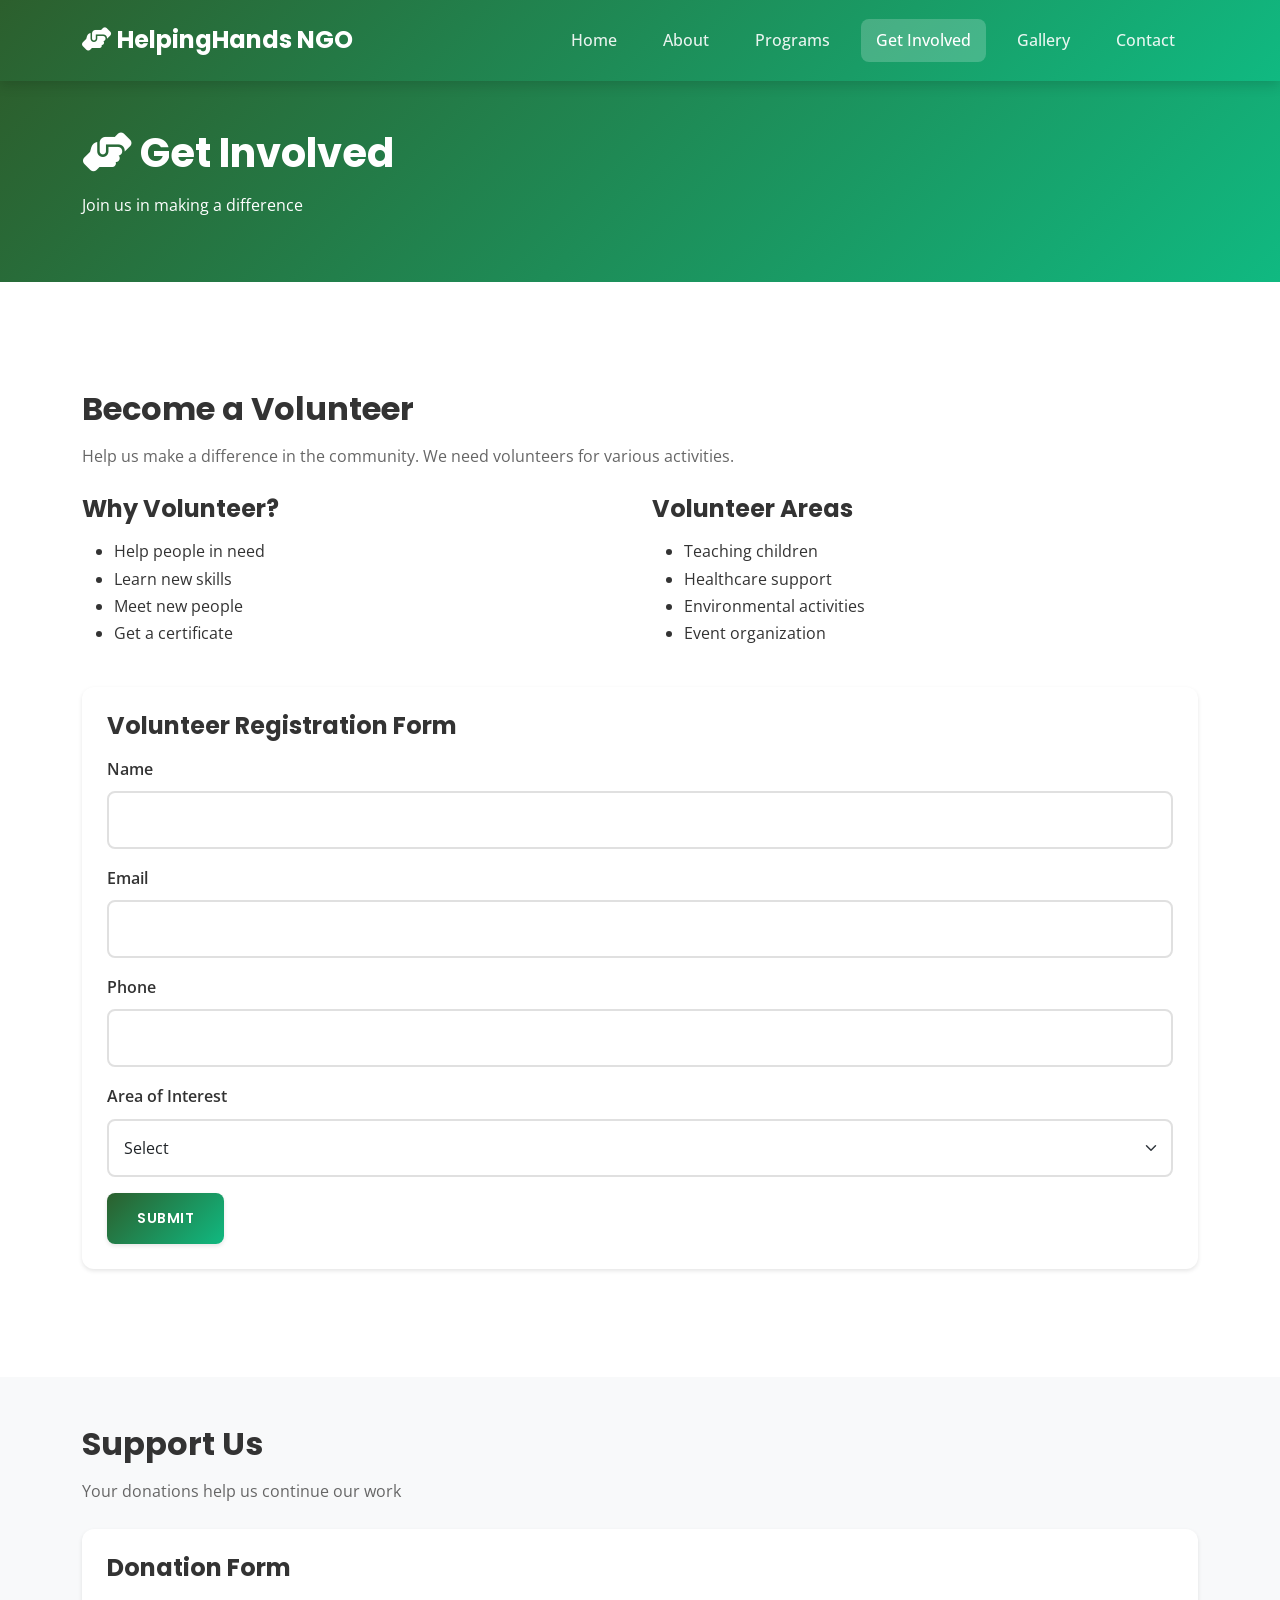
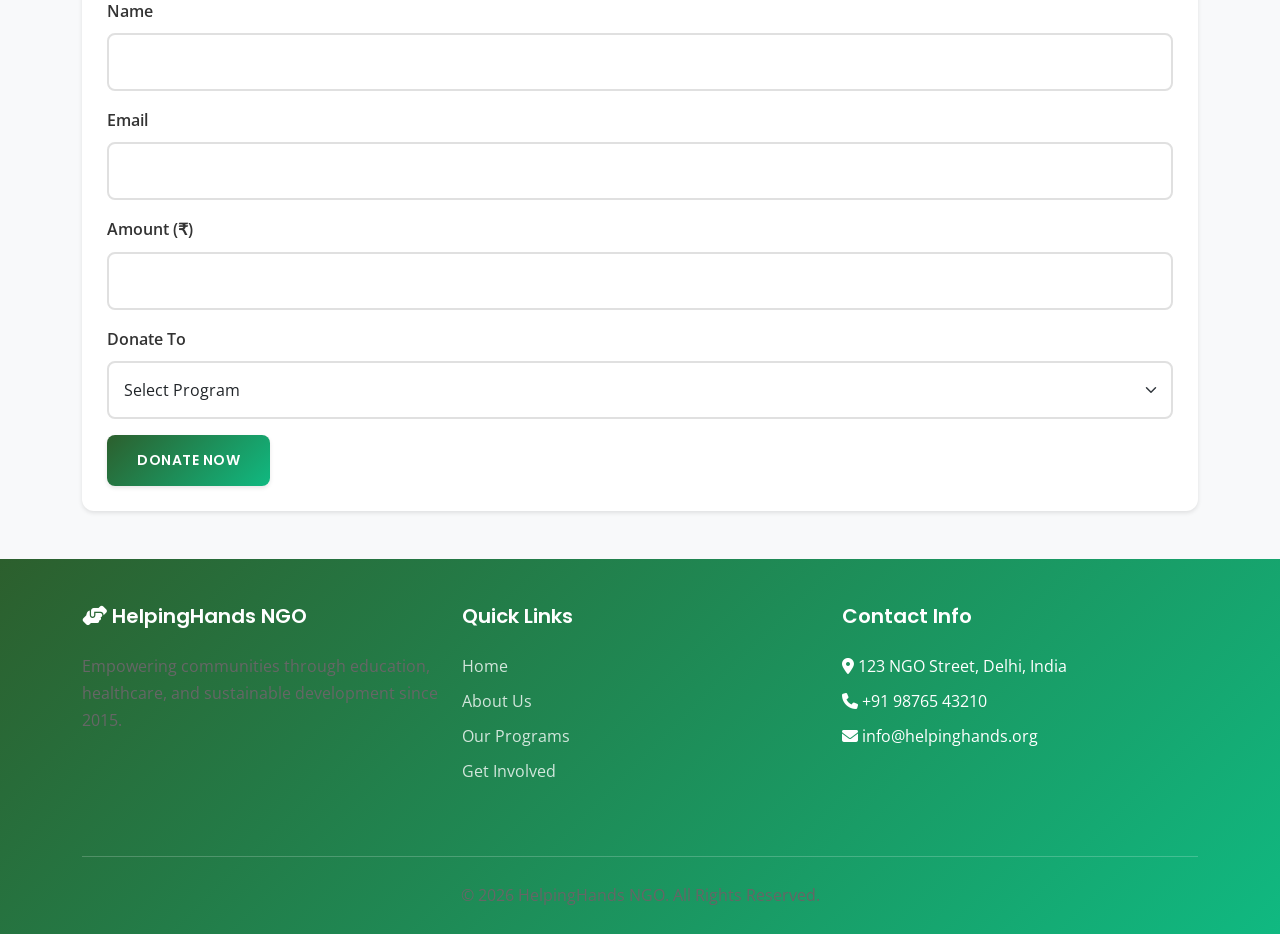
<file: volunteer.html>
<!DOCTYPE html>
<html lang="en">

<head>
    <meta charset="UTF-8">
    <meta name="viewport" content="width=device-width, initial-scale=1.0">
    <title>Get Involved - HelpingHands NGO</title>
    <link href="https://cdn.jsdelivr.net/npm/bootstrap@5.3.2/dist/css/bootstrap.min.css" rel="stylesheet">
    <link rel="stylesheet" href="https://cdnjs.cloudflare.com/ajax/libs/font-awesome/6.5.1/css/all.min.css">
    <link href="style.css" rel="stylesheet">
</head>

<body>

    <!-- Navbar -->
    <nav class="navbar navbar-expand-lg navbar-dark">
        <div class="container">
            <a class="navbar-brand" href="index.html">
                <i class="fas fa-hands-helping"></i> HelpingHands NGO
            </a>
            <button class="navbar-toggler" type="button" data-bs-toggle="collapse" data-bs-target="#navbarNav">
                <span class="navbar-toggler-icon"></span>
            </button>
            <div class="collapse navbar-collapse" id="navbarNav">
                <ul class="navbar-nav ms-auto">
                    <li class="nav-item"><a class="nav-link" href="index.html">Home</a></li>
                    <li class="nav-item"><a class="nav-link" href="about.html">About</a></li>
                    <li class="nav-item"><a class="nav-link" href="causes.html">Programs</a></li>
                    <li class="nav-item"><a class="nav-link active" href="volunteer.html">Get Involved</a></li>
                    <li class="nav-item"><a class="nav-link" href="gallery.html">Gallery</a></li>
                    <li class="nav-item"><a class="nav-link" href="contact.html">Contact</a></li>
                </ul>
            </div>
        </div>
    </nav>

    <!-- Page Header -->
    <section class="bg-gradient-primary text-white py-5">
        <div class="container">
            <h1 class="text-white"><i class="fas fa-hands-helping"></i> Get Involved</h1>
            <p class="text-white">Join us in making a difference</p>
        </div>
    </section>

    <!-- Volunteer Section -->
    <section class="container my-5">
        <h2>Become a Volunteer</h2>
        <p>Help us make a difference in the community. We need volunteers for various activities.</p>

        <div class="row mt-4">
            <div class="col-md-6">
                <h4>Why Volunteer?</h4>
                <ul>
                    <li>Help people in need</li>
                    <li>Learn new skills</li>
                    <li>Meet new people</li>
                    <li>Get a certificate</li>
                </ul>
            </div>
            <div class="col-md-6">
                <h4>Volunteer Areas</h4>
                <ul>
                    <li>Teaching children</li>
                    <li>Healthcare support</li>
                    <li>Environmental activities</li>
                    <li>Event organization</li>
                </ul>
            </div>
        </div>

        <div class="card mt-4">
            <div class="card-body">
                <h4>Volunteer Registration Form</h4>
                <form>
                    <div class="mb-3">
                        <label class="form-label">Name</label>
                        <input type="text" class="form-control" required>
                    </div>
                    <div class="mb-3">
                        <label class="form-label">Email</label>
                        <input type="email" class="form-control" required>
                    </div>
                    <div class="mb-3">
                        <label class="form-label">Phone</label>
                        <input type="tel" class="form-control" required>
                    </div>
                    <div class="mb-3">
                        <label class="form-label">Area of Interest</label>
                        <select class="form-select" required>
                            <option value="">Select</option>
                            <option>Teaching</option>
                            <option>Healthcare</option>
                            <option>Environment</option>
                            <option>Events</option>
                        </select>
                    </div>
                    <button type="submit" class="btn btn-primary">Submit</button>
                </form>
            </div>
        </div>
    </section>

    <!-- Donation Section -->
    <section class="bg-light py-5">
        <div class="container">
            <h2>Support Us</h2>
            <p>Your donations help us continue our work</p>

            <div class="card mt-4">
                <div class="card-body">
                    <h4>Donation Form</h4>
                    <form>
                        <div class="mb-3">
                            <label class="form-label">Name</label>
                            <input type="text" class="form-control" required>
                        </div>
                        <div class="mb-3">
                            <label class="form-label">Email</label>
                            <input type="email" class="form-control" required>
                        </div>
                        <div class="mb-3">
                            <label class="form-label">Amount (₹)</label>
                            <input type="number" class="form-control" required>
                        </div>
                        <div class="mb-3">
                            <label class="form-label">Donate To</label>
                            <select class="form-select" required>
                                <option value="">Select Program</option>
                                <option>Education</option>
                                <option>Healthcare</option>
                                <option>Environment</option>
                                <option>General Fund</option>
                            </select>
                        </div>
                        <button type="submit" class="btn btn-primary">Donate Now</button>
                    </form>
                </div>
            </div>
        </div>
    </section>

    <!-- Footer -->
    <footer>
        <div class="container">
            <div class="row">
                <div class="col-lg-4 footer-section">
                    <h5 class="footer-title">
                        <i class="fas fa-hands-helping"></i> HelpingHands NGO
                    </h5>
                    <p>
                        Empowering communities through education, healthcare, and sustainable development since 2015.
                    </p>
                </div>
                <div class="col-lg-4 col-md-6 footer-section">
                    <h5 class="footer-title">Quick Links</h5>
                    <ul class="footer-links">
                        <li><a href="index.html">Home</a></li>
                        <li><a href="about.html">About Us</a></li>
                        <li><a href="causes.html">Our Programs</a></li>
                        <li><a href="volunteer.html">Get Involved</a></li>
                    </ul>
                </div>
                <div class="col-lg-4 col-md-6 footer-section">
                    <h5 class="footer-title">Contact Info</h5>
                    <ul class="footer-links">
                        <li><i class="fas fa-map-marker-alt"></i> 123 NGO Street, Delhi, India</li>
                        <li><i class="fas fa-phone"></i> +91 98765 43210</li>
                        <li><i class="fas fa-envelope"></i> info@helpinghands.org</li>
                    </ul>
                </div>
            </div>
            <div class="footer-bottom mt-4">
                <p class="mb-0">
                    © 2026 HelpingHands NGO. All Rights Reserved.
                </p>
            </div>
        </div>
    </footer>

    <script src="https://cdn.jsdelivr.net/npm/bootstrap@5.3.2/dist/js/bootstrap.bundle.min.js"></script>
    <script src="script.js"></script>
</body>

</html>
</file>
<file: style.css>
/* Website Styles */

@import url('https://fonts.googleapis.com/css2?family=Poppins:wght@300;400;600;700&family=Open+Sans:wght@300;400;600;700&display=swap');

* {
  margin: 0;
  padding: 0;
  box-sizing: border-box;
}

html {
  scroll-behavior: smooth;
}

body {
  font-family: 'Open Sans', sans-serif;
  color: #333;
  /* dark gray text */
  line-height: 1.7;
  background-color: white;
}

h1,
h2,
h3,
h4,
h5,
h6 {
  font-family: 'Poppins', sans-serif;
  font-weight: bold;
  color: #333;
  margin-bottom: 15px;
}

h1 {
  font-size: 40px;
}

h2 {
  font-size: 32px;
}

h3 {
  font-size: 28px;
}

h4 {
  font-size: 24px;
}

h5 {
  font-size: 20px;
}

h6 {
  font-size: 16px;
}

p {
  margin-bottom: 15px;
  color: #666;
  /* light gray text */
}

a {
  text-decoration: none;
  color: #2C5F2D;
  /* green */
}

a:hover {
  color: #10B981;
  /* light green */
}

img {
  max-width: 100%;
  height: auto;
}

/* Top Menu Bar */
.navbar {
  background: linear-gradient(135deg, #2C5F2D 0%, #10B981 100%) !important;
  /* green gradient */
  box-shadow: 0 4px 12px rgba(0, 0, 0, 0.15);
  /* light shadow */
  padding: 15px 0;
  position: sticky;
  top: 0;
  z-index: 1000;
}

.navbar.scrolled {
  padding: 8px 0;
  box-shadow: 0 8px 24px rgba(0, 0, 0, 0.2);
  /* darker shadow */
}

.navbar-brand {
  font-family: 'Poppins', sans-serif;
  font-size: 24px;
  font-weight: bold;
  color: white !important;
}

.navbar-brand:hover {
  transform: scale(1.05);
}

.nav-link {
  color: rgba(255, 255, 255, 0.9) !important;
  /* almost white */
  font-weight: 500;
  padding: 8px 15px !important;
  margin: 0 8px;
  border-radius: 8px;
}

.nav-link:hover {
  background-color: rgba(255, 255, 255, 0.2);
  /* light white overlay */
  color: white !important;
  transform: translateY(-2px);
}

.nav-link.active {
  background-color: rgba(255, 255, 255, 0.2);
  /* light white overlay */
  color: white !important;
}

/* Image Slider */
.carousel {
  position: relative;
  overflow: hidden;
}

.carousel-item {
  height: 100vh;
  /* full screen height */
  position: relative;
}

.carousel-item img {
  width: 100%;
  height: 100%;
  object-fit: cover;
  /* cover entire area */
  background: linear-gradient(135deg, #1a1a1a 0%, #2d2d2d 100%);
  /* dark gray gradient */
}

.carousel-caption {
  background: rgba(0, 0, 0, 0.6);
  /* dark transparent background */
  padding: 30px;
  border-radius: 12px;
  bottom: 15%;
  left: 50%;
  transform: translateX(-50%);
  max-width: 700px;
  z-index: 2;
}

.carousel-caption h2 {
  font-size: 40px;
  color: white;
  margin-bottom: 15px;
  text-shadow: 2px 2px 4px rgba(0, 0, 0, 0.5);
  /* text shadow */
}

.carousel-caption p {
  font-size: 20px;
  color: rgba(255, 255, 255, 0.95);
  /* almost white */
  margin-bottom: 25px;
}

.carousel-control-prev {
  width: 5%;
  opacity: 0.8;
}

.carousel-control-next {
  width: 5%;
  opacity: 0.8;
}

.carousel-control-prev:hover {
  opacity: 1;
}

.carousel-control-next:hover {
  opacity: 1;
}

.carousel-indicators button {
  width: 12px;
  height: 12px;
  border-radius: 50%;
  margin: 0 8px;
  background-color: #FFC107;
  /* yellow */
  opacity: 0.6;
}

.carousel-indicators button.active {
  opacity: 1;
  transform: scale(1.2);
}

/* Page Sections */
section {
  padding: 60px 0;
}

.section-title {
  text-align: center;
  margin-bottom: 45px;
  padding-bottom: 15px;
  border-bottom: 4px solid #FF9800;
  /* orange bottom line */
}

.section-subtitle {
  text-align: center;
  color: #666;
  /* light gray */
  font-size: 18px;
  max-width: 700px;
  margin: 0 auto 45px;
}

.bg-light-custom {
  background-color: #F5F5F5;
  /* very light gray */
}

.bg-gradient-primary {
  background: linear-gradient(135deg, #2C5F2D 0%, #10B981 100%);
  /* green gradient */
  color: white;
}

.bg-gradient-secondary {
  background: linear-gradient(135deg, #FF9800 0%, #FFC107 100%);
  /* orange to yellow */
  color: white;
}

/* Cards */
.card {
  border: none;
  border-radius: 12px;
  box-shadow: 0 2px 4px rgba(0, 0, 0, 0.1);
  /* light shadow */
  overflow: hidden;
  height: 100%;
  background-color: white;
}

.card:hover {
  transform: translateY(-8px);
  box-shadow: 0 8px 24px rgba(0, 0, 0, 0.2);
  /* darker shadow */
}

.card-img-top {
  height: 220px;
  object-fit: contain;
  background-color: white;
}

.card:hover .card-img-top {
  transform: scale(1.1);
}

.card-body {
  padding: 25px;
}

.card-title {
  font-family: 'Poppins', sans-serif;
  font-size: 20px;
  font-weight: 600;
  color: #333;
  /* dark gray */
  margin-bottom: 15px;
}

.card-text {
  color: #666;
  /* light gray */
  font-size: 15px;
  line-height: 1.6;
}

.card-icon {
  font-size: 48px;
  color: #2C5F2D;
  /* green */
  margin-bottom: 15px;
}

.card:hover .card-icon {
  color: #10B981;
  /* light green */
  transform: scale(1.1);
}

.card-gradient {
  background: linear-gradient(135deg, #2C5F2D 0%, #10B981 100%);
  /* green gradient */
  color: white;
}

.card-gradient .card-title {
  color: white;
}

.card-gradient .card-text {
  color: white;
}

.card-bordered {
  border: 2px solid #2C5F2D;
  /* green border */
}

.card-shadow-hover {
  box-shadow: 0 2px 4px rgba(0, 0, 0, 0.1);
}

.card-shadow-hover:hover {
  box-shadow: 0 12px 40px rgba(0, 0, 0, 0.25);
}

/* Buttons */
.btn {
  font-family: 'Poppins', sans-serif;
  font-weight: 600;
  padding: 15px 30px;
  border-radius: 8px;
  border: none;
  cursor: pointer;
  text-transform: uppercase;
  letter-spacing: 0.5px;
  font-size: 14px;
}

.btn-primary {
  background: linear-gradient(135deg, #2C5F2D 0%, #10B981 100%);
  /* green gradient */
  color: white;
  box-shadow: 0 2px 4px rgba(0, 0, 0, 0.1);
}

.btn-primary:hover {
  background: #1e4620;
  /* dark green */
  transform: translateY(-2px);
  box-shadow: 0 4px 12px rgba(0, 0, 0, 0.15);
}

.btn-secondary {
  background: linear-gradient(135deg, #FF9800 0%, #FFC107 100%);
  /* orange to yellow */
  color: white;
  box-shadow: 0 2px 4px rgba(0, 0, 0, 0.1);
}

.btn-secondary:hover {
  background: #F57C00;
  /* dark orange */
  transform: translateY(-2px);
  box-shadow: 0 4px 12px rgba(0, 0, 0, 0.15);
}

.btn-outline-primary {
  border: 2px solid #2C5F2D;
  /* green border */
  color: #2C5F2D;
  /* green text */
  background: transparent;
}

.btn-outline-primary:hover {
  background: #2C5F2D;
  /* green background */
  color: white;
  transform: translateY(-2px);
}

.btn-lg {
  padding: 25px 45px;
  font-size: 16px;
}

.btn-sm {
  padding: 8px 15px;
  font-size: 14px;
}

/* Number Stats */
.stats-section {
  background: linear-gradient(135deg, #2C5F2D 0%, #10B981 100%);
  /* green gradient */
  color: white;
  padding: 60px 0;
}

.stat-card {
  text-align: center;
  padding: 30px;
  background: rgba(255, 255, 255, 0.1);
  /* light white overlay */
  border-radius: 12px;
}

.stat-card:hover {
  background: rgba(255, 255, 255, 0.2);
  /* lighter white overlay */
  transform: translateY(-5px);
}

.stat-icon {
  font-size: 48px;
  color: #FFC107;
  /* yellow */
  margin-bottom: 15px;
}

.stat-number {
  font-size: 48px;
  font-weight: bold;
  color: white;
  font-family: 'Poppins', sans-serif;
  margin-bottom: 8px;
}

.stat-label {
  font-size: 18px;
  color: rgba(255, 255, 255, 0.9);
  /* almost white */
  font-weight: 500;
}

/* Input Forms */
.form-control {
  border: 2px solid #E0E0E0;
  /* light gray border */
  border-radius: 8px;
  padding: 15px;
  font-family: 'Open Sans', sans-serif;
  background-color: white;
}

.form-select {
  border: 2px solid #E0E0E0;
  /* light gray border */
  border-radius: 8px;
  padding: 15px;
  font-family: 'Open Sans', sans-serif;
  background-color: white;
}

.form-control:focus {
  border-color: #2C5F2D;
  /* green border */
  box-shadow: 0 0 0 3px rgba(44, 95, 45, 0.25);
  /* green glow */
  outline: none;
}

.form-select:focus {
  border-color: #2C5F2D;
  /* green border */
  box-shadow: 0 0 0 3px rgba(44, 95, 45, 0.25);
  /* green glow */
  outline: none;
}

.form-label {
  font-weight: 600;
  color: #333;
  /* dark gray */
  margin-bottom: 8px;
}

.form-group {
  margin-bottom: 25px;
}

.invalid-feedback {
  color: #dc3545;
  /* red */
  font-size: 14px;
  margin-top: 8px;
}

.valid-feedback {
  color: #28a745;
  /* green */
  font-size: 14px;
  margin-top: 8px;
}

/* Timeline - Simplified */
.timeline {
  padding: 30px 0;
}

.timeline-item {
  margin-bottom: 45px;
  padding-left: 30px;
  border-left: 3px solid #2C5F2D;
  /* green left border */
}

.timeline-content {
  background: white;
  padding: 25px;
  border-radius: 12px;
  box-shadow: 0 2px 4px rgba(0, 0, 0, 0.1);
}

/* Stories */
.story-box {
  background: #F5F5F5;
  /* very light gray */
  padding: 45px;
  border-radius: 12px;
  text-align: center;
  box-shadow: 0 2px 4px rgba(0, 0, 0, 0.1);
  min-height: 250px;
}

.story-quote {
  color: #333;
  /* dark gray */
  margin-bottom: 30px;
  font-size: 18px;
  line-height: 1.8;
  font-style: italic;
}

.person-name {
  font-weight: 600;
  color: #2C5F2D;
  /* green */
  font-size: 18px;
  margin-bottom: 0;
}

/* Stories Carousel Controls */
#storySlider .carousel-control-prev,
#storySlider .carousel-control-next {
  width: 5%;
  opacity: 0.8;
}

#storySlider .carousel-control-prev:hover,
#storySlider .carousel-control-next:hover {
  opacity: 1;
}

#storySlider .carousel-control-prev-icon,
#storySlider .carousel-control-next-icon {
  filter: invert(30%);
  /* makes white arrows grey/dark */
}

#storySlider .carousel-indicators {
  margin-bottom: -30px;
}

#storySlider .carousel-indicators button {
  background-color: #2C5F2D;
  width: 12px;
  height: 12px;
  border-radius: 50%;
  opacity: 0.6;
}

#storySlider .carousel-indicators button.active {
  opacity: 1;
  transform: scale(1.2);
}


/* Team Photos - Circular */
.testimonial-img {
  width: 150px;
  height: 150px;
  border-radius: 50%;
  /* makes it circular */
  object-fit: cover;
  margin: 0 auto;
  border: 4px solid #2C5F2D;
  /* green border */
  box-shadow: 0 4px 12px rgba(0, 0, 0, 0.15);
}

/* Achievement Boxes */
.milestone-item {
  display: flex;
  gap: 25px;
  background: white;
  padding: 25px;
  border-radius: 12px;
  box-shadow: 0 2px 4px rgba(0, 0, 0, 0.1);
  margin-bottom: 15px;
}

.milestone-item:hover {
  transform: translateX(5px);
  box-shadow: 0 4px 12px rgba(0, 0, 0, 0.15);
}

.milestone-icon {
  width: 60px;
  height: 60px;
  background: linear-gradient(135deg, #2C5F2D 0%, #10B981 100%);
  /* green gradient */
  border-radius: 12px;
  display: flex;
  align-items: center;
  justify-content: center;
  color: white;
  font-size: 24px;
}

.milestone-item:hover .milestone-icon {
  background: linear-gradient(135deg, #FF9800 0%, #FFC107 100%);
  /* orange to yellow */
  transform: rotate(5deg) scale(1.05);
}

.milestone-content {
  flex: 1;
}

.milestone-content h5 {
  font-family: 'Poppins', sans-serif;
  font-size: 18px;
  font-weight: 600;
  color: #2C5F2D;
  /* green */
  margin-bottom: 8px;
}

.milestone-content p {
  color: #666;
  /* light gray */
  font-size: 15px;
  margin-bottom: 0;
  line-height: 1.6;
}

/* Bottom Footer */
footer {
  background: linear-gradient(135deg, #2C5F2D 0%, #10B981 100%);
  /* green gradient */
  color: white;
  padding: 45px 0 25px;
}

.footer-section {
  margin-bottom: 30px;
}

.footer-title {
  font-family: 'Poppins', sans-serif;
  font-size: 20px;
  font-weight: 600;
  margin-bottom: 25px;
  color: white;
}

.footer-links {
  list-style: none;
  padding: 0;
}

.footer-links li {
  margin-bottom: 8px;
}

.footer-links a {
  color: rgba(255, 255, 255, 0.8);
  /* light white */
  display: inline-block;
}

.footer-links a:hover {
  color: white;
  transform: translateX(5px);
}

.social-icons {
  display: flex;
  gap: 15px;
  flex-wrap: wrap;
}

.social-icon {
  width: 40px;
  height: 40px;
  background: rgba(255, 255, 255, 0.1);
  /* light white overlay */
  border-radius: 50%;
  display: flex;
  align-items: center;
  justify-content: center;
  color: white;
  font-size: 20px;
}

.social-icon:hover {
  background: #FFC107;
  /* yellow */
  transform: translateY(-3px);
  color: #333;
  /* dark gray */
}

.footer-bottom {
  border-top: 1px solid rgba(255, 255, 255, 0.2);
  padding-top: 25px;
  margin-top: 30px;
  text-align: center;
  color: rgba(255, 255, 255, 0.8);
}

/* Donate Button */
.sticky-donate {
  position: fixed;
  bottom: 30px;
  right: 30px;
  z-index: 999;
}

.sticky-donate .btn {
  padding: 25px 30px;
  font-size: 16px;
  background: #FF9800;
  /* orange */
  color: white;
  border-radius: 8px;
}

.sticky-donate .btn:hover {
  background: #F57C00;
  /* dark orange */
}

/* Back to Top */
.back-to-top {
  position: fixed;
  bottom: 30px;
  left: 30px;
  width: 50px;
  height: 50px;
  background: #2C5F2D;
  /* green */
  color: white;
  border-radius: 50%;
  display: none;
  align-items: center;
  justify-content: center;
  font-size: 24px;
  cursor: pointer;
  z-index: 998;
  box-shadow: 0 8px 24px rgba(0, 0, 0, 0.2);
}

.back-to-top:hover {
  background: #10B981;
  /* light green */
  transform: translateY(-5px);
}

.back-to-top.show {
  display: flex;
}

/* Page Path */
.breadcrumb {
  background: transparent;
  padding: 15px 0;
  margin-bottom: 25px;
}

.breadcrumb-item {
  color: #666;
  /* light gray */
}

.breadcrumb-item.active {
  color: #2C5F2D;
  /* green */
  font-weight: 600;
}

/* Dropdown Boxes */
.accordion-button {
  font-family: 'Poppins', sans-serif;
  font-weight: 600;
  color: #333;
  /* dark gray */
  background-color: #F5F5F5;
  /* very light gray */
  border: none;
  padding: 25px;
}

.accordion-button.collapsed {
  background-color: #F5F5F5;
  /* very light gray */
  color: #333;
  /* dark gray */
}

.accordion-button:not(.collapsed) {
  background-color: #2C5F2D;
  /* green */
  color: white;
  box-shadow: none;
}

.accordion-button:focus {
  box-shadow: none;
  border-color: #2C5F2D;
  /* green */
}

.accordion-body {
  padding: 25px;
  color: #666;
  /* light gray */
  line-height: 1.7;
}

/* Loading Bar */
.progress {
  height: 25px;
  border-radius: 8px;
  background-color: #F5F5F5;
  /* very light gray */
  overflow: hidden;
}

.progress-bar {
  background: linear-gradient(135deg, #2C5F2D 0%, #10B981 100%);
  /* green gradient */
  font-weight: 600;
  display: flex;
  align-items: center;
  justify-content: center;
}

/* Tags */
.badge {
  padding: 8px 15px;
  border-radius: 8px;
  font-weight: 600;
  font-size: 14px;
}

.badge-primary {
  background: #2C5F2D;
  /* green */
  color: white;
}

.badge-secondary {
  background: #FF9800;
  /* orange */
  color: white;
}

.badge-new {
  background: #FFC107;
  /* yellow */
  color: #333;
  /* dark gray */
}

/* Animations */
@keyframes fadeInUp {
  from {
    opacity: 0;
    transform: translateX(-50%) translateY(30px);
  }

  to {
    opacity: 1;
    transform: translateX(-50%) translateY(0);
  }
}

@keyframes pulse {
  0% {
    transform: scale(1);
  }

  50% {
    transform: scale(1.05);
  }

  100% {
    transform: scale(1);
  }
}

@keyframes slideInLeft {
  from {
    opacity: 0;
    transform: translateX(-50px);
  }

  to {
    opacity: 1;
    transform: translateX(0);
  }
}

@keyframes slideInRight {
  from {
    opacity: 0;
    transform: translateX(50px);
  }

  to {
    opacity: 1;
    transform: translateX(0);
  }
}

.fade-in-up {
  animation: fadeInUp 0.8s ease;
}

.slide-in-left {
  animation: slideInLeft 0.8s ease;
}

.slide-in-right {
  animation: slideInRight 0.8s ease;
}

/* Extra Styles */
.text-gradient {
  background: linear-gradient(135deg, #2C5F2D 0%, #10B981 100%);
  /* green gradient */
  -webkit-background-clip: text;
  -webkit-text-fill-color: transparent;
  background-clip: text;
}

.overlay-dark {
  position: relative;
}

.img-hover-zoom {
  overflow: hidden;
}

.img-hover-zoom img {
  transition: 0.5s ease;
}

.img-hover-zoom:hover img {
  transform: scale(1.1);
}

/* Mobile Phone Styles */
@media (max-width: 992px) {
  h1 {
    font-size: 32px;
  }

  h2 {
    font-size: 28px;
  }

  h3 {
    font-size: 24px;
  }

  .carousel-item {
    height: 400px;
  }

  .carousel-caption h2 {
    font-size: 28px;
  }

  .carousel-caption p {
    font-size: 16px;
  }

  .stat-number {
    font-size: 40px;
  }
}

@media (max-width: 768px) {
  h1 {
    font-size: 28px;
  }

  h2 {
    font-size: 24px;
  }

  .carousel-item {
    height: 350px;
  }

  .carousel-caption {
    padding: 25px;
    bottom: 10%;
  }

  .carousel-caption h2 {
    font-size: 24px;
  }

  .carousel-caption p {
    font-size: 14px;
  }

  .sticky-donate {
    bottom: 20px;
    right: 20px;
  }

  .sticky-donate .btn {
    padding: 15px 25px;
    font-size: 14px;
  }

  .back-to-top {
    bottom: 20px;
    left: 20px;
    width: 45px;
    height: 45px;
  }

  .stat-number {
    font-size: 32px;
  }

  .stat-icon {
    font-size: 40px;
  }
}

@media (max-width: 576px) {
  .carousel-item {
    height: 300px;
  }

  .carousel-caption h2 {
    font-size: 20px;
  }

  .carousel-caption p {
    font-size: 14px;
  }

  .btn {
    padding: 8px 25px;
    font-size: 14px;
  }

  .nav-link {
    margin: 8px 0;
  }
}
</file>
